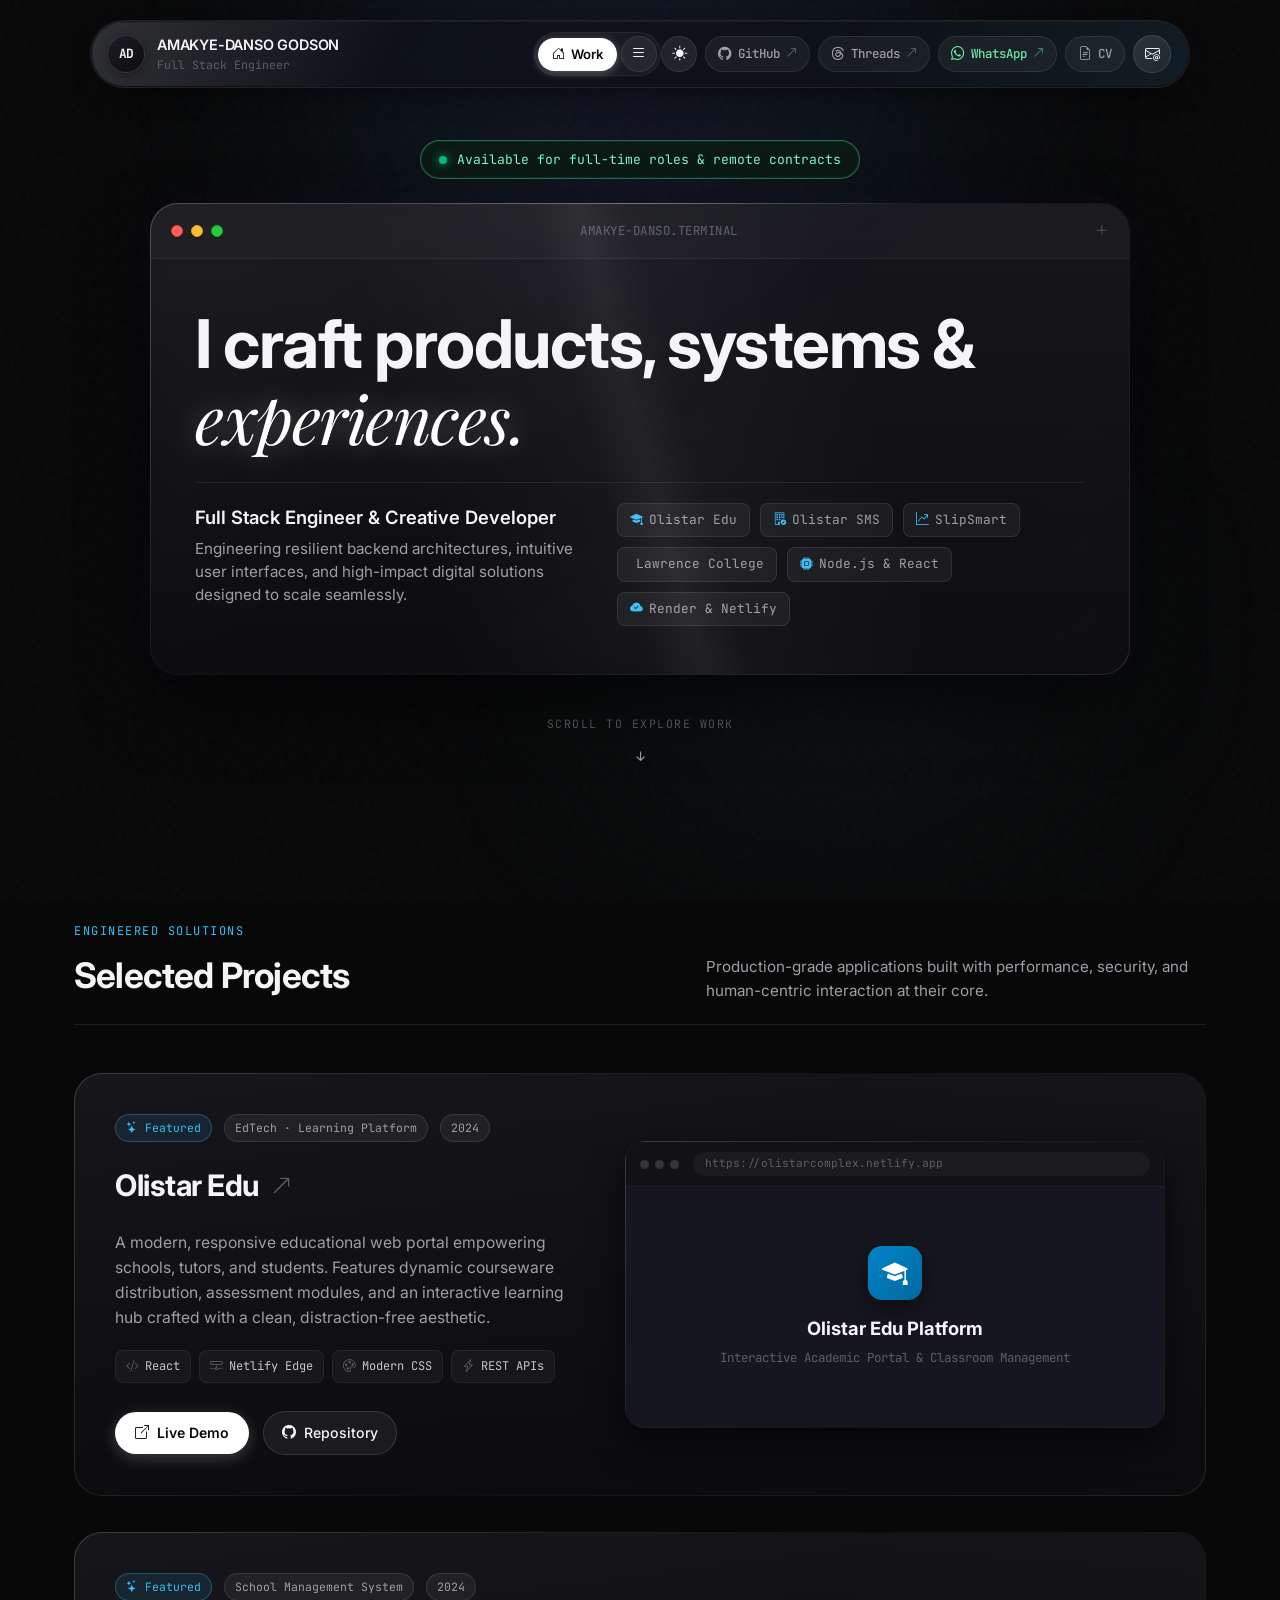
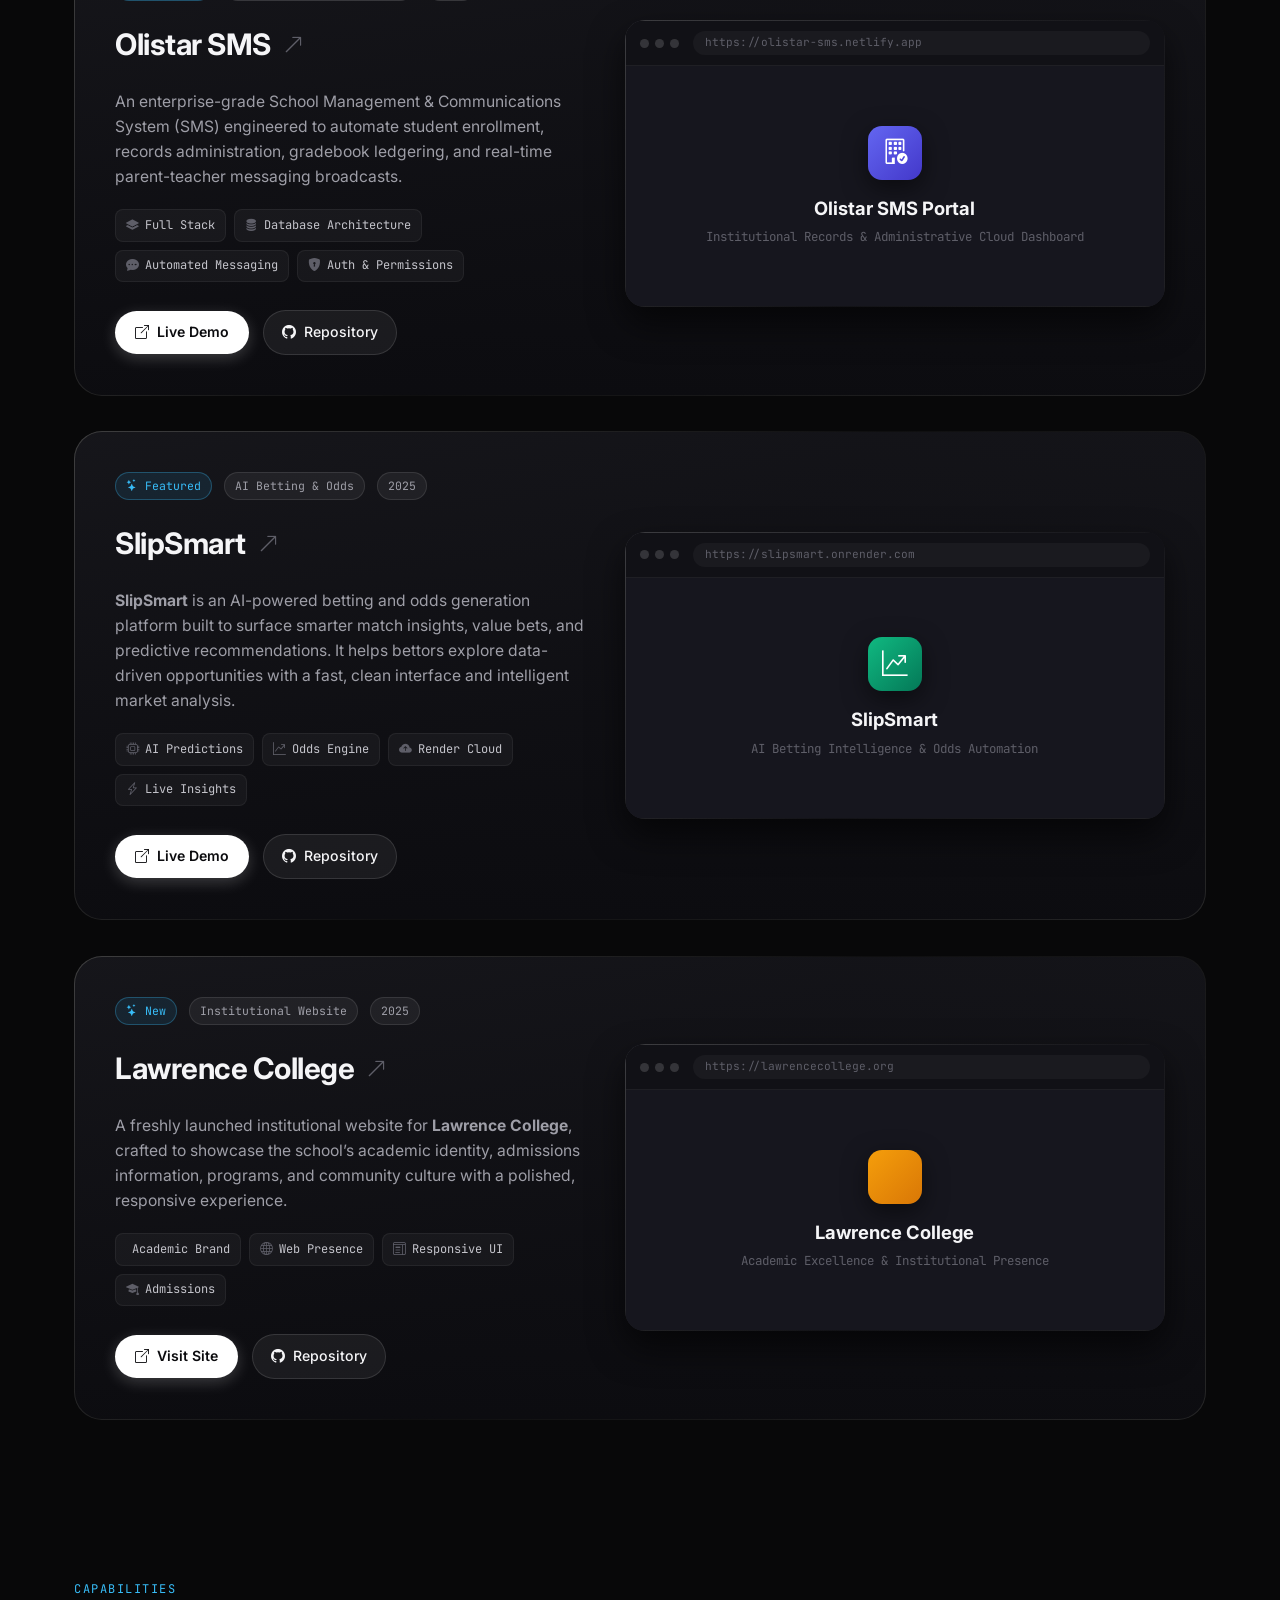
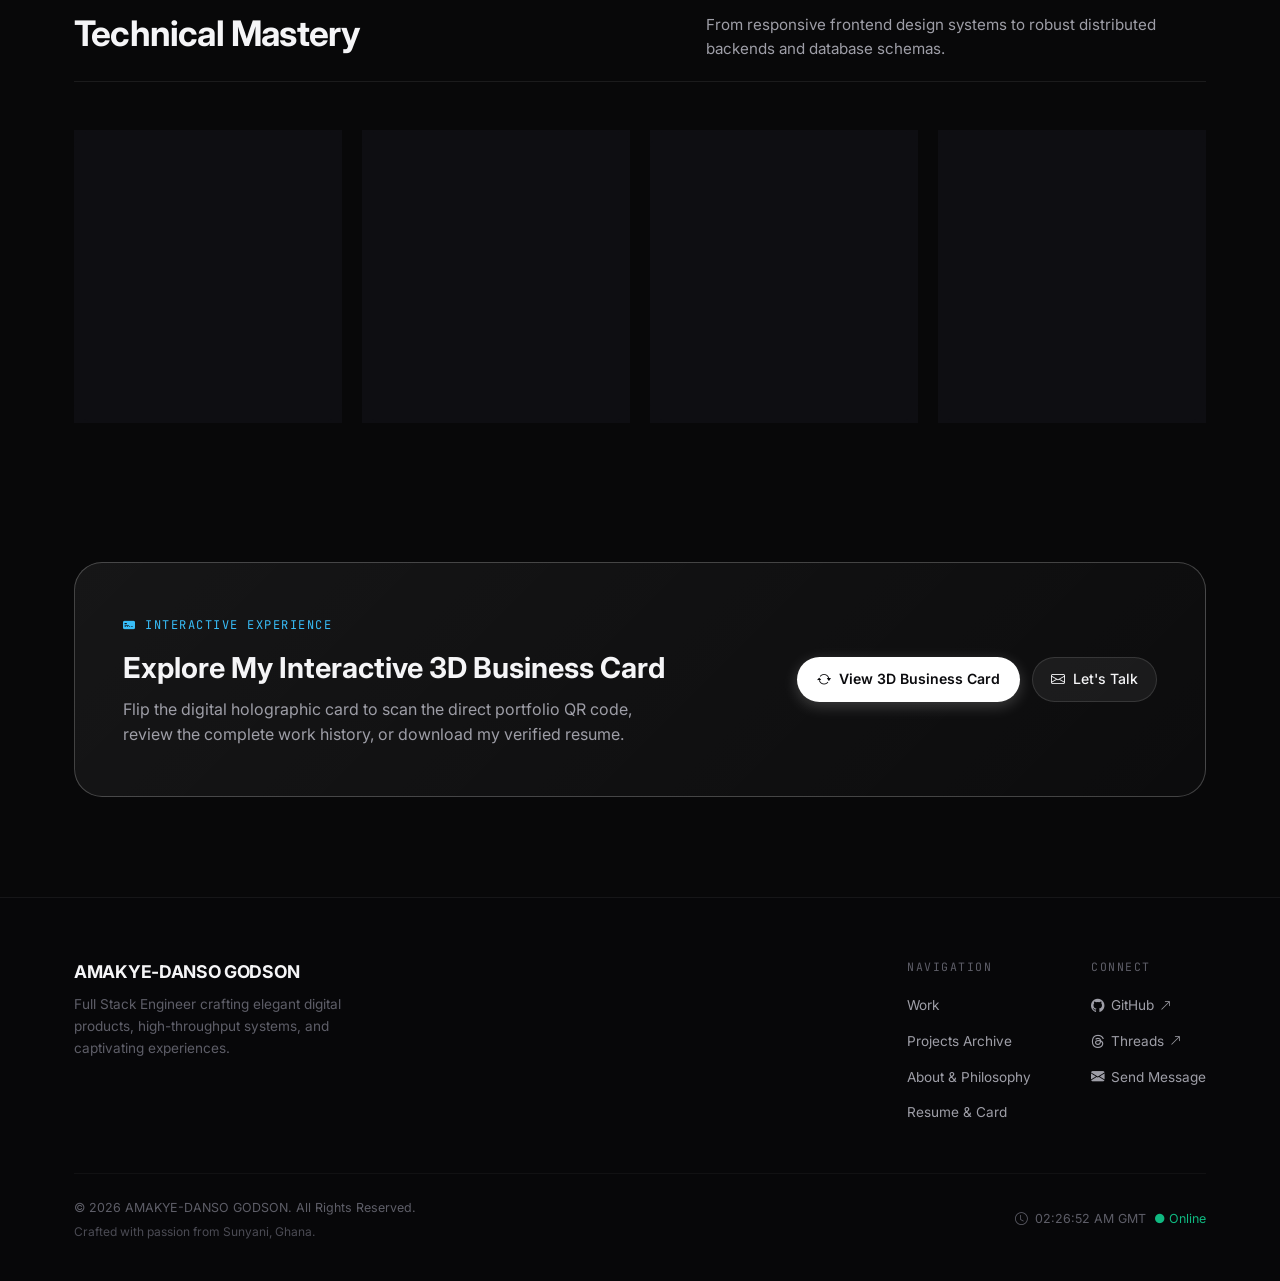
<file: index.html>
<!DOCTYPE html>
<html lang="en">
<head>
  <meta charset="UTF-8">
  <meta name="viewport" content="width=device-width, initial-scale=1.0">
  <title>AMAKYE-DANSO GODSON — Full Stack Engineer & Creative Developer</title>
  <meta name="description" content="Portfolio of Amakye-Danso Godson, Full Stack Engineer & Creative Developer. Explore featured projects: Olistar Edu, Olistar SMS, SlipSmart, Lawrence College, and scalable web solutions.">

  
  <link rel="stylesheet" href="https://cdn.jsdelivr.net/npm/bootstrap-icons@1.11.3/font/bootstrap-icons.min.css">

  
  <link rel="stylesheet" href="css/style.css">
</head>
<body>

  
  <div class="bg-ambient">
    <div class="ambient-gradient-top"></div>
    <div class="ambient-gradient-bottom"></div>
  </div>
  <div class="bg-noise"></div>

  <div class="site-wrapper">

    
    <header class="nav-fixed-container">
      <nav class="nav-bar">
        
        <a href="index.html" class="nav-left">
          <div class="nav-logo-badge">AD</div>
          <div class="nav-author-info">
            <span class="nav-author-name">AMAKYE-DANSO GODSON</span>
            <span class="nav-author-title">Full Stack Engineer</span>
          </div>
        </a>

        
        <div class="nav-center">
          <div class="nav-pill-wrapper">
            <a href="index.html" class="nav-link active"><i class="bi bi-house-door"></i> Work</a>
            <button type="button" class="desktop-menu-toggle" id="desktopMenuBtn" aria-label="Open more navigation" aria-expanded="false">
              <i class="bi bi-list"></i>
            </button>
            <div class="desktop-nav-dropdown" id="desktopNavDropdown" role="menu" aria-label="More navigation">
              <a href="projects.html" class="desktop-nav-item"><i class="bi bi-grid-fill"></i> Projects</a>
              <a href="about.html" class="desktop-nav-item"><i class="bi bi-person-fill"></i> About</a>
              <a href="resume.html" class="desktop-nav-item"><i class="bi bi-file-earmark-person"></i> Resume</a>
              <a href="contact.html" class="desktop-nav-item"><i class="bi bi-chat-left-dots"></i> Contact</a>
            </div>
          </div>
        </div>

        
        <div class="nav-right">
          <button type="button" class="theme-toggle-btn" id="themeToggleBtn" title="Toggle Light/Dark Theme" aria-label="Toggle Light/Dark Theme">
            <i class="bi bi-sun-fill"></i>
          </button>
          <a href="https://github.com/mizzlebankai" target="_blank" rel="noopener noreferrer" class="nav-chip" title="GitHub Profile">
            <i class="bi bi-github"></i>
            <span>GitHub</span>
            <i class="bi bi-arrow-up-right external-icon"></i>
          </a>
          <a href="https://www.threads.net/@godson.ad" target="_blank" rel="noopener noreferrer" class="nav-chip" title="Threads Profile">
            <i class="bi bi-threads"></i>
            <span>Threads</span>
            <i class="bi bi-arrow-up-right external-icon"></i>
          </a>
          <a href="https://wa.me/233257933174" target="_blank" rel="noopener noreferrer" class="nav-chip whatsapp-chip" title="Chat on WhatsApp">
            <i class="bi bi-whatsapp"></i>
            <span>WhatsApp</span>
            <i class="bi bi-arrow-up-right external-icon"></i>
          </a>
          <a href="resume.html" class="nav-chip" title="View Resume">
            <i class="bi bi-file-earmark-text"></i>
            <span>CV</span>
          </a>
          <a href="contact.html" class="nav-contact-btn" title="Contact Me">
            <i class="bi bi-envelope-at"></i>
          </a>
          <button class="mobile-nav-toggle" id="mobileMenuBtn" aria-label="Toggle navigation menu">
            <i class="bi bi-list"></i>
          </button>
        </div>
      </nav>
    </header>

    
    <div class="mobile-nav-drawer" id="mobileNavDrawer">
      <div style="display: flex; align-items: center; justify-content: space-between; padding: 10px 16px; background: rgba(255, 255, 255, 0.04); border-radius: var(--radius-md); margin-bottom: 4px;">
        <span style="font-size: 0.9rem; font-weight: 500; color: var(--text-secondary);"><i class="bi bi-circle-half me-2"></i> Theme Switch</span>
        <button type="button" class="theme-toggle-btn" title="Toggle Theme" aria-label="Toggle Theme">
          <i class="bi bi-sun-fill"></i>
        </button>
      </div>
      <a href="index.html" class="mobile-nav-link active">
        <span><i class="bi bi-house-door me-2"></i> Home / Work</span>
        <i class="bi bi-chevron-right"></i>
      </a>
      <a href="projects.html" class="mobile-nav-link">
        <span><i class="bi bi-grid-fill me-2"></i> Projects</span>
        <i class="bi bi-chevron-right"></i>
      </a>
      <a href="about.html" class="mobile-nav-link">
        <span><i class="bi bi-person-fill me-2"></i> About Me</span>
        <i class="bi bi-chevron-right"></i>
      </a>
      <a href="resume.html" class="mobile-nav-link">
        <span><i class="bi bi-file-earmark-person me-2"></i> Resume & Business Card</span>
        <i class="bi bi-chevron-right"></i>
      </a>
      <a href="contact.html" class="mobile-nav-link">
        <span><i class="bi bi-chat-left-dots me-2"></i> Contact</span>
        <i class="bi bi-chevron-right"></i>
      </a>
      <div style="display: flex; gap: 10px; margin-top: 8px;">
        <a href="https://github.com/mizzlebankai" target="_blank" class="btn-secondary" style="flex: 1; justify-content: center;">
          <i class="bi bi-github"></i> GitHub
        </a>
        <a href="https://www.threads.net/@godson.ad" target="_blank" class="btn-secondary" style="flex: 1; justify-content: center;">
          <i class="bi bi-threads"></i> Threads
        </a>
      </div>
    </div>

    
    <main>
      
      <section class="section-hero">
        <div class="container" style="display: flex; flex-direction: column; align-items: center;">

          
          <div class="hero-badge-container">
            <div class="status-pill">
              <span class="status-dot"></span>
              <span>Available for full-time roles & remote contracts</span>
            </div>
          </div>

          
          <div class="window-outer-shell reveal-on-scroll">
            <div class="glare-edge-top"></div>
            <div class="window-body">
              <div class="window-sheen"></div>

              
              <div class="window-titlebar">
                <div class="window-dots">
                  <span class="window-dot red"></span>
                  <span class="window-dot yellow"></span>
                  <span class="window-dot green"></span>
                </div>
                <div class="window-title">amakye-danso.terminal</div>
                <div class="window-controls">
                  <i class="bi bi-plus-lg"></i>
                </div>
              </div>

              
              <div class="window-content">
                <h1 class="hero-headline">
                  I craft products, systems & <span class="serif-italic">experiences.</span>
                </h1>

                <div class="hero-subtext-grid">
                  <div class="hero-role-block">
                    <div class="hero-role-title">Full Stack Engineer & Creative Developer</div>
                    <p class="hero-role-desc">
                      Engineering resilient backend architectures, intuitive user interfaces, and high-impact digital solutions designed to scale seamlessly.
                    </p>
                  </div>

                  <div class="hero-meta-block">
                    <div class="hero-highlights">
                      <div class="hero-tag">
                        <i class="bi bi-mortarboard-fill"></i>
                        <span>Olistar Edu</span>
                      </div>
                      <div class="hero-tag">
                        <i class="bi bi-building-check"></i>
                        <span>Olistar SMS</span>
                      </div>
                      <div class="hero-tag">
                        <i class="bi bi-graph-up-arrow"></i>
                        <span>SlipSmart</span>
                      </div>
                      <div class="hero-tag">
                        <i class="bi bi-building-columns"></i>
                        <span>Lawrence College</span>
                      </div>
                      <div class="hero-tag">
                        <i class="bi bi-cpu-fill"></i>
                        <span>Node.js & React</span>
                      </div>
                      <div class="hero-tag">
                        <i class="bi bi-cloud-check-fill"></i>
                        <span>Render & Netlify</span>
                      </div>
                    </div>
                  </div>
                </div>
              </div>
            </div>
          </div>

          
          <div class="scroll-indicator-wrap">
            <span class="scroll-text">Scroll to explore work</span>
            <i class="bi bi-arrow-down-short scroll-icon"></i>
          </div>

        </div>
      </section>

      
      <section class="section-projects" id="projects">
        <div class="container">
          <div class="section-header">
            <div class="section-title-wrap">
              <span class="section-overline">Engineered Solutions</span>
              <h2 class="section-title">Selected Projects</h2>
            </div>
            <p class="section-desc">
              Production-grade applications built with performance, security, and human-centric interaction at their core.
            </p>
          </div>

          <div class="projects-grid">

            
            <div class="project-card-outer reveal-on-scroll">
              <div class="card-ambient-bloom bloom-edu"></div>
              <div class="project-card-inner">
                <div class="project-content">
                  <div class="project-meta-row">
                    <span class="project-badge featured"><i class="bi bi-stars"></i> Featured</span>
                    <span class="project-badge">EdTech · Learning Platform</span>
                    <span class="project-badge">2024</span>
                  </div>

                  <div class="project-title-row">
                    <h3 class="project-name">Olistar Edu</h3>
                    <a href="https://olistarcomplex.netlify.app" target="_blank" rel="noopener noreferrer" class="project-arrow-icon" title="Visit Live Application">
                      <i class="bi bi-arrow-up-right"></i>
                    </a>
                  </div>

                  <p class="project-description">
                    A modern, responsive educational web portal empowering schools, tutors, and students. Features dynamic courseware distribution, assessment modules, and an interactive learning hub crafted with a clean, distraction-free aesthetic.
                  </p>

                  <div class="project-tech-stack">
                    <span class="tech-chip"><i class="bi bi-code-slash"></i> React</span>
                    <span class="tech-chip"><i class="bi bi-hdd-network"></i> Netlify Edge</span>
                    <span class="tech-chip"><i class="bi bi-palette"></i> Modern CSS</span>
                    <span class="tech-chip"><i class="bi bi-lightning-charge"></i> REST APIs</span>
                  </div>

                  <div class="project-actions">
                    <a href="https://olistarcomplex.netlify.app" target="_blank" rel="noopener noreferrer" class="btn-primary">
                      <i class="bi bi-box-arrow-up-right"></i> Live Demo
                    </a>
                    <a href="https://github.com/mizzlebankai" target="_blank" rel="noopener noreferrer" class="btn-secondary">
                      <i class="bi bi-github"></i> Repository
                    </a>
                  </div>
                </div>

                
                <div class="project-preview-mockup">
                  <div class="mockup-header">
                    <span class="mockup-dot"></span>
                    <span class="mockup-dot"></span>
                    <span class="mockup-dot"></span>
                    <div class="mockup-address-bar">https://olistarcomplex.netlify.app</div>
                  </div>
                  <div class="mockup-visual">
                    <div class="mockup-inner-hero">
                      <div class="mockup-brand-icon icon-edu">
                        <i class="bi bi-mortarboard-fill"></i>
                      </div>
                      <div class="mockup-brand-title">Olistar Edu Platform</div>
                      <div class="mockup-brand-desc">Interactive Academic Portal & Classroom Management</div>
                    </div>
                  </div>
                </div>
              </div>
            </div>

            
            <div class="project-card-outer reveal-on-scroll">
              <div class="card-ambient-bloom bloom-sms"></div>
              <div class="project-card-inner">
                <div class="project-content">
                  <div class="project-meta-row">
                    <span class="project-badge featured"><i class="bi bi-stars"></i> Featured</span>
                    <span class="project-badge">School Management System</span>
                    <span class="project-badge">2024</span>
                  </div>

                  <div class="project-title-row">
                    <h3 class="project-name">Olistar SMS</h3>
                    <a href="https://olistar-sms.netlify.app" target="_blank" rel="noopener noreferrer" class="project-arrow-icon" title="Visit Live Application">
                      <i class="bi bi-arrow-up-right"></i>
                    </a>
                  </div>

                  <p class="project-description">
                    An enterprise-grade School Management & Communications System (SMS) engineered to automate student enrollment, records administration, gradebook ledgering, and real-time parent-teacher messaging broadcasts.
                  </p>

                  <div class="project-tech-stack">
                    <span class="tech-chip"><i class="bi bi-layers-fill"></i> Full Stack</span>
                    <span class="tech-chip"><i class="bi bi-database-fill"></i> Database Architecture</span>
                    <span class="tech-chip"><i class="bi bi-chat-dots-fill"></i> Automated Messaging</span>
                    <span class="tech-chip"><i class="bi bi-shield-lock-fill"></i> Auth & Permissions</span>
                  </div>

                  <div class="project-actions">
                    <a href="https://olistar-sms.netlify.app" target="_blank" rel="noopener noreferrer" class="btn-primary">
                      <i class="bi bi-box-arrow-up-right"></i> Live Demo
                    </a>
                    <a href="https://github.com/mizzlebankai" target="_blank" rel="noopener noreferrer" class="btn-secondary">
                      <i class="bi bi-github"></i> Repository
                    </a>
                  </div>
                </div>

                
                <div class="project-preview-mockup">
                  <div class="mockup-header">
                    <span class="mockup-dot"></span>
                    <span class="mockup-dot"></span>
                    <span class="mockup-dot"></span>
                    <div class="mockup-address-bar">https://olistar-sms.netlify.app</div>
                  </div>
                  <div class="mockup-visual">
                    <div class="mockup-inner-hero">
                      <div class="mockup-brand-icon icon-sms">
                        <i class="bi bi-building-check"></i>
                      </div>
                      <div class="mockup-brand-title">Olistar SMS Portal</div>
                      <div class="mockup-brand-desc">Institutional Records & Administrative Cloud Dashboard</div>
                    </div>
                  </div>
                </div>
              </div>
            </div>

            
            <div class="project-card-outer reveal-on-scroll">
              <div class="card-ambient-bloom bloom-slipsmart"></div>
              <div class="project-card-inner">
                <div class="project-content">
                  <div class="project-meta-row">
                    <span class="project-badge featured"><i class="bi bi-stars"></i> Featured</span>
                    <span class="project-badge">AI Betting & Odds</span>
                    <span class="project-badge">2025</span>
                  </div>

                  <div class="project-title-row">
                    <h3 class="project-name">SlipSmart</h3>
                    <a href="https://slipsmart.onrender.com" target="_blank" rel="noopener noreferrer" class="project-arrow-icon" title="Visit Live Application">
                      <i class="bi bi-arrow-up-right"></i>
                    </a>
                  </div>

                  <p class="project-description">
                    <strong>SlipSmart</strong> is an AI-powered betting and odds generation platform built to surface smarter match insights, value bets, and predictive recommendations. It helps bettors explore data-driven opportunities with a fast, clean interface and intelligent market analysis.
                  </p>

                  <div class="project-tech-stack">
                    <span class="tech-chip"><i class="bi bi-cpu"></i> AI Predictions</span>
                    <span class="tech-chip"><i class="bi bi-graph-up-arrow"></i> Odds Engine</span>
                    <span class="tech-chip"><i class="bi bi-cloud-arrow-up-fill"></i> Render Cloud</span>
                    <span class="tech-chip"><i class="bi bi-lightning-charge"></i> Live Insights</span>
                  </div>

                  <div class="project-actions">
                    <a href="https://slipsmart.onrender.com" target="_blank" rel="noopener noreferrer" class="btn-primary">
                      <i class="bi bi-box-arrow-up-right"></i> Live Demo
                    </a>
                    <a href="https://github.com/mizzlebankai" target="_blank" rel="noopener noreferrer" class="btn-secondary">
                      <i class="bi bi-github"></i> Repository
                    </a>
                  </div>
                </div>

                
                <div class="project-preview-mockup">
                  <div class="mockup-header">
                    <span class="mockup-dot"></span>
                    <span class="mockup-dot"></span>
                    <span class="mockup-dot"></span>
                    <div class="mockup-address-bar">https://slipsmart.onrender.com</div>
                  </div>
                  <div class="mockup-visual">
                    <div class="mockup-inner-hero">
                      <div class="mockup-brand-icon icon-slipsmart">
                        <i class="bi bi-graph-up-arrow"></i>
                      </div>
                      <div class="mockup-brand-title">SlipSmart</div>
                      <div class="mockup-brand-desc">AI Betting Intelligence & Odds Automation</div>
                    </div>
                  </div>
                </div>
              </div>
            </div>

            <div class="project-card-outer reveal-on-scroll">
              <div class="card-ambient-bloom bloom-lawrence"></div>
              <div class="project-card-inner">
                <div class="project-content">
                  <div class="project-meta-row">
                    <span class="project-badge featured"><i class="bi bi-stars"></i> New</span>
                    <span class="project-badge">Institutional Website</span>
                    <span class="project-badge">2025</span>
                  </div>

                  <div class="project-title-row">
                    <h3 class="project-name">Lawrence College</h3>
                    <a href="https://lawrencecollege.org" target="_blank" rel="noopener noreferrer" class="project-arrow-icon" title="Visit Lawrence College">
                      <i class="bi bi-arrow-up-right"></i>
                    </a>
                  </div>

                  <p class="project-description">
                    A freshly launched institutional website for <strong>Lawrence College</strong>, crafted to showcase the school’s academic identity, admissions information, programs, and community culture with a polished, responsive experience.
                  </p>

                  <div class="project-tech-stack">
                    <span class="tech-chip"><i class="bi bi-building-columns"></i> Academic Brand</span>
                    <span class="tech-chip"><i class="bi bi-globe"></i> Web Presence</span>
                    <span class="tech-chip"><i class="bi bi-layout-text-window"></i> Responsive UI</span>
                    <span class="tech-chip"><i class="bi bi-mortarboard-fill"></i> Admissions</span>
                  </div>

                  <div class="project-actions">
                    <a href="https://lawrencecollege.org" target="_blank" rel="noopener noreferrer" class="btn-primary">
                      <i class="bi bi-box-arrow-up-right"></i> Visit Site
                    </a>
                    <a href="https://github.com/mizzlebankai" target="_blank" rel="noopener noreferrer" class="btn-secondary">
                      <i class="bi bi-github"></i> Repository
                    </a>
                  </div>
                </div>

                
                <div class="project-preview-mockup">
                  <div class="mockup-header">
                    <span class="mockup-dot"></span>
                    <span class="mockup-dot"></span>
                    <span class="mockup-dot"></span>
                    <div class="mockup-address-bar">https://lawrencecollege.org</div>
                  </div>
                  <div class="mockup-visual">
                    <div class="mockup-inner-hero">
                      <div class="mockup-brand-icon icon-lawrence">
                        <i class="bi bi-building-columns"></i>
                      </div>
                      <div class="mockup-brand-title">Lawrence College</div>
                      <div class="mockup-brand-desc">Academic Excellence & Institutional Presence</div>
                    </div>
                  </div>
                </div>
              </div>
            </div>

          </div>
        </div>
      </section>

      
      <section class="section-stack">
        <div class="container">
          <div class="section-header">
            <div class="section-title-wrap">
              <span class="section-overline">Capabilities</span>
              <h2 class="section-title">Technical Mastery</h2>
            </div>
            <p class="section-desc">
              From responsive frontend design systems to robust distributed backends and database schemas.
            </p>
          </div>

          <div class="stack-grid">
            <div class="stack-card">
              <i class="bi bi-window-desktop stack-card-icon"></i>
              <h3 class="stack-card-title">Frontend Engineering</h3>
              <p class="stack-card-desc">Creating reactive, ultra-fast user experiences with clean component architecture.</p>
              <div class="stack-tags">
                <span class="stack-pill">React</span>
                <span class="stack-pill">JavaScript (ES6+)</span>
                <span class="stack-pill">HTML5/CSS3</span>
                <span class="stack-pill">Tailwind CSS</span>
                <span class="stack-pill">Bootstrap</span>
              </div>
            </div>

            <div class="stack-card">
              <i class="bi bi-terminal-split stack-card-icon"></i>
              <h3 class="stack-card-title">Backend Architecture</h3>
              <p class="stack-card-desc">Building resilient REST APIs, microservices, and server-side automation logic.</p>
              <div class="stack-tags">
                <span class="stack-pill">Node.js</span>
                <span class="stack-pill">Express</span>
                <span class="stack-pill">RESTful APIs</span>
                <span class="stack-pill">Auth & JWT</span>
                <span class="stack-pill">Middleware</span>
              </div>
            </div>

            <div class="stack-card">
              <i class="bi bi-database-check stack-card-icon"></i>
              <h3 class="stack-card-title">Databases & Storage</h3>
              <p class="stack-card-desc">Structuring relational & NoSQL data pipelines optimized for throughput and integrity.</p>
              <div class="stack-tags">
                <span class="stack-pill">PostgreSQL</span>
                <span class="stack-pill">MongoDB</span>
                <span class="stack-pill">MySQL</span>
                <span class="stack-pill">ORM / Query Design</span>
              </div>
            </div>

            <div class="stack-card">
              <i class="bi bi-cloud-check stack-card-icon"></i>
              <h3 class="stack-card-title">Cloud & Deployment</h3>
              <p class="stack-card-desc">Continuous integration, containerized deployments, and zero-downtime hosting.</p>
              <div class="stack-tags">
                <span class="stack-pill">Render</span>
                <span class="stack-pill">Netlify</span>
                <span class="stack-pill">Git / GitHub</span>
                <span class="stack-pill">CI/CD Pipelines</span>
              </div>
            </div>
          </div>
        </div>
      </section>

      
      <section style="padding: 40px 0 100px;">
        <div class="container">
          <div style="padding: 48px; border-radius: var(--radius-xl); background: linear-gradient(135deg, rgba(255,255,255,0.06) 0%, rgba(255,255,255,0.02) 100%); border: 1px solid var(--border-highlight); display: flex; align-items: center; justify-content: space-between; flex-wrap: wrap; gap: 24px;">
            <div>
              <span class="section-overline"><i class="bi bi-credit-card-2-front-fill me-1"></i> Interactive Experience</span>
              <h3 style="font-size: 1.8rem; margin: 8px 0 6px; font-weight: 700;">Explore My Interactive 3D Business Card</h3>
              <p style="color: var(--text-secondary); max-width: 540px;">
                Flip the digital holographic card to scan the direct portfolio QR code, review the complete work history, or download my verified resume.
              </p>
            </div>
            <div style="display: flex; gap: 12px; flex-wrap: wrap;">
              <a href="resume.html" class="btn-primary">
                <i class="bi bi-arrow-repeat"></i> View 3D Business Card
              </a>
              <a href="contact.html" class="btn-secondary">
                <i class="bi bi-envelope"></i> Let's Talk
              </a>
            </div>
          </div>
        </div>
      </section>
    </main>

    
    <footer class="site-footer">
      <div class="container">
        <div class="footer-top">
          <div class="footer-brand">
            <div class="footer-logo">AMAKYE-DANSO GODSON</div>
            <p class="footer-tagline">
              Full Stack Engineer crafting elegant digital products, high-throughput systems, and captivating experiences.
            </p>
          </div>

          <div class="footer-links-grid">
            <div>
              <div class="footer-col-title">Navigation</div>
              <ul class="footer-nav-list">
                <li><a href="index.html" class="footer-nav-link">Work</a></li>
                <li><a href="projects.html" class="footer-nav-link">Projects Archive</a></li>
                <li><a href="about.html" class="footer-nav-link">About & Philosophy</a></li>
                <li><a href="resume.html" class="footer-nav-link">Resume & Card</a></li>
              </ul>
            </div>

            <div>
              <div class="footer-col-title">Connect</div>
              <ul class="footer-nav-list">
                <li>
                  <a href="https://github.com/mizzlebankai" target="_blank" rel="noopener noreferrer" class="footer-nav-link">
                    <i class="bi bi-github"></i> GitHub <i class="bi bi-arrow-up-right" style="font-size: 0.7rem;"></i>
                  </a>
                </li>
                <li>
                  <a href="https://www.threads.net/@godson.ad" target="_blank" rel="noopener noreferrer" class="footer-nav-link">
                    <i class="bi bi-threads"></i> Threads <i class="bi bi-arrow-up-right" style="font-size: 0.7rem;"></i>
                  </a>
                </li>
                <li>
                  <a href="contact.html" class="footer-nav-link">
                    <i class="bi bi-envelope-fill"></i> Send Message
                  </a>
                </li>
              </ul>
            </div>
          </div>
        </div>

        <div class="footer-bottom">
          <div class="footer-bottom-left">
            <div>© 2026 AMAKYE-DANSO GODSON. All Rights Reserved.</div>
            <div class="footer-witty">Crafted with passion from Sunyani, Ghana.</div>
          </div>
          <div style="display: flex; align-items: center; gap: 8px;">
            <i class="bi bi-clock"></i>
            <span id="localClock">--:--:-- GMT</span>
            <span style="color: var(--accent-emerald);">● Online</span>
          </div>
        </div>
      </div>
    </footer>

    
    <div class="toast-notice" id="toastNotice">Copied to clipboard!</div>

  </div>

  
  <script src="js/main.js"></script>
</body>
</html>
</file>
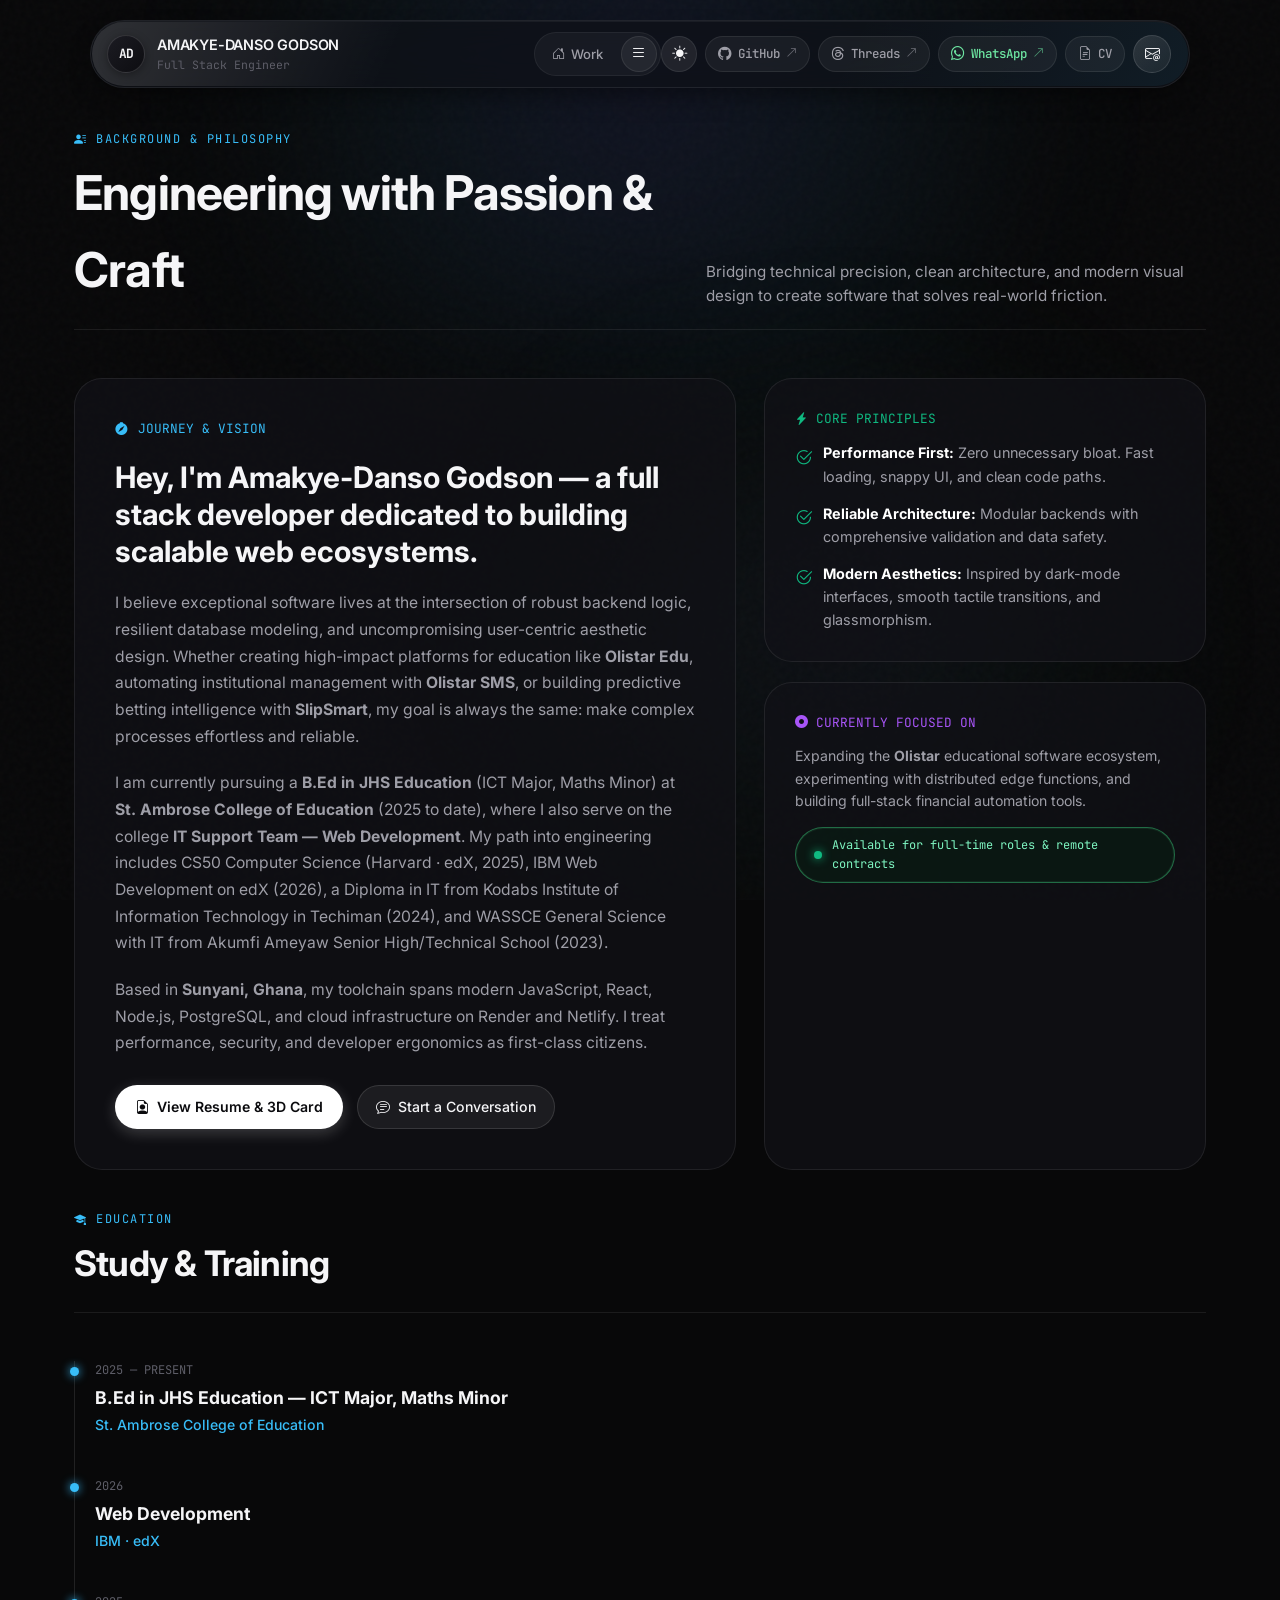
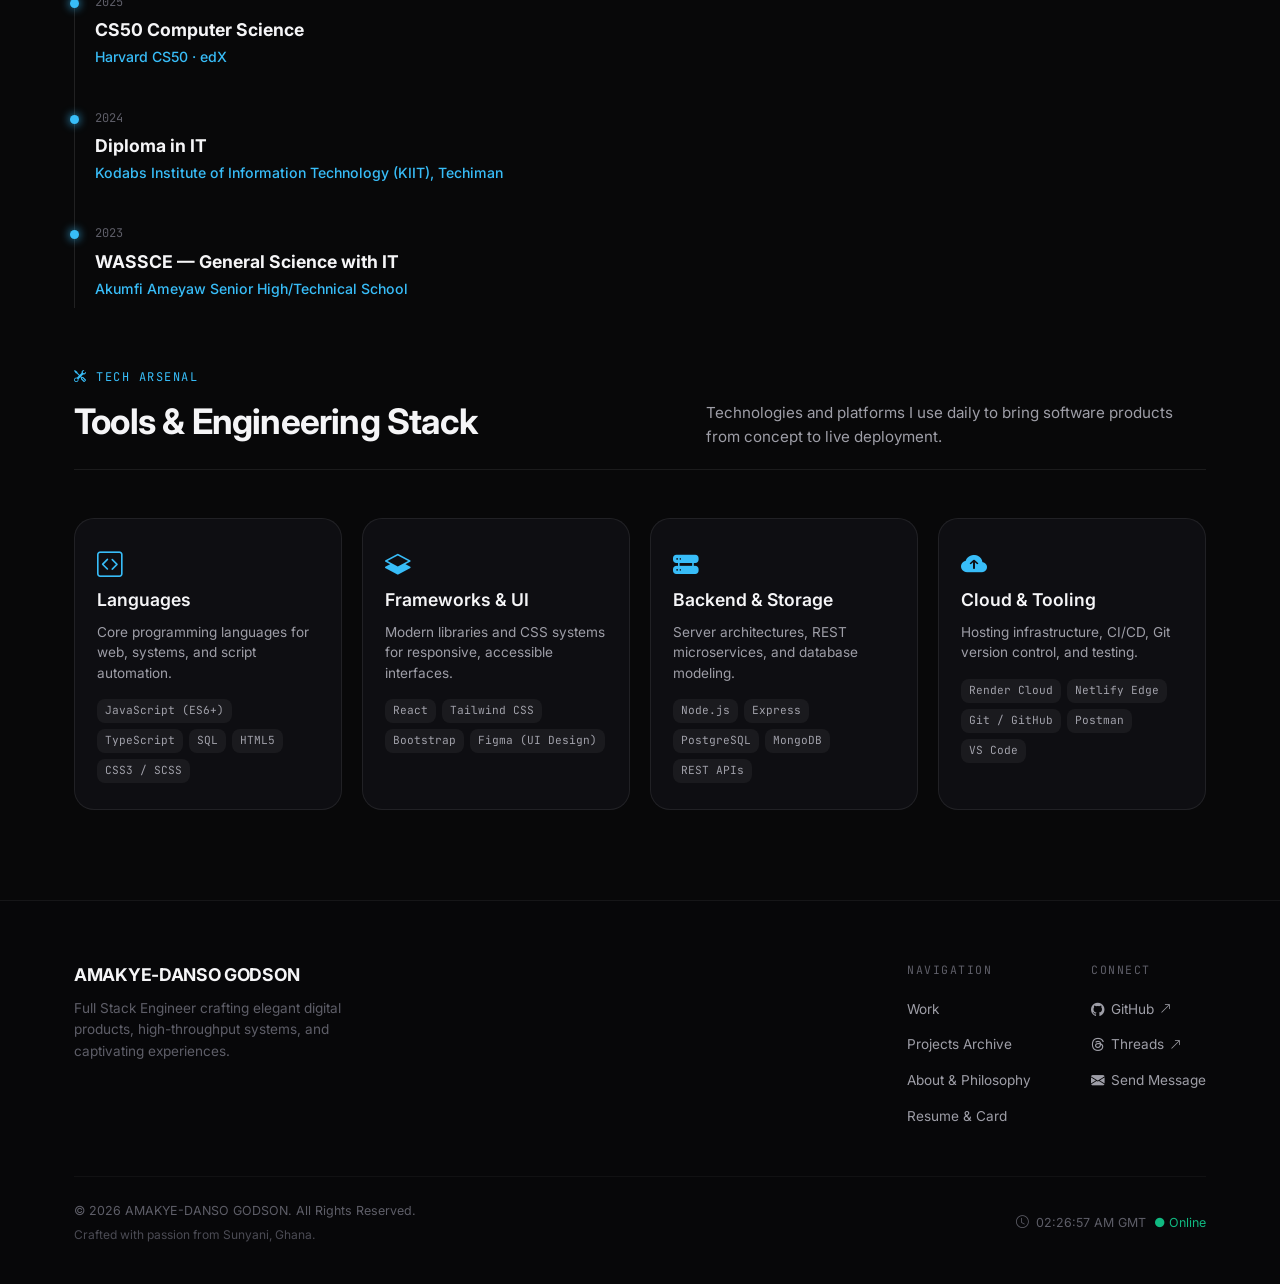
<file: about.html>
<!DOCTYPE html>
<html lang="en">
<head>
  <meta charset="UTF-8">
  <meta name="viewport" content="width=device-width, initial-scale=1.0">
  <title>About & Info — AMAKYE-DANSO GODSON</title>
  <meta name="description" content="Learn more about Amakye-Danso Godson, Full Stack Engineer & Creative Developer. Engineering philosophy, journey, tech stack, and background.">

  
  <link rel="stylesheet" href="https://cdn.jsdelivr.net/npm/bootstrap-icons@1.11.3/font/bootstrap-icons.min.css">

  
  <link rel="stylesheet" href="css/style.css">
</head>
<body>

  
  <div class="bg-ambient">
    <div class="ambient-gradient-top"></div>
    <div class="ambient-gradient-bottom"></div>
  </div>
  <div class="bg-noise"></div>

  <div class="site-wrapper">

    
    <header class="nav-fixed-container">
      <nav class="nav-bar">
        <a href="index.html" class="nav-left">
          <div class="nav-logo-badge">AD</div>
          <div class="nav-author-info">
            <span class="nav-author-name">AMAKYE-DANSO GODSON</span>
            <span class="nav-author-title">Full Stack Engineer</span>
          </div>
        </a>

        <div class="nav-center">
          <div class="nav-pill-wrapper">
            <a href="index.html" class="nav-link"><i class="bi bi-house-door"></i> Work</a>
            <button type="button" class="desktop-menu-toggle" id="desktopMenuBtn" aria-label="Open more navigation" aria-expanded="false">
              <i class="bi bi-list"></i>
            </button>
            <div class="desktop-nav-dropdown" id="desktopNavDropdown" role="menu" aria-label="More navigation">
              <a href="projects.html" class="desktop-nav-item"><i class="bi bi-grid-fill"></i> Projects</a>
              <a href="about.html" class="desktop-nav-item active"><i class="bi bi-person-fill"></i> About</a>
              <a href="resume.html" class="desktop-nav-item"><i class="bi bi-file-earmark-person"></i> Resume</a>
              <a href="contact.html" class="desktop-nav-item"><i class="bi bi-chat-left-dots"></i> Contact</a>
            </div>
          </div>
        </div>

        <div class="nav-right">
          <button type="button" class="theme-toggle-btn" id="themeToggleBtn" title="Toggle Light/Dark Theme" aria-label="Toggle Light/Dark Theme">
            <i class="bi bi-sun-fill"></i>
          </button>
          <a href="https://github.com/mizzlebankai" target="_blank" rel="noopener noreferrer" class="nav-chip">
            <i class="bi bi-github"></i>
            <span>GitHub</span>
            <i class="bi bi-arrow-up-right external-icon"></i>
          </a>
          <a href="https://www.threads.net/@godson.ad" target="_blank" rel="noopener noreferrer" class="nav-chip">
            <i class="bi bi-threads"></i>
            <span>Threads</span>
            <i class="bi bi-arrow-up-right external-icon"></i>
          </a>
          <a href="https://wa.me/233257933174" target="_blank" rel="noopener noreferrer" class="nav-chip whatsapp-chip" title="Chat on WhatsApp">
            <i class="bi bi-whatsapp"></i>
            <span>WhatsApp</span>
            <i class="bi bi-arrow-up-right external-icon"></i>
          </a>
          <a href="resume.html" class="nav-chip">
            <i class="bi bi-file-earmark-text"></i>
            <span>CV</span>
          </a>
          <a href="contact.html" class="nav-contact-btn" title="Contact Me">
            <i class="bi bi-envelope-at"></i>
          </a>
          <button class="mobile-nav-toggle" id="mobileMenuBtn" aria-label="Toggle navigation menu">
            <i class="bi bi-list"></i>
          </button>
        </div>
      </nav>
    </header>

    
    <div class="mobile-nav-drawer" id="mobileNavDrawer">
      <div style="display: flex; align-items: center; justify-content: space-between; padding: 10px 16px; background: rgba(255, 255, 255, 0.04); border-radius: var(--radius-md); margin-bottom: 4px;">
        <span style="font-size: 0.9rem; font-weight: 500; color: var(--text-secondary);"><i class="bi bi-circle-half me-2"></i> Theme Switch</span>
        <button type="button" class="theme-toggle-btn" title="Toggle Theme" aria-label="Toggle Theme">
          <i class="bi bi-sun-fill"></i>
        </button>
      </div>
      <a href="index.html" class="mobile-nav-link">
        <span><i class="bi bi-house-door me-2"></i> Home / Work</span>
        <i class="bi bi-chevron-right"></i>
      </a>
      <a href="projects.html" class="mobile-nav-link">
        <span><i class="bi bi-grid-fill me-2"></i> Projects</span>
        <i class="bi bi-chevron-right"></i>
      </a>
      <a href="about.html" class="mobile-nav-link active">
        <span><i class="bi bi-person-fill me-2"></i> About Me</span>
        <i class="bi bi-chevron-right"></i>
      </a>
      <a href="resume.html" class="mobile-nav-link">
        <span><i class="bi bi-file-earmark-person me-2"></i> Resume & Business Card</span>
        <i class="bi bi-chevron-right"></i>
      </a>
      <a href="contact.html" class="mobile-nav-link">
        <span><i class="bi bi-chat-left-dots me-2"></i> Contact</span>
        <i class="bi bi-chevron-right"></i>
      </a>
    </div>

    
    <main style="padding-top: 130px; padding-bottom: 90px;">
      <div class="container">

        
        <div class="section-header">
          <div class="section-title-wrap">
            <span class="section-overline"><i class="bi bi-person-lines-fill me-1"></i> Background & Philosophy</span>
            <h1 class="section-title" style="font-size: clamp(2.2rem, 4vw, 3rem);">Engineering with Passion & Craft</h1>
          </div>
          <p class="section-desc">
            Bridging technical precision, clean architecture, and modern visual design to create software that solves real-world friction.
          </p>
        </div>

        
        <div class="reveal-on-scroll" style="display: grid; grid-template-columns: 1.2fr 0.8fr; gap: 28px; margin-bottom: 40px;">

          
          <div style="padding: 40px; border-radius: var(--radius-xl); background: rgba(18, 18, 24, 0.7); border: 1px solid var(--border-subtle); backdrop-filter: blur(16px); display: flex; flex-direction: column; gap: 20px;">
            <div style="display: flex; align-items: center; gap: 10px; color: var(--accent-blue); font-family: var(--font-mono); font-size: 0.8rem; text-transform: uppercase;">
              <i class="bi bi-compass-fill"></i> Journey & Vision
            </div>

            <h2 style="font-size: 1.85rem; font-weight: 700; line-height: 1.25; color: var(--text-primary);">
              Hey, I'm Amakye-Danso Godson — a full stack developer dedicated to building scalable web ecosystems.
            </h2>

            <p style="font-size: 0.98rem; color: var(--text-secondary); line-height: 1.7;">
              I believe exceptional software lives at the intersection of robust backend logic, resilient database modeling, and uncompromising user-centric aesthetic design. Whether creating high-impact platforms for education like <strong>Olistar Edu</strong>, automating institutional management with <strong>Olistar SMS</strong>, or building predictive betting intelligence with <strong>SlipSmart</strong>, my goal is always the same: make complex processes effortless and reliable.
            </p>

            <p style="font-size: 0.98rem; color: var(--text-secondary); line-height: 1.7;">
              I am currently pursuing a <strong>B.Ed in JHS Education</strong> (ICT Major, Maths Minor) at <strong>St. Ambrose College of Education</strong> (2025 to date), where I also serve on the college <strong>IT Support Team — Web Development</strong>. My path into engineering includes CS50 Computer Science (Harvard · edX, 2025), IBM Web Development on edX (2026), a Diploma in IT from Kodabs Institute of Information Technology in Techiman (2024), and WASSCE General Science with IT from Akumfi Ameyaw Senior High/Technical School (2023).
            </p>

            <p style="font-size: 0.98rem; color: var(--text-secondary); line-height: 1.7;">
              Based in <strong>Sunyani, Ghana</strong>, my toolchain spans modern JavaScript, React, Node.js, PostgreSQL, and cloud infrastructure on Render and Netlify. I treat performance, security, and developer ergonomics as first-class citizens.
            </p>

            <div style="display: flex; gap: 14px; margin-top: 8px; flex-wrap: wrap;">
              <a href="resume.html" class="btn-primary">
                <i class="bi bi-file-earmark-person"></i> View Resume & 3D Card
              </a>
              <a href="contact.html" class="btn-secondary">
                <i class="bi bi-chat-text"></i> Start a Conversation
              </a>
            </div>
          </div>

          
          <div style="display: flex; flex-direction: column; gap: 20px;">

            
            <div style="padding: 30px; border-radius: var(--radius-xl); background: rgba(18, 18, 24, 0.7); border: 1px solid var(--border-subtle); backdrop-filter: blur(16px);">
              <div style="color: var(--accent-emerald); font-family: var(--font-mono); font-size: 0.8rem; text-transform: uppercase; margin-bottom: 12px;">
                <i class="bi bi-lightning-charge-fill me-1"></i> Core Principles
              </div>
              <ul style="list-style: none; display: flex; flex-direction: column; gap: 14px;">
                <li style="display: flex; align-items: flex-start; gap: 10px; font-size: 0.9rem; color: var(--text-secondary);">
                  <i class="bi bi-check2-circle" style="color: var(--accent-emerald); font-size: 1.1rem; margin-top: 2px;"></i>
                  <div><strong style="color: #fff;">Performance First:</strong> Zero unnecessary bloat. Fast loading, snappy UI, and clean code paths.</div>
                </li>
                <li style="display: flex; align-items: flex-start; gap: 10px; font-size: 0.9rem; color: var(--text-secondary);">
                  <i class="bi bi-check2-circle" style="color: var(--accent-emerald); font-size: 1.1rem; margin-top: 2px;"></i>
                  <div><strong style="color: #fff;">Reliable Architecture:</strong> Modular backends with comprehensive validation and data safety.</div>
                </li>
                <li style="display: flex; align-items: flex-start; gap: 10px; font-size: 0.9rem; color: var(--text-secondary);">
                  <i class="bi bi-check2-circle" style="color: var(--accent-emerald); font-size: 1.1rem; margin-top: 2px;"></i>
                  <div><strong style="color: #fff;">Modern Aesthetics:</strong> Inspired by dark-mode interfaces, smooth tactile transitions, and glassmorphism.</div>
                </li>
              </ul>
            </div>

            
            <div style="padding: 30px; border-radius: var(--radius-xl); background: rgba(18, 18, 24, 0.7); border: 1px solid var(--border-subtle); backdrop-filter: blur(16px); flex-grow: 1;">
              <div style="color: var(--accent-purple); font-family: var(--font-mono); font-size: 0.8rem; text-transform: uppercase; margin-bottom: 12px;">
                <i class="bi bi-record-circle-fill me-1"></i> Currently Focused On
              </div>
              <p style="font-size: 0.88rem; color: var(--text-secondary); line-height: 1.6; margin-bottom: 14px;">
                Expanding the <strong>Olistar</strong> educational software ecosystem, experimenting with distributed edge functions, and building full-stack financial automation tools.
              </p>
              <div class="status-pill" style="font-size: 0.75rem;">
                <span class="status-dot"></span>
                <span>Available for full-time roles & remote contracts</span>
              </div>
            </div>

          </div>
        </div>

        
        <div style="margin-top: 20px; margin-bottom: 20px;">
          <div class="section-header">
            <div class="section-title-wrap">
              <span class="section-overline"><i class="bi bi-mortarboard-fill me-1"></i> Education</span>
              <h2 class="section-title">Study &amp; Training</h2>
            </div>
          </div>
          <div class="timeline-list reveal-on-scroll" style="max-width: 920px;">
            <div class="timeline-item">
              <span class="timeline-node"></span>
              <div class="timeline-period">2025 — PRESENT</div>
              <h3 class="timeline-role">B.Ed in JHS Education — ICT Major, Maths Minor</h3>
              <div class="timeline-organization">St. Ambrose College of Education</div>
            </div>
            <div class="timeline-item">
              <span class="timeline-node"></span>
              <div class="timeline-period">2026</div>
              <h3 class="timeline-role">Web Development</h3>
              <div class="timeline-organization">IBM · edX</div>
            </div>
            <div class="timeline-item">
              <span class="timeline-node"></span>
              <div class="timeline-period">2025</div>
              <h3 class="timeline-role">CS50 Computer Science</h3>
              <div class="timeline-organization">Harvard CS50 · edX</div>
            </div>
            <div class="timeline-item">
              <span class="timeline-node"></span>
              <div class="timeline-period">2024</div>
              <h3 class="timeline-role">Diploma in IT</h3>
              <div class="timeline-organization">Kodabs Institute of Information Technology (KIIT), Techiman</div>
            </div>
            <div class="timeline-item">
              <span class="timeline-node"></span>
              <div class="timeline-period">2023</div>
              <h3 class="timeline-role">WASSCE — General Science with IT</h3>
              <div class="timeline-organization">Akumfi Ameyaw Senior High/Technical School</div>
            </div>
          </div>
        </div>

        
        <div style="margin-top: 60px;">
          <div class="section-header">
            <div class="section-title-wrap">
              <span class="section-overline"><i class="bi bi-tools me-1"></i> Tech Arsenal</span>
              <h2 class="section-title">Tools & Engineering Stack</h2>
            </div>
            <p class="section-desc">Technologies and platforms I use daily to bring software products from concept to live deployment.</p>
          </div>

          <div class="stack-grid reveal-on-scroll">
            <div class="stack-card">
              <i class="bi bi-code-square stack-card-icon"></i>
              <h3 class="stack-card-title">Languages</h3>
              <p class="stack-card-desc">Core programming languages for web, systems, and script automation.</p>
              <div class="stack-tags">
                <span class="stack-pill">JavaScript (ES6+)</span>
                <span class="stack-pill">TypeScript</span>
                <span class="stack-pill">SQL</span>
                <span class="stack-pill">HTML5</span>
                <span class="stack-pill">CSS3 / SCSS</span>
              </div>
            </div>

            <div class="stack-card">
              <i class="bi bi-layers-half stack-card-icon"></i>
              <h3 class="stack-card-title">Frameworks & UI</h3>
              <p class="stack-card-desc">Modern libraries and CSS systems for responsive, accessible interfaces.</p>
              <div class="stack-tags">
                <span class="stack-pill">React</span>
                <span class="stack-pill">Tailwind CSS</span>
                <span class="stack-pill">Bootstrap</span>
                <span class="stack-pill">Figma (UI Design)</span>
              </div>
            </div>

            <div class="stack-card">
              <i class="bi bi-hdd-rack-fill stack-card-icon"></i>
              <h3 class="stack-card-title">Backend & Storage</h3>
              <p class="stack-card-desc">Server architectures, REST microservices, and database modeling.</p>
              <div class="stack-tags">
                <span class="stack-pill">Node.js</span>
                <span class="stack-pill">Express</span>
                <span class="stack-pill">PostgreSQL</span>
                <span class="stack-pill">MongoDB</span>
                <span class="stack-pill">REST APIs</span>
              </div>
            </div>

            <div class="stack-card">
              <i class="bi bi-cloud-arrow-up-fill stack-card-icon"></i>
              <h3 class="stack-card-title">Cloud & Tooling</h3>
              <p class="stack-card-desc">Hosting infrastructure, CI/CD, Git version control, and testing.</p>
              <div class="stack-tags">
                <span class="stack-pill">Render Cloud</span>
                <span class="stack-pill">Netlify Edge</span>
                <span class="stack-pill">Git / GitHub</span>
                <span class="stack-pill">Postman</span>
                <span class="stack-pill">VS Code</span>
              </div>
            </div>
          </div>
        </div>

      </div>
    </main>

    
    <footer class="site-footer">
      <div class="container">
        <div class="footer-top">
          <div class="footer-brand">
            <div class="footer-logo">AMAKYE-DANSO GODSON</div>
            <p class="footer-tagline">
              Full Stack Engineer crafting elegant digital products, high-throughput systems, and captivating experiences.
            </p>
          </div>

          <div class="footer-links-grid">
            <div>
              <div class="footer-col-title">Navigation</div>
              <ul class="footer-nav-list">
                <li><a href="index.html" class="footer-nav-link">Work</a></li>
                <li><a href="projects.html" class="footer-nav-link">Projects Archive</a></li>
                <li><a href="about.html" class="footer-nav-link">About & Philosophy</a></li>
                <li><a href="resume.html" class="footer-nav-link">Resume & Card</a></li>
              </ul>
            </div>

            <div>
              <div class="footer-col-title">Connect</div>
              <ul class="footer-nav-list">
                <li>
                  <a href="https://github.com/mizzlebankai" target="_blank" rel="noopener noreferrer" class="footer-nav-link">
                    <i class="bi bi-github"></i> GitHub <i class="bi bi-arrow-up-right" style="font-size: 0.7rem;"></i>
                  </a>
                </li>
                <li>
                  <a href="https://www.threads.net/@godson.ad" target="_blank" rel="noopener noreferrer" class="footer-nav-link">
                    <i class="bi bi-threads"></i> Threads <i class="bi bi-arrow-up-right" style="font-size: 0.7rem;"></i>
                  </a>
                </li>
                <li>
                  <a href="contact.html" class="footer-nav-link">
                    <i class="bi bi-envelope-fill"></i> Send Message
                  </a>
                </li>
              </ul>
            </div>
          </div>
        </div>

        <div class="footer-bottom">
          <div class="footer-bottom-left">
            <div>© 2026 AMAKYE-DANSO GODSON. All Rights Reserved.</div>
            <div class="footer-witty">Crafted with passion from Sunyani, Ghana.</div>
          </div>
          <div style="display: flex; align-items: center; gap: 8px;">
            <i class="bi bi-clock"></i>
            <span id="localClock">--:--:-- GMT</span>
            <span style="color: var(--accent-emerald);">● Online</span>
          </div>
        </div>
      </div>
    </footer>

    
    <div class="toast-notice" id="toastNotice">Copied to clipboard!</div>

  </div>

  
  <script src="js/main.js"></script>
</body>
</html>
</file>
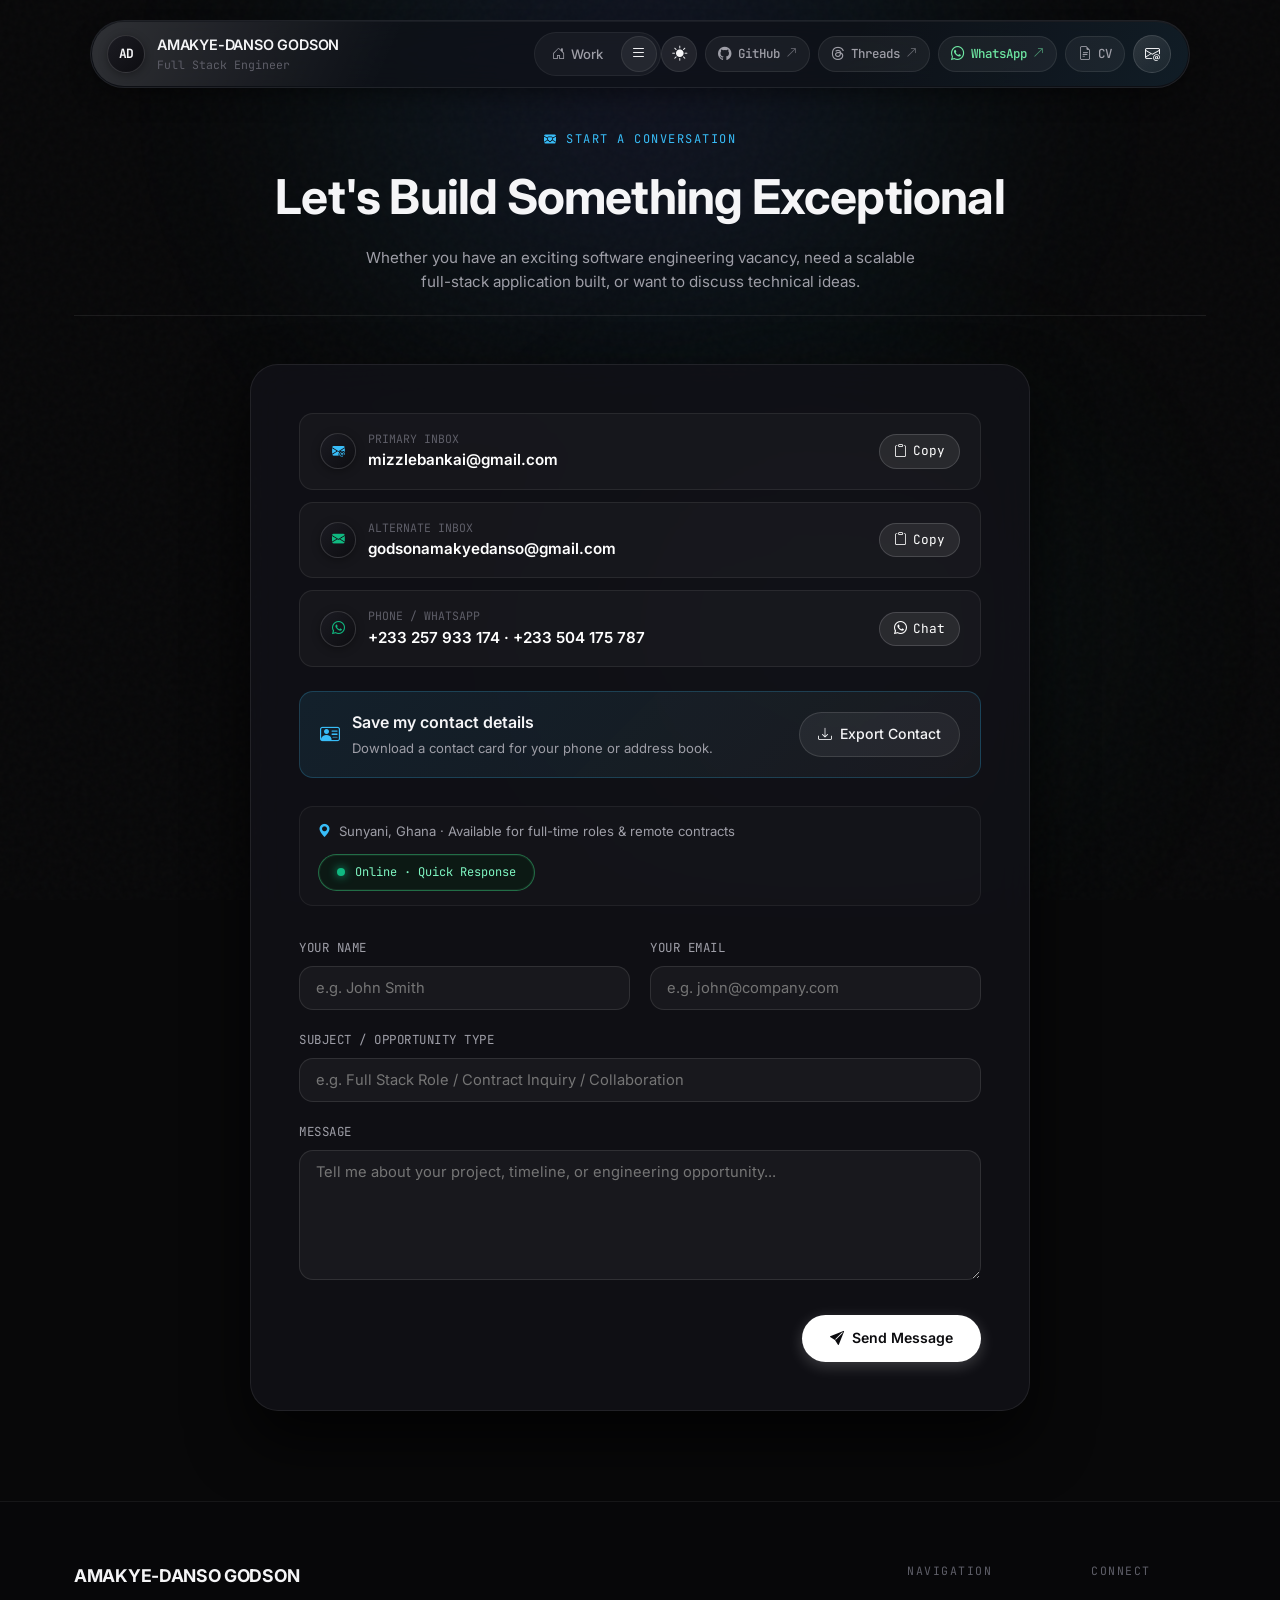
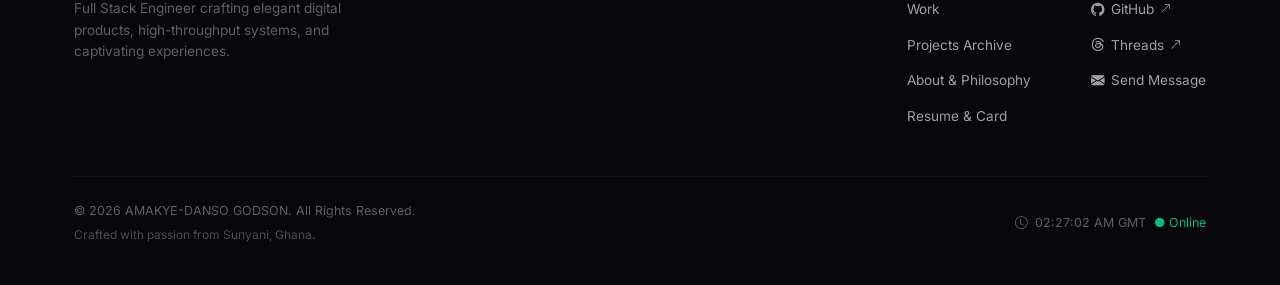
<file: contact.html>
<!DOCTYPE html>
<html lang="en">
<head>
  <meta charset="UTF-8">
  <meta name="viewport" content="width=device-width, initial-scale=1.0">
  <title>Contact — AMAKYE-DANSO GODSON</title>
  <meta name="description" content="Get in touch with Amakye-Danso Godson for software engineering roles, project inquiries, and technical collaboration.">

  
  <link rel="stylesheet" href="https://cdn.jsdelivr.net/npm/bootstrap-icons@1.11.3/font/bootstrap-icons.min.css">

  
  <link rel="stylesheet" href="css/style.css">
</head>
<body>

  
  <div class="bg-ambient">
    <div class="ambient-gradient-top"></div>
    <div class="ambient-gradient-bottom"></div>
  </div>
  <div class="bg-noise"></div>

  <div class="site-wrapper">

    
    <header class="nav-fixed-container">
      <nav class="nav-bar">
        <a href="index.html" class="nav-left">
          <div class="nav-logo-badge">AD</div>
          <div class="nav-author-info">
            <span class="nav-author-name">AMAKYE-DANSO GODSON</span>
            <span class="nav-author-title">Full Stack Engineer</span>
          </div>
        </a>

        <div class="nav-center">
          <div class="nav-pill-wrapper">
            <a href="index.html" class="nav-link"><i class="bi bi-house-door"></i> Work</a>
            <button type="button" class="desktop-menu-toggle" id="desktopMenuBtn" aria-label="Open more navigation" aria-expanded="false">
              <i class="bi bi-list"></i>
            </button>
            <div class="desktop-nav-dropdown" id="desktopNavDropdown" role="menu" aria-label="More navigation">
              <a href="projects.html" class="desktop-nav-item"><i class="bi bi-grid-fill"></i> Projects</a>
              <a href="about.html" class="desktop-nav-item"><i class="bi bi-person-fill"></i> About</a>
              <a href="resume.html" class="desktop-nav-item"><i class="bi bi-file-earmark-person"></i> Resume</a>
              <a href="contact.html" class="desktop-nav-item active"><i class="bi bi-chat-left-dots"></i> Contact</a>
            </div>
          </div>
        </div>

        <div class="nav-right">
          <button type="button" class="theme-toggle-btn" id="themeToggleBtn" title="Toggle Light/Dark Theme" aria-label="Toggle Light/Dark Theme">
            <i class="bi bi-sun-fill"></i>
          </button>
          <a href="https://github.com/mizzlebankai" target="_blank" rel="noopener noreferrer" class="nav-chip">
            <i class="bi bi-github"></i>
            <span>GitHub</span>
            <i class="bi bi-arrow-up-right external-icon"></i>
          </a>
          <a href="https://www.threads.net/@godson.ad" target="_blank" rel="noopener noreferrer" class="nav-chip">
            <i class="bi bi-threads"></i>
            <span>Threads</span>
            <i class="bi bi-arrow-up-right external-icon"></i>
          </a>
          <a href="https://wa.me/233257933174" target="_blank" rel="noopener noreferrer" class="nav-chip whatsapp-chip" title="Chat on WhatsApp">
            <i class="bi bi-whatsapp"></i>
            <span>WhatsApp</span>
            <i class="bi bi-arrow-up-right external-icon"></i>
          </a>
          <a href="resume.html" class="nav-chip">
            <i class="bi bi-file-earmark-text"></i>
            <span>CV</span>
          </a>
          <a href="contact.html" class="nav-contact-btn" title="Contact Me">
            <i class="bi bi-envelope-at"></i>
          </a>
          <button class="mobile-nav-toggle" id="mobileMenuBtn" aria-label="Toggle navigation menu">
            <i class="bi bi-list"></i>
          </button>
        </div>
      </nav>
    </header>

    
    <div class="mobile-nav-drawer" id="mobileNavDrawer">
      <div style="display: flex; align-items: center; justify-content: space-between; padding: 10px 16px; background: rgba(255, 255, 255, 0.04); border-radius: var(--radius-md); margin-bottom: 4px;">
        <span style="font-size: 0.9rem; font-weight: 500; color: var(--text-secondary);"><i class="bi bi-circle-half me-2"></i> Theme Switch</span>
        <button type="button" class="theme-toggle-btn" title="Toggle Theme" aria-label="Toggle Theme">
          <i class="bi bi-sun-fill"></i>
        </button>
      </div>
      <a href="index.html" class="mobile-nav-link">
        <span><i class="bi bi-house-door me-2"></i> Home / Work</span>
        <i class="bi bi-chevron-right"></i>
      </a>
      <a href="projects.html" class="mobile-nav-link">
        <span><i class="bi bi-grid-fill me-2"></i> Projects</span>
        <i class="bi bi-chevron-right"></i>
      </a>
      <a href="about.html" class="mobile-nav-link">
        <span><i class="bi bi-person-fill me-2"></i> About Me</span>
        <i class="bi bi-chevron-right"></i>
      </a>
      <a href="resume.html" class="mobile-nav-link">
        <span><i class="bi bi-file-earmark-person me-2"></i> Resume & Business Card</span>
        <i class="bi bi-chevron-right"></i>
      </a>
      <a href="contact.html" class="mobile-nav-link active">
        <span><i class="bi bi-chat-left-dots me-2"></i> Contact</span>
        <i class="bi bi-chevron-right"></i>
      </a>
    </div>

    
    <main style="padding-top: 130px; padding-bottom: 90px;">
      <div class="container">

        
        <div class="section-header" style="text-align: center; flex-direction: column; align-items: center; gap: 10px;">
          <span class="section-overline"><i class="bi bi-envelope-heart-fill me-1"></i> Start a Conversation</span>
          <h1 class="section-title" style="font-size: clamp(2.2rem, 4vw, 3rem);">Let's Build Something Exceptional</h1>
          <p class="section-desc" style="text-align: center; max-width: 580px;">
            Whether you have an exciting software engineering vacancy, need a scalable full-stack application built, or want to discuss technical ideas.
          </p>
        </div>

        
        <div class="contact-container-box reveal-on-scroll">

          
          <div class="direct-email-card">
            <div class="direct-email-left">
              <div class="nav-logo-badge" style="width: 36px; height: 36px;">
                <i class="bi bi-envelope-at-fill" style="color: var(--accent-blue);"></i>
              </div>
              <div>
                <div style="font-size: 0.72rem; font-family: var(--font-mono); color: var(--text-muted);">PRIMARY INBOX</div>
                <div style="font-size: 0.95rem; font-weight: 600; color: #fff;">mizzlebankai@gmail.com</div>
              </div>
            </div>
            <button type="button" class="copy-pill-btn copy-email-btn" data-email="mizzlebankai@gmail.com">
              <i class="bi bi-clipboard"></i> Copy
            </button>
          </div>

          <div class="direct-email-card">
            <div class="direct-email-left">
              <div class="nav-logo-badge" style="width: 36px; height: 36px;">
                <i class="bi bi-envelope-fill" style="color: var(--accent-emerald);"></i>
              </div>
              <div>
                <div style="font-size: 0.72rem; font-family: var(--font-mono); color: var(--text-muted);">ALTERNATE INBOX</div>
                <div style="font-size: 0.95rem; font-weight: 600; color: #fff;">godsonamakyedanso@gmail.com</div>
              </div>
            </div>
            <button type="button" class="copy-pill-btn copy-email-btn" data-email="godsonamakyedanso@gmail.com">
              <i class="bi bi-clipboard"></i> Copy
            </button>
          </div>

          <div class="direct-email-card">
            <div class="direct-email-left">
              <div class="nav-logo-badge" style="width: 36px; height: 36px;">
                <i class="bi bi-whatsapp" style="color: var(--accent-emerald);"></i>
              </div>
              <div>
                <div style="font-size: 0.72rem; font-family: var(--font-mono); color: var(--text-muted);">PHONE / WHATSAPP</div>
                <div style="font-size: 0.95rem; font-weight: 600; color: #fff;">+233 257 933 174 · +233 504 175 787</div>
              </div>
            </div>
            <a href="https://wa.me/233257933174" target="_blank" rel="noopener noreferrer" class="copy-pill-btn" style="text-decoration: none;">
              <i class="bi bi-whatsapp"></i> Chat
            </a>
          </div>

          <div class="contact-export-card">
            <div class="contact-export-copy">
              <i class="bi bi-person-vcard"></i>
              <div>
                <div class="contact-export-title">Save my contact details</div>
                <div class="contact-export-description">Download a contact card for your phone or address book.</div>
              </div>
            </div>
            <button type="button" class="btn-secondary contact-export-btn" id="exportContactBtn">
              <i class="bi bi-download"></i> Export Contact
            </button>
          </div>

          
          <div style="display: flex; align-items: center; justify-content: space-between; flex-wrap: wrap; gap: 12px; padding: 14px 18px; border-radius: var(--radius-md); background: rgba(255,255,255,0.02); border: 1px solid rgba(255,255,255,0.06); margin-bottom: 24px;">
            <div style="display: flex; align-items: center; gap: 8px; font-size: 0.82rem; color: var(--text-secondary);">
              <i class="bi bi-geo-alt-fill" style="color: var(--accent-blue);"></i>
              <span>Sunyani, Ghana · Available for full-time roles &amp; remote contracts</span>
            </div>
            <div class="status-pill" style="font-size: 0.75rem;">
              <span class="status-dot"></span>
              <span>Online · Quick Response</span>
            </div>
          </div>

          
          <form id="contactForm" action="https://formspree.io/f/mzezzkga" method="POST">
            <div class="contact-form-grid">
              <div>
                <label class="form-label" for="userName">Your Name</label>
                <input type="text" id="userName" name="name" class="form-input" placeholder="e.g. John Smith" required>
              </div>

              <div>
                <label class="form-label" for="userEmail">Your Email</label>
                <input type="email" id="userEmail" name="email" class="form-input" placeholder="e.g. john@company.com" required>
              </div>

              <div class="form-group-full">
                <label class="form-label" for="userSubject">Subject / Opportunity Type</label>
                <input type="text" id="userSubject" name="_subject" class="form-input" placeholder="e.g. Full Stack Role / Contract Inquiry / Collaboration" required>
              </div>

              <div class="form-group-full">
                <label class="form-label" for="userMessage">Message</label>
                <textarea id="userMessage" name="message" class="form-textarea" placeholder="Tell me about your project, timeline, or engineering opportunity..." required></textarea>
              </div>

              <div class="form-group-full" style="display: flex; justify-content: flex-end; align-items: center; gap: 16px; margin-top: 8px;">
                <div id="formSuccessMessage" style="display: none; color: var(--accent-emerald); font-size: 0.88rem; font-family: var(--font-mono);">
                  <i class="bi bi-check-circle-fill me-1"></i> Message sent successfully! I'll get back to you shortly.
                </div>
                <div id="formErrorMessage" style="display: none; color: #ff8f8f; font-size: 0.88rem; font-family: var(--font-mono);" role="alert">
                  <i class="bi bi-exclamation-circle-fill me-1"></i> Something went wrong. Please try again.
                </div>
                <button type="submit" class="btn-primary" style="padding: 12px 28px;">
                  <i class="bi bi-send-fill"></i> Send Message
                </button>
              </div>
            </div>
          </form>

        </div>

      </div>
    </main>

    
    <footer class="site-footer">
      <div class="container">
        <div class="footer-top">
          <div class="footer-brand">
            <div class="footer-logo">AMAKYE-DANSO GODSON</div>
            <p class="footer-tagline">
              Full Stack Engineer crafting elegant digital products, high-throughput systems, and captivating experiences.
            </p>
          </div>

          <div class="footer-links-grid">
            <div>
              <div class="footer-col-title">Navigation</div>
              <ul class="footer-nav-list">
                <li><a href="index.html" class="footer-nav-link">Work</a></li>
                <li><a href="projects.html" class="footer-nav-link">Projects Archive</a></li>
                <li><a href="about.html" class="footer-nav-link">About & Philosophy</a></li>
                <li><a href="resume.html" class="footer-nav-link">Resume & Card</a></li>
              </ul>
            </div>

            <div>
              <div class="footer-col-title">Connect</div>
              <ul class="footer-nav-list">
                <li>
                  <a href="https://github.com/mizzlebankai" target="_blank" rel="noopener noreferrer" class="footer-nav-link">
                    <i class="bi bi-github"></i> GitHub <i class="bi bi-arrow-up-right" style="font-size: 0.7rem;"></i>
                  </a>
                </li>
                <li>
                  <a href="https://www.threads.net/@godson.ad" target="_blank" rel="noopener noreferrer" class="footer-nav-link">
                    <i class="bi bi-threads"></i> Threads <i class="bi bi-arrow-up-right" style="font-size: 0.7rem;"></i>
                  </a>
                </li>
                <li>
                  <a href="contact.html" class="footer-nav-link">
                    <i class="bi bi-envelope-fill"></i> Send Message
                  </a>
                </li>
              </ul>
            </div>
          </div>
        </div>

        <div class="footer-bottom">
          <div class="footer-bottom-left">
            <div>© 2026 AMAKYE-DANSO GODSON. All Rights Reserved.</div>
            <div class="footer-witty">Crafted with passion from Sunyani, Ghana.</div>
          </div>
          <div style="display: flex; align-items: center; gap: 8px;">
            <i class="bi bi-clock"></i>
            <span id="localClock">--:--:-- GMT</span>
            <span style="color: var(--accent-emerald);">● Online</span>
          </div>
        </div>
      </div>
    </footer>

    
    <div class="toast-notice" id="toastNotice">Copied to clipboard!</div>

  </div>

  
  <script src="js/main.js"></script>
</body>
</html>
</file>
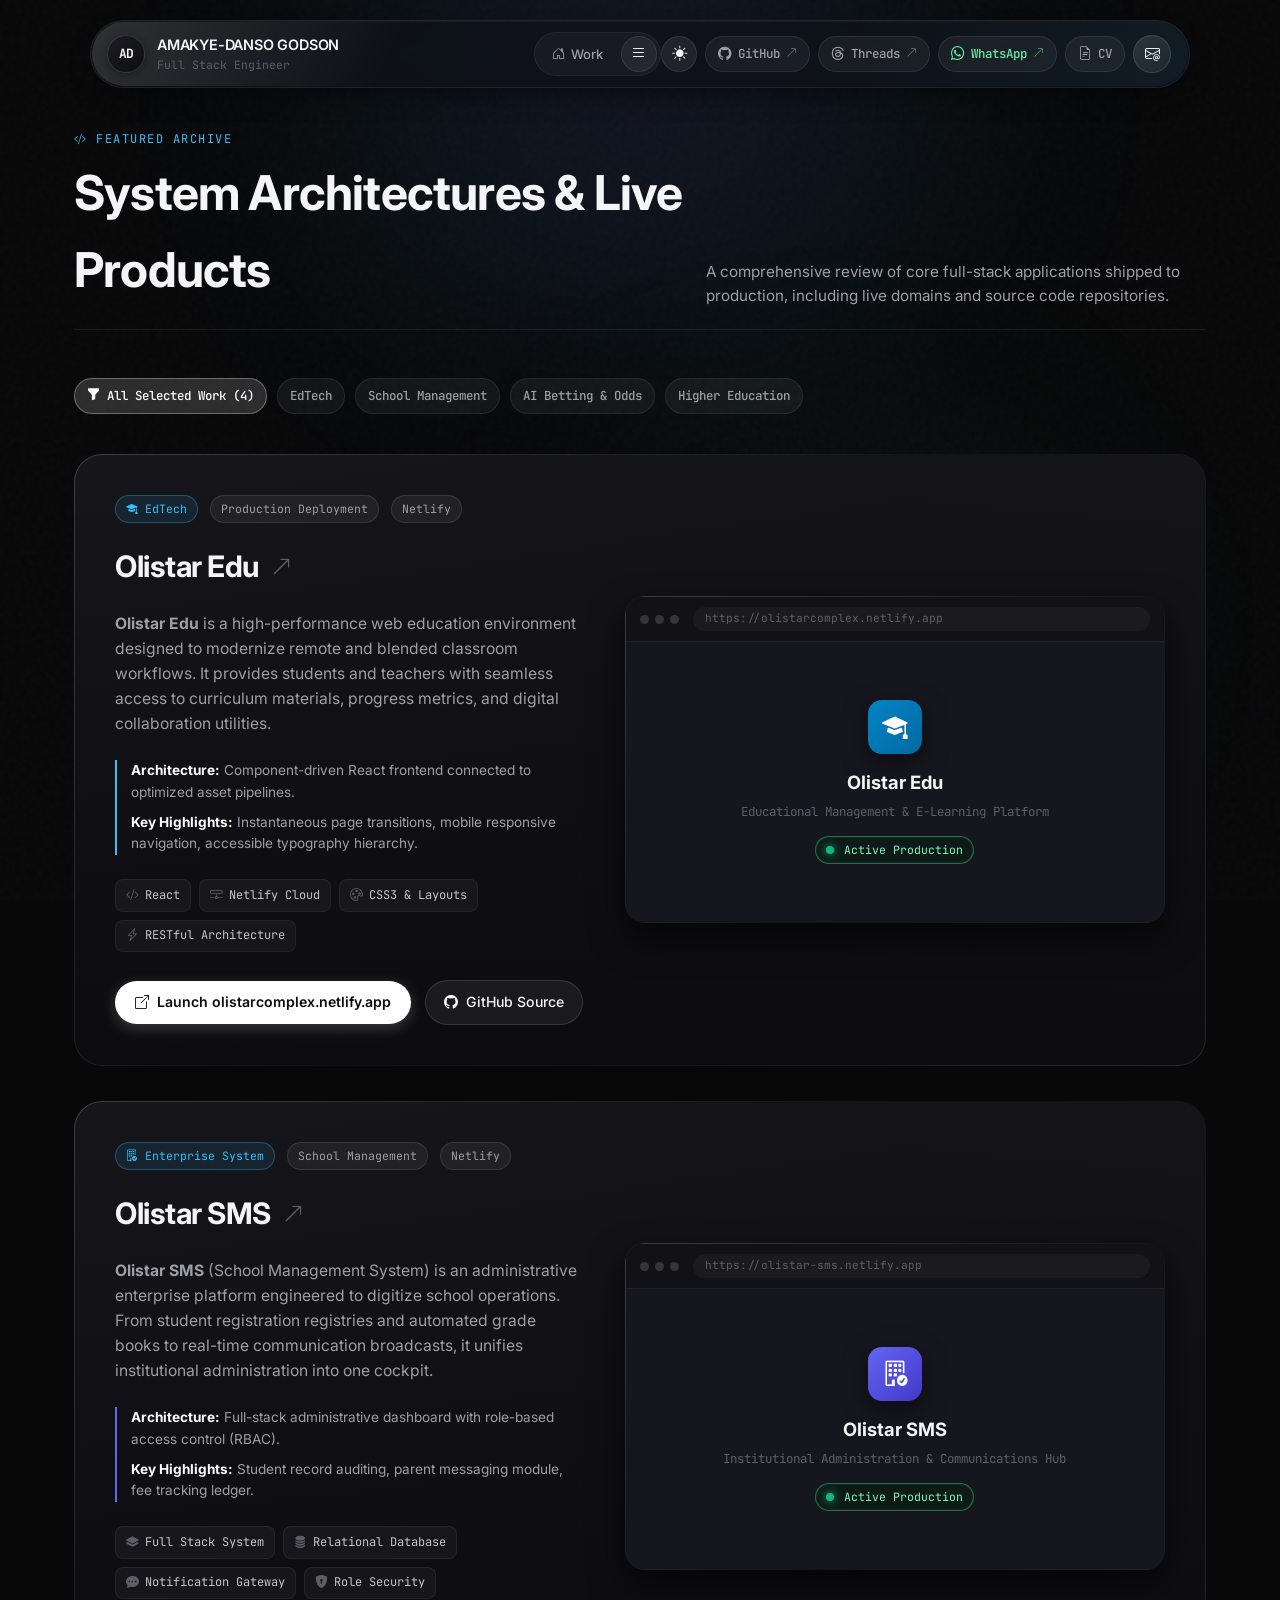
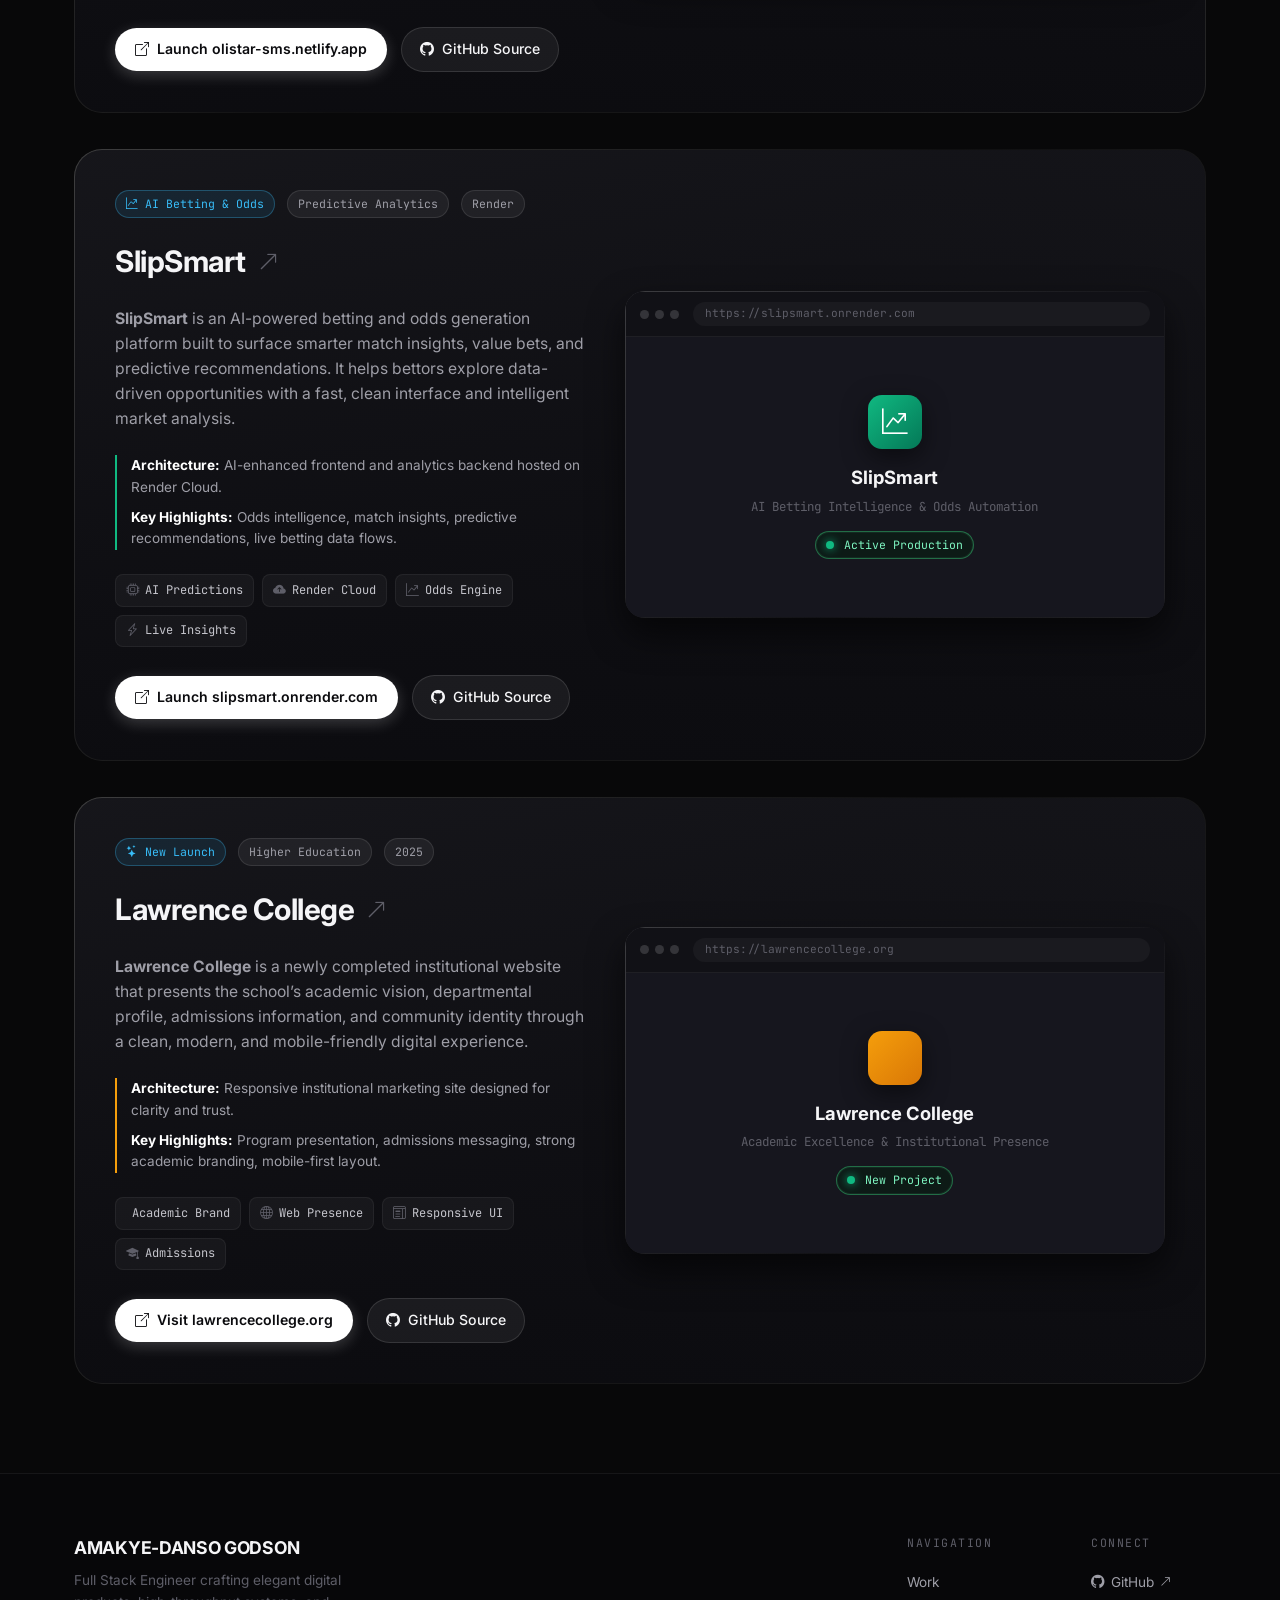
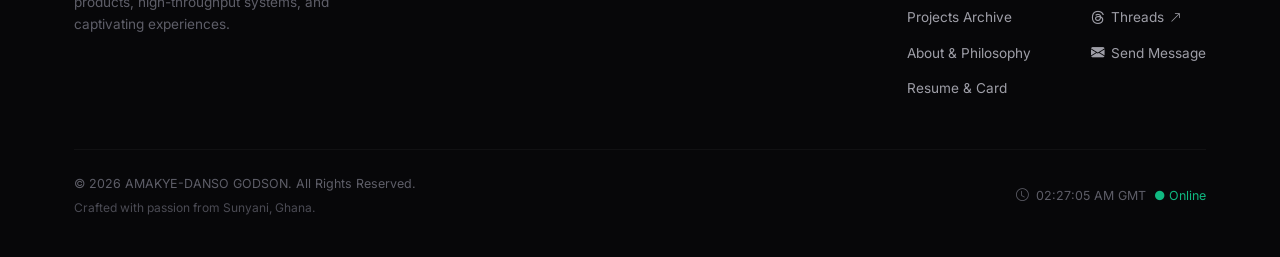
<file: projects.html>
<!DOCTYPE html>
<html lang="en">
<head>
  <meta charset="UTF-8">
  <meta name="viewport" content="width=device-width, initial-scale=1.0">
  <title>Projects — AMAKYE-DANSO GODSON</title>
  <meta name="description" content="Explore production web applications engineered by Amakye-Danso Godson: Olistar Edu, Olistar SMS, SlipSmart, Lawrence College, and institutional web platforms.">

  
  <link rel="stylesheet" href="https://cdn.jsdelivr.net/npm/bootstrap-icons@1.11.3/font/bootstrap-icons.min.css">

  
  <link rel="stylesheet" href="css/style.css">
</head>
<body>

  
  <div class="bg-ambient">
    <div class="ambient-gradient-top"></div>
    <div class="ambient-gradient-bottom"></div>
  </div>
  <div class="bg-noise"></div>

  <div class="site-wrapper">

    
    <header class="nav-fixed-container">
      <nav class="nav-bar">
        <a href="index.html" class="nav-left">
          <div class="nav-logo-badge">AD</div>
          <div class="nav-author-info">
            <span class="nav-author-name">AMAKYE-DANSO GODSON</span>
            <span class="nav-author-title">Full Stack Engineer</span>
          </div>
        </a>

        <div class="nav-center">
          <div class="nav-pill-wrapper">
            <a href="index.html" class="nav-link"><i class="bi bi-house-door"></i> Work</a>
            <button type="button" class="desktop-menu-toggle" id="desktopMenuBtn" aria-label="Open more navigation" aria-expanded="false">
              <i class="bi bi-list"></i>
            </button>
            <div class="desktop-nav-dropdown" id="desktopNavDropdown" role="menu" aria-label="More navigation">
              <a href="projects.html" class="desktop-nav-item active"><i class="bi bi-grid-fill"></i> Projects</a>
              <a href="about.html" class="desktop-nav-item"><i class="bi bi-person-fill"></i> About</a>
              <a href="resume.html" class="desktop-nav-item"><i class="bi bi-file-earmark-person"></i> Resume</a>
              <a href="contact.html" class="desktop-nav-item"><i class="bi bi-chat-left-dots"></i> Contact</a>
            </div>
          </div>
        </div>

        <div class="nav-right">
          <button type="button" class="theme-toggle-btn" id="themeToggleBtn" title="Toggle Light/Dark Theme" aria-label="Toggle Light/Dark Theme">
            <i class="bi bi-sun-fill"></i>
          </button>
          <a href="https://github.com/mizzlebankai" target="_blank" rel="noopener noreferrer" class="nav-chip">
            <i class="bi bi-github"></i>
            <span>GitHub</span>
            <i class="bi bi-arrow-up-right external-icon"></i>
          </a>
          <a href="https://www.threads.net/@godson.ad" target="_blank" rel="noopener noreferrer" class="nav-chip">
            <i class="bi bi-threads"></i>
            <span>Threads</span>
            <i class="bi bi-arrow-up-right external-icon"></i>
          </a>
          <a href="https://wa.me/233257933174" target="_blank" rel="noopener noreferrer" class="nav-chip whatsapp-chip" title="Chat on WhatsApp">
            <i class="bi bi-whatsapp"></i>
            <span>WhatsApp</span>
            <i class="bi bi-arrow-up-right external-icon"></i>
          </a>
          <a href="resume.html" class="nav-chip">
            <i class="bi bi-file-earmark-text"></i>
            <span>CV</span>
          </a>
          <a href="contact.html" class="nav-contact-btn" title="Contact Me">
            <i class="bi bi-envelope-at"></i>
          </a>
          <button class="mobile-nav-toggle" id="mobileMenuBtn" aria-label="Toggle navigation menu">
            <i class="bi bi-list"></i>
          </button>
        </div>
      </nav>
    </header>

    
    <div class="mobile-nav-drawer" id="mobileNavDrawer">
      <div style="display: flex; align-items: center; justify-content: space-between; padding: 10px 16px; background: rgba(255, 255, 255, 0.04); border-radius: var(--radius-md); margin-bottom: 4px;">
        <span style="font-size: 0.9rem; font-weight: 500; color: var(--text-secondary);"><i class="bi bi-circle-half me-2"></i> Theme Switch</span>
        <button type="button" class="theme-toggle-btn" title="Toggle Theme" aria-label="Toggle Theme">
          <i class="bi bi-sun-fill"></i>
        </button>
      </div>
      <a href="index.html" class="mobile-nav-link">
        <span><i class="bi bi-house-door me-2"></i> Home / Work</span>
        <i class="bi bi-chevron-right"></i>
      </a>
      <a href="projects.html" class="mobile-nav-link active">
        <span><i class="bi bi-grid-fill me-2"></i> Projects</span>
        <i class="bi bi-chevron-right"></i>
      </a>
      <a href="about.html" class="mobile-nav-link">
        <span><i class="bi bi-person-fill me-2"></i> About Me</span>
        <i class="bi bi-chevron-right"></i>
      </a>
      <a href="resume.html" class="mobile-nav-link">
        <span><i class="bi bi-file-earmark-person me-2"></i> Resume & Business Card</span>
        <i class="bi bi-chevron-right"></i>
      </a>
      <a href="contact.html" class="mobile-nav-link">
        <span><i class="bi bi-chat-left-dots me-2"></i> Contact</span>
        <i class="bi bi-chevron-right"></i>
      </a>
    </div>

    
    <main style="padding-top: 130px; padding-bottom: 90px;">
      <div class="container">

        
        <div class="section-header">
          <div class="section-title-wrap">
            <span class="section-overline"><i class="bi bi-code-slash me-1"></i> Featured Archive</span>
            <h1 class="section-title" style="font-size: clamp(2.2rem, 4vw, 3rem);">System Architectures & Live Products</h1>
          </div>
          <p class="section-desc">
            A comprehensive review of core full-stack applications shipped to production, including live domains and source code repositories.
          </p>
        </div>

        
        <div style="display: flex; gap: 10px; margin-bottom: 40px; flex-wrap: wrap;">
          <span class="nav-chip" style="background: rgba(255,255,255,0.15); color: #fff; border-color: rgba(255,255,255,0.3);">
            <i class="bi bi-funnel-fill"></i> All Selected Work (4)
          </span>
          <span class="nav-chip">EdTech</span>
          <span class="nav-chip">School Management</span>
          <span class="nav-chip">AI Betting & Odds</span>
          <span class="nav-chip">Higher Education</span>
        </div>

        
        <div class="projects-grid">

          
          <div class="project-card-outer reveal-on-scroll">
            <div class="card-ambient-bloom bloom-edu"></div>
            <div class="project-card-inner">
              <div class="project-content">
                <div class="project-meta-row">
                  <span class="project-badge featured"><i class="bi bi-mortarboard-fill"></i> EdTech</span>
                  <span class="project-badge">Production Deployment</span>
                  <span class="project-badge">Netlify</span>
                </div>

                <div class="project-title-row">
                  <h2 class="project-name">Olistar Edu</h2>
                  <a href="https://olistarcomplex.netlify.app" target="_blank" rel="noopener noreferrer" class="project-arrow-icon" title="Open Olistar Edu">
                    <i class="bi bi-arrow-up-right"></i>
                  </a>
                </div>

                <p class="project-description">
                  <strong>Olistar Edu</strong> is a high-performance web education environment designed to modernize remote and blended classroom workflows. It provides students and teachers with seamless access to curriculum materials, progress metrics, and digital collaboration utilities.
                </p>

                <div style="display: flex; flex-direction: column; gap: 8px; font-size: 0.85rem; color: var(--text-secondary); border-left: 2px solid var(--accent-blue); padding-left: 14px; margin: 4px 0;">
                  <div><strong style="color: #fff;">Architecture:</strong> Component-driven React frontend connected to optimized asset pipelines.</div>
                  <div><strong style="color: #fff;">Key Highlights:</strong> Instantaneous page transitions, mobile responsive navigation, accessible typography hierarchy.</div>
                </div>

                <div class="project-tech-stack">
                  <span class="tech-chip"><i class="bi bi-code-slash"></i> React</span>
                  <span class="tech-chip"><i class="bi bi-hdd-network"></i> Netlify Cloud</span>
                  <span class="tech-chip"><i class="bi bi-palette"></i> CSS3 & Layouts</span>
                  <span class="tech-chip"><i class="bi bi-lightning-charge"></i> RESTful Architecture</span>
                </div>

                <div class="project-actions">
                  <a href="https://olistarcomplex.netlify.app" target="_blank" rel="noopener noreferrer" class="btn-primary">
                    <i class="bi bi-box-arrow-up-right"></i> Launch olistarcomplex.netlify.app
                  </a>
                  <a href="https://github.com/mizzlebankai" target="_blank" rel="noopener noreferrer" class="btn-secondary">
                    <i class="bi bi-github"></i> GitHub Source
                  </a>
                </div>
              </div>

              
              <div class="project-preview-mockup">
                <div class="mockup-header">
                  <span class="mockup-dot"></span>
                  <span class="mockup-dot"></span>
                  <span class="mockup-dot"></span>
                  <div class="mockup-address-bar">https://olistarcomplex.netlify.app</div>
                </div>
                <div class="mockup-visual" style="height: 280px;">
                  <div class="mockup-inner-hero">
                    <div class="mockup-brand-icon icon-edu">
                      <i class="bi bi-mortarboard-fill"></i>
                    </div>
                    <div class="mockup-brand-title">Olistar Edu</div>
                    <div class="mockup-brand-desc">Educational Management & E-Learning Platform</div>
                    <div style="margin-top: 14px;">
                      <span class="status-pill" style="font-size: 0.72rem; padding: 4px 10px;">
                        <span class="status-dot"></span> Active Production
                      </span>
                    </div>
                  </div>
                </div>
              </div>
            </div>
          </div>

          
          <div class="project-card-outer reveal-on-scroll">
            <div class="card-ambient-bloom bloom-sms"></div>
            <div class="project-card-inner">
              <div class="project-content">
                <div class="project-meta-row">
                  <span class="project-badge featured"><i class="bi bi-building-check"></i> Enterprise System</span>
                  <span class="project-badge">School Management</span>
                  <span class="project-badge">Netlify</span>
                </div>

                <div class="project-title-row">
                  <h2 class="project-name">Olistar SMS</h2>
                  <a href="https://olistar-sms.netlify.app" target="_blank" rel="noopener noreferrer" class="project-arrow-icon" title="Open Olistar SMS">
                    <i class="bi bi-arrow-up-right"></i>
                  </a>
                </div>

                <p class="project-description">
                  <strong>Olistar SMS</strong> (School Management System) is an administrative enterprise platform engineered to digitize school operations. From student registration registries and automated grade books to real-time communication broadcasts, it unifies institutional administration into one cockpit.
                </p>

                <div style="display: flex; flex-direction: column; gap: 8px; font-size: 0.85rem; color: var(--text-secondary); border-left: 2px solid var(--accent-indigo); padding-left: 14px; margin: 4px 0;">
                  <div><strong style="color: #fff;">Architecture:</strong> Full-stack administrative dashboard with role-based access control (RBAC).</div>
                  <div><strong style="color: #fff;">Key Highlights:</strong> Student record auditing, parent messaging module, fee tracking ledger.</div>
                </div>

                <div class="project-tech-stack">
                  <span class="tech-chip"><i class="bi bi-layers-fill"></i> Full Stack System</span>
                  <span class="tech-chip"><i class="bi bi-database-fill"></i> Relational Database</span>
                  <span class="tech-chip"><i class="bi bi-chat-dots-fill"></i> Notification Gateway</span>
                  <span class="tech-chip"><i class="bi bi-shield-lock-fill"></i> Role Security</span>
                </div>

                <div class="project-actions">
                  <a href="https://olistar-sms.netlify.app" target="_blank" rel="noopener noreferrer" class="btn-primary">
                    <i class="bi bi-box-arrow-up-right"></i> Launch olistar-sms.netlify.app
                  </a>
                  <a href="https://github.com/mizzlebankai" target="_blank" rel="noopener noreferrer" class="btn-secondary">
                    <i class="bi bi-github"></i> GitHub Source
                  </a>
                </div>
              </div>

              
              <div class="project-preview-mockup">
                <div class="mockup-header">
                  <span class="mockup-dot"></span>
                  <span class="mockup-dot"></span>
                  <span class="mockup-dot"></span>
                  <div class="mockup-address-bar">https://olistar-sms.netlify.app</div>
                </div>
                <div class="mockup-visual" style="height: 280px;">
                  <div class="mockup-inner-hero">
                    <div class="mockup-brand-icon icon-sms">
                      <i class="bi bi-building-check"></i>
                    </div>
                    <div class="mockup-brand-title">Olistar SMS</div>
                    <div class="mockup-brand-desc">Institutional Administration & Communications Hub</div>
                    <div style="margin-top: 14px;">
                      <span class="status-pill" style="font-size: 0.72rem; padding: 4px 10px;">
                        <span class="status-dot"></span> Active Production
                      </span>
                    </div>
                  </div>
                </div>
              </div>
            </div>
          </div>

          
          <div class="project-card-outer reveal-on-scroll">
            <div class="card-ambient-bloom bloom-slipsmart"></div>
            <div class="project-card-inner">
              <div class="project-content">
                <div class="project-meta-row">
                  <span class="project-badge featured"><i class="bi bi-graph-up-arrow"></i> AI Betting & Odds</span>
                  <span class="project-badge">Predictive Analytics</span>
                  <span class="project-badge">Render</span>
                </div>

                <div class="project-title-row">
                  <h2 class="project-name">SlipSmart</h2>
                  <a href="https://slipsmart.onrender.com" target="_blank" rel="noopener noreferrer" class="project-arrow-icon" title="Open SlipSmart">
                    <i class="bi bi-arrow-up-right"></i>
                  </a>
                </div>

                <p class="project-description">
                  <strong>SlipSmart</strong> is an AI-powered betting and odds generation platform built to surface smarter match insights, value bets, and predictive recommendations. It helps bettors explore data-driven opportunities with a fast, clean interface and intelligent market analysis.
                </p>

                <div style="display: flex; flex-direction: column; gap: 8px; font-size: 0.85rem; color: var(--text-secondary); border-left: 2px solid var(--accent-emerald); padding-left: 14px; margin: 4px 0;">
                  <div><strong style="color: #fff;">Architecture:</strong> AI-enhanced frontend and analytics backend hosted on Render Cloud.</div>
                  <div><strong style="color: #fff;">Key Highlights:</strong> Odds intelligence, match insights, predictive recommendations, live betting data flows.</div>
                </div>

                <div class="project-tech-stack">
                  <span class="tech-chip"><i class="bi bi-cpu"></i> AI Predictions</span>
                  <span class="tech-chip"><i class="bi bi-cloud-arrow-up-fill"></i> Render Cloud</span>
                  <span class="tech-chip"><i class="bi bi-graph-up-arrow"></i> Odds Engine</span>
                  <span class="tech-chip"><i class="bi bi-lightning-charge"></i> Live Insights</span>
                </div>

                <div class="project-actions">
                  <a href="https://slipsmart.onrender.com" target="_blank" rel="noopener noreferrer" class="btn-primary">
                    <i class="bi bi-box-arrow-up-right"></i> Launch slipsmart.onrender.com
                  </a>
                  <a href="https://github.com/mizzlebankai" target="_blank" rel="noopener noreferrer" class="btn-secondary">
                    <i class="bi bi-github"></i> GitHub Source
                  </a>
                </div>
              </div>

              
              <div class="project-preview-mockup">
                <div class="mockup-header">
                  <span class="mockup-dot"></span>
                  <span class="mockup-dot"></span>
                  <span class="mockup-dot"></span>
                  <div class="mockup-address-bar">https://slipsmart.onrender.com</div>
                </div>
                <div class="mockup-visual" style="height: 280px;">
                  <div class="mockup-inner-hero">
                    <div class="mockup-brand-icon icon-slipsmart">
                      <i class="bi bi-graph-up-arrow"></i>
                    </div>
                    <div class="mockup-brand-title">SlipSmart</div>
                    <div class="mockup-brand-desc">AI Betting Intelligence & Odds Automation</div>
                    <div style="margin-top: 14px;">
                      <span class="status-pill" style="font-size: 0.72rem; padding: 4px 10px;">
                        <span class="status-dot"></span> Active Production
                      </span>
                    </div>
                  </div>
                </div>
              </div>
            </div>
          </div>

          <div class="project-card-outer reveal-on-scroll">
            <div class="card-ambient-bloom bloom-lawrence"></div>
            <div class="project-card-inner">
              <div class="project-content">
                <div class="project-meta-row">
                  <span class="project-badge featured"><i class="bi bi-stars"></i> New Launch</span>
                  <span class="project-badge">Higher Education</span>
                  <span class="project-badge">2025</span>
                </div>

                <div class="project-title-row">
                  <h2 class="project-name">Lawrence College</h2>
                  <a href="https://lawrencecollege.org" target="_blank" rel="noopener noreferrer" class="project-arrow-icon" title="Open Lawrence College">
                    <i class="bi bi-arrow-up-right"></i>
                  </a>
                </div>

                <p class="project-description">
                  <strong>Lawrence College</strong> is a newly completed institutional website that presents the school’s academic vision, departmental profile, admissions information, and community identity through a clean, modern, and mobile-friendly digital experience.
                </p>

                <div style="display: flex; flex-direction: column; gap: 8px; font-size: 0.85rem; color: var(--text-secondary); border-left: 2px solid var(--accent-amber); padding-left: 14px; margin: 4px 0;">
                  <div><strong style="color: #fff;">Architecture:</strong> Responsive institutional marketing site designed for clarity and trust.</div>
                  <div><strong style="color: #fff;">Key Highlights:</strong> Program presentation, admissions messaging, strong academic branding, mobile-first layout.</div>
                </div>

                <div class="project-tech-stack">
                  <span class="tech-chip"><i class="bi bi-building-columns"></i> Academic Brand</span>
                  <span class="tech-chip"><i class="bi bi-globe"></i> Web Presence</span>
                  <span class="tech-chip"><i class="bi bi-layout-text-window"></i> Responsive UI</span>
                  <span class="tech-chip"><i class="bi bi-mortarboard-fill"></i> Admissions</span>
                </div>

                <div class="project-actions">
                  <a href="https://lawrencecollege.org" target="_blank" rel="noopener noreferrer" class="btn-primary">
                    <i class="bi bi-box-arrow-up-right"></i> Visit lawrencecollege.org
                  </a>
                  <a href="https://github.com/mizzlebankai" target="_blank" rel="noopener noreferrer" class="btn-secondary">
                    <i class="bi bi-github"></i> GitHub Source
                  </a>
                </div>
              </div>

              
              <div class="project-preview-mockup">
                <div class="mockup-header">
                  <span class="mockup-dot"></span>
                  <span class="mockup-dot"></span>
                  <span class="mockup-dot"></span>
                  <div class="mockup-address-bar">https://lawrencecollege.org</div>
                </div>
                <div class="mockup-visual" style="height: 280px;">
                  <div class="mockup-inner-hero">
                    <div class="mockup-brand-icon icon-lawrence">
                      <i class="bi bi-building-columns"></i>
                    </div>
                    <div class="mockup-brand-title">Lawrence College</div>
                    <div class="mockup-brand-desc">Academic Excellence & Institutional Presence</div>
                    <div style="margin-top: 14px;">
                      <span class="status-pill" style="font-size: 0.72rem; padding: 4px 10px;">
                        <span class="status-dot"></span> New Project
                      </span>
                    </div>
                  </div>
                </div>
              </div>
            </div>
          </div>
          </div>

        </div>

      </div>
    </main>

    
    <footer class="site-footer">
      <div class="container">
        <div class="footer-top">
          <div class="footer-brand">
            <div class="footer-logo">AMAKYE-DANSO GODSON</div>
            <p class="footer-tagline">
              Full Stack Engineer crafting elegant digital products, high-throughput systems, and captivating experiences.
            </p>
          </div>

          <div class="footer-links-grid">
            <div>
              <div class="footer-col-title">Navigation</div>
              <ul class="footer-nav-list">
                <li><a href="index.html" class="footer-nav-link">Work</a></li>
                <li><a href="projects.html" class="footer-nav-link">Projects Archive</a></li>
                <li><a href="about.html" class="footer-nav-link">About & Philosophy</a></li>
                <li><a href="resume.html" class="footer-nav-link">Resume & Card</a></li>
              </ul>
            </div>

            <div>
              <div class="footer-col-title">Connect</div>
              <ul class="footer-nav-list">
                <li>
                  <a href="https://github.com/mizzlebankai" target="_blank" rel="noopener noreferrer" class="footer-nav-link">
                    <i class="bi bi-github"></i> GitHub <i class="bi bi-arrow-up-right" style="font-size: 0.7rem;"></i>
                  </a>
                </li>
                <li>
                  <a href="https://www.threads.net/@godson.ad" target="_blank" rel="noopener noreferrer" class="footer-nav-link">
                    <i class="bi bi-threads"></i> Threads <i class="bi bi-arrow-up-right" style="font-size: 0.7rem;"></i>
                  </a>
                </li>
                <li>
                  <a href="contact.html" class="footer-nav-link">
                    <i class="bi bi-envelope-fill"></i> Send Message
                  </a>
                </li>
              </ul>
            </div>
          </div>
        </div>

        <div class="footer-bottom">
          <div class="footer-bottom-left">
            <div>© 2026 AMAKYE-DANSO GODSON. All Rights Reserved.</div>
            <div class="footer-witty">Crafted with passion from Sunyani, Ghana.</div>
          </div>
          <div style="display: flex; align-items: center; gap: 8px;">
            <i class="bi bi-clock"></i>
            <span id="localClock">--:--:-- GMT</span>
            <span style="color: var(--accent-emerald);">● Online</span>
          </div>
        </div>
      </div>
    </footer>

    
    <div class="toast-notice" id="toastNotice">Copied to clipboard!</div>

  </div>

  
  <script src="js/main.js"></script>
</body>
</html>
</file>
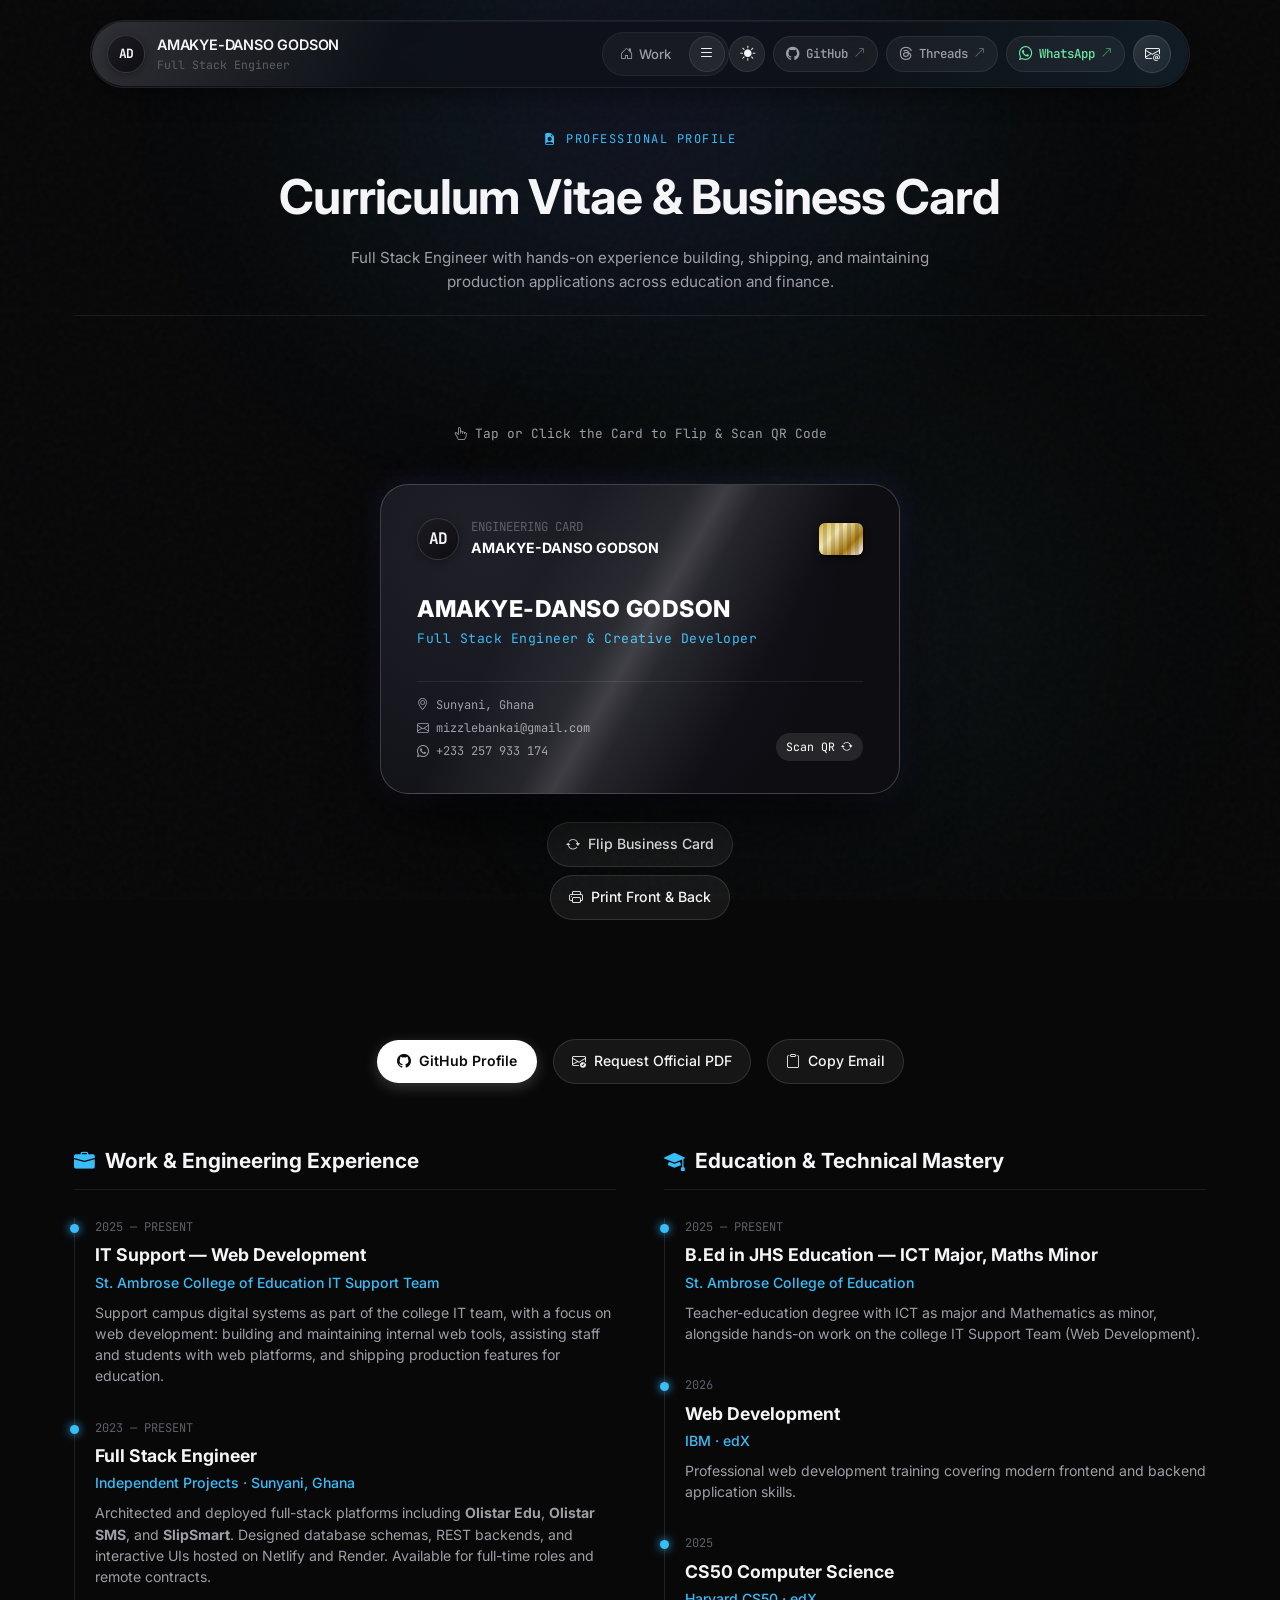
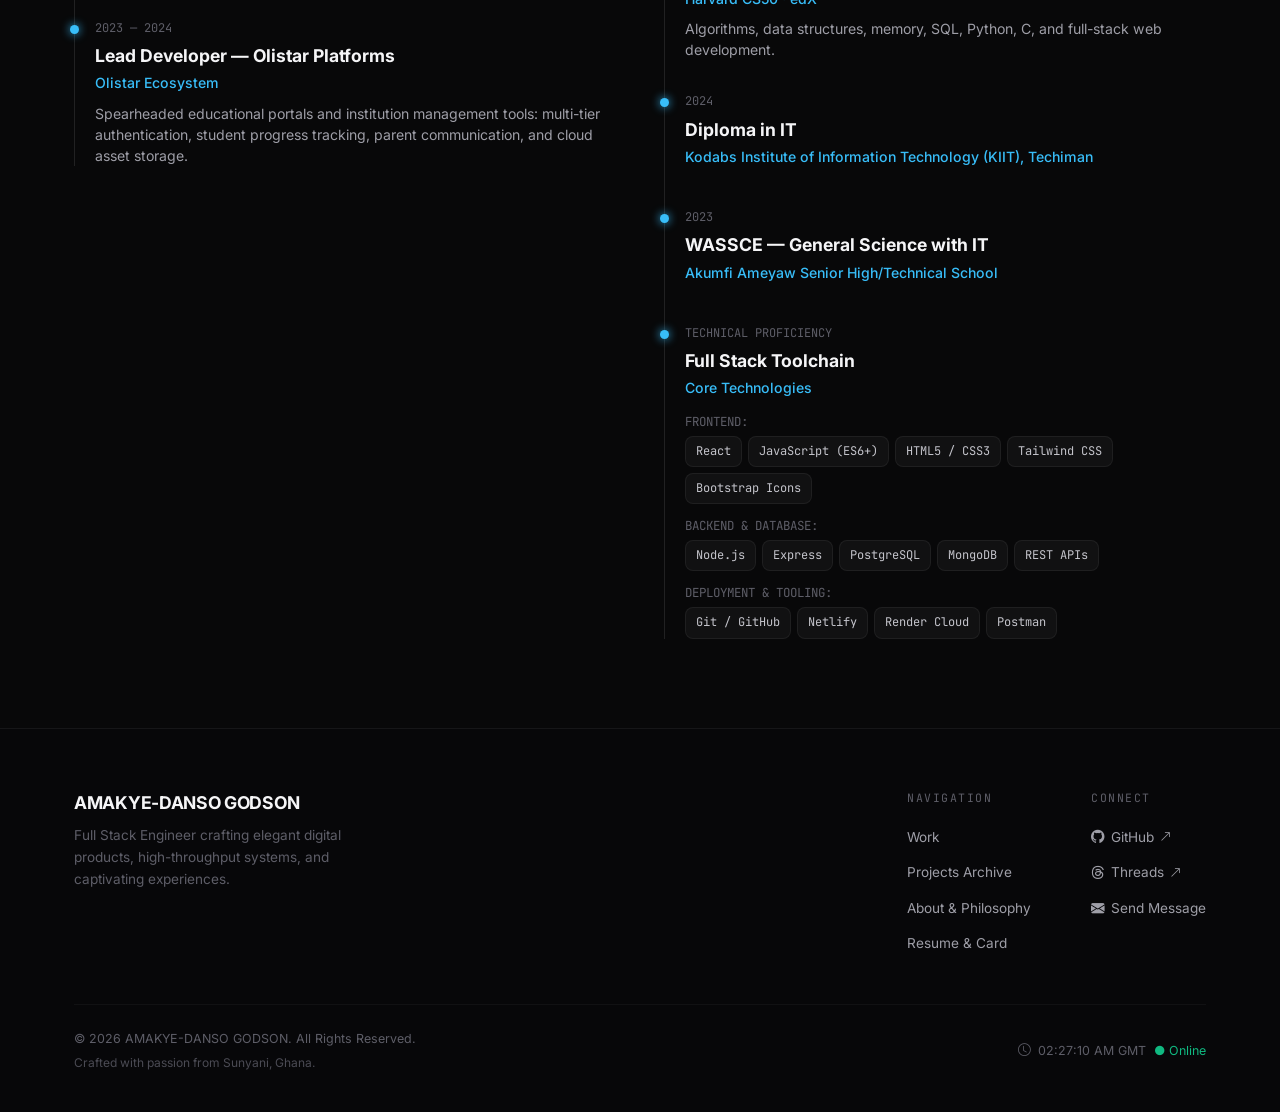
<file: resume.html>
<!DOCTYPE html>
<html lang="en">
<head>
  <meta charset="UTF-8">
  <meta name="viewport" content="width=device-width, initial-scale=1.0">
  <title>Resume & 3D Business Card — AMAKYE-DANSO GODSON</title>
  <meta name="description" content="Official Resume, interactive 3D flipping business card, and technical work experience of Amakye-Danso Godson, Full Stack Engineer.">

  
  <link rel="stylesheet" href="https://cdn.jsdelivr.net/npm/bootstrap-icons@1.11.3/font/bootstrap-icons.min.css">

  
  <link rel="stylesheet" href="css/style.css">
</head>
<body>

  
  <div class="bg-ambient">
    <div class="ambient-gradient-top"></div>
    <div class="ambient-gradient-bottom"></div>
  </div>
  <div class="bg-noise"></div>

  <div class="site-wrapper">

    
    <header class="nav-fixed-container">
      <nav class="nav-bar">
        <a href="index.html" class="nav-left">
          <div class="nav-logo-badge">AD</div>
          <div class="nav-author-info">
            <span class="nav-author-name">AMAKYE-DANSO GODSON</span>
            <span class="nav-author-title">Full Stack Engineer</span>
          </div>
        </a>

        <div class="nav-center">
          <div class="nav-pill-wrapper">
            <a href="index.html" class="nav-link"><i class="bi bi-house-door"></i> Work</a>
            <button type="button" class="desktop-menu-toggle" id="desktopMenuBtn" aria-label="Open more navigation" aria-expanded="false">
              <i class="bi bi-list"></i>
            </button>
            <div class="desktop-nav-dropdown" id="desktopNavDropdown" role="menu" aria-label="More navigation">
              <a href="projects.html" class="desktop-nav-item"><i class="bi bi-grid-fill"></i> Projects</a>
              <a href="about.html" class="desktop-nav-item"><i class="bi bi-person-fill"></i> About</a>
              <a href="resume.html" class="desktop-nav-item active"><i class="bi bi-file-earmark-person"></i> Resume</a>
              <a href="contact.html" class="desktop-nav-item"><i class="bi bi-chat-left-dots"></i> Contact</a>
            </div>
          </div>
        </div>

        <div class="nav-right">
          <button type="button" class="theme-toggle-btn" id="themeToggleBtn" title="Toggle Light/Dark Theme" aria-label="Toggle Light/Dark Theme">
            <i class="bi bi-sun-fill"></i>
          </button>
          <a href="https://github.com/mizzlebankai" target="_blank" rel="noopener noreferrer" class="nav-chip">
            <i class="bi bi-github"></i>
            <span>GitHub</span>
            <i class="bi bi-arrow-up-right external-icon"></i>
          </a>
          <a href="https://www.threads.net/@godson.ad" target="_blank" rel="noopener noreferrer" class="nav-chip">
            <i class="bi bi-threads"></i>
            <span>Threads</span>
            <i class="bi bi-arrow-up-right external-icon"></i>
          </a>
          <a href="https://wa.me/233257933174" target="_blank" rel="noopener noreferrer" class="nav-chip whatsapp-chip" title="Chat on WhatsApp">
            <i class="bi bi-whatsapp"></i>
            <span>WhatsApp</span>
            <i class="bi bi-arrow-up-right external-icon"></i>
          </a>
          <a href="contact.html" class="nav-contact-btn" title="Contact Me">
            <i class="bi bi-envelope-at"></i>
          </a>
          <button class="mobile-nav-toggle" id="mobileMenuBtn" aria-label="Toggle navigation menu">
            <i class="bi bi-list"></i>
          </button>
        </div>
      </nav>
    </header>

    
    <div class="mobile-nav-drawer" id="mobileNavDrawer">
      <div style="display: flex; align-items: center; justify-content: space-between; padding: 10px 16px; background: rgba(255, 255, 255, 0.04); border-radius: var(--radius-md); margin-bottom: 4px;">
        <span style="font-size: 0.9rem; font-weight: 500; color: var(--text-secondary);"><i class="bi bi-circle-half me-2"></i> Theme Switch</span>
        <button type="button" class="theme-toggle-btn" title="Toggle Theme" aria-label="Toggle Theme">
          <i class="bi bi-sun-fill"></i>
        </button>
      </div>
      <a href="index.html" class="mobile-nav-link">
        <span><i class="bi bi-house-door me-2"></i> Home / Work</span>
        <i class="bi bi-chevron-right"></i>
      </a>
      <a href="projects.html" class="mobile-nav-link">
        <span><i class="bi bi-grid-fill me-2"></i> Projects</span>
        <i class="bi bi-chevron-right"></i>
      </a>
      <a href="about.html" class="mobile-nav-link">
        <span><i class="bi bi-person-fill me-2"></i> About Me</span>
        <i class="bi bi-chevron-right"></i>
      </a>
      <a href="resume.html" class="mobile-nav-link active">
        <span><i class="bi bi-file-earmark-person me-2"></i> Resume & Business Card</span>
        <i class="bi bi-chevron-right"></i>
      </a>
      <a href="contact.html" class="mobile-nav-link">
        <span><i class="bi bi-chat-left-dots me-2"></i> Contact</span>
        <i class="bi bi-chevron-right"></i>
      </a>
    </div>

    
    <main style="padding-top: 130px; padding-bottom: 90px;">
      <div class="container">

        
        <div class="section-header" style="text-align: center; flex-direction: column; align-items: center; gap: 10px;">
          <span class="section-overline"><i class="bi bi-file-earmark-person-fill me-1"></i> Professional Profile</span>
          <h1 class="section-title" style="font-size: clamp(2.2rem, 4vw, 3rem);">Curriculum Vitae & Business Card</h1>
          <p class="section-desc" style="text-align: center; max-width: 620px;">
            Full Stack Engineer with hands-on experience building, shipping, and maintaining production applications across education and finance.
          </p>
        </div>

        
        <div class="section-business-card reveal-on-scroll">
          <div style="display: flex; align-items: center; justify-content: center; gap: 8px; margin-bottom: 10px;">
            <span style="font-family: var(--font-mono); font-size: 0.8rem; color: var(--text-secondary);">
              <i class="bi bi-hand-index-thumb me-1"></i> Tap or Click the Card to Flip & Scan QR Code
            </span>
          </div>

          
          <div class="card-flip-stage" id="cardFlipStage" title="Click to flip card">
            <div class="business-card-flipper" id="businessCardFlipper">

              
              <div class="card-face card-face-front">
                <div class="card-front-top">
                  <div class="card-emblem">
                    <div class="nav-logo-badge" style="width: 42px; height: 42px; font-size: 1rem;">AD</div>
                    <div>
                      <div style="font-size: 0.78rem; font-family: var(--font-mono); color: var(--text-muted); text-transform: uppercase;">Engineering Card</div>
                      <div style="font-size: 0.88rem; font-weight: 700; color: #fff;">AMAKYE-DANSO GODSON</div>
                    </div>
                  </div>
                  <div class="card-hologram-chip" title="Holographic Security Chip"></div>
                </div>

                <div class="card-front-name-block">
                  <div class="card-full-name">AMAKYE-DANSO GODSON</div>
                  <div class="card-job-title">Full Stack Engineer & Creative Developer</div>
                </div>

                <div class="card-front-bottom">
                  <div class="card-contact-lines">
                    <span><i class="bi bi-geo-alt me-1"></i> Sunyani, Ghana</span>
                    <span><i class="bi bi-envelope me-1"></i> mizzlebankai@gmail.com</span>
                    <span><i class="bi bi-whatsapp me-1"></i> +233 257 933 174</span>
                  </div>
                  <div class="card-flip-prompt">
                    <span>Scan QR</span>
                    <i class="bi bi-arrow-repeat"></i>
                  </div>
                </div>
              </div>

              
              <div class="card-face card-face-back">
                <div class="qr-scan-title">AMAKYE-DANSO GODSON</div>
                <div class="qr-scan-subtitle">PORTFOLIO DASHBOARD ACCESS</div>

                
                <div class="qr-code-wrapper">
                  <a href="https://godport.netlify.app/" target="_blank" rel="noopener noreferrer" aria-label="Open portfolio website">
                    <img class="qr-code-svg" src="assets/portfolio-qr.png" alt="QR code linking to the portfolio website">
                  </a>

                    <rect x="82" y="72" width="6" height="16" fill="#000000" />
                    <rect x="46" y="82" width="16" height="6" fill="#000000" />
                    <rect x="66" y="82" width="10" height="6" fill="#000000" />
                  </svg>
                </div>

                <div style="font-size: 0.72rem; font-family: var(--font-mono); color: var(--text-secondary);">
                  Scan with your phone camera or click below:
                </div>

                <a href="https://godport.netlify.app/" target="_blank" rel="noopener noreferrer" class="qr-redirect-btn">
                  <i class="bi bi-box-arrow-up-right me-1"></i> Open Portfolio Dashboard
                </a>
              </div>

            </div>
          </div>

          
          <button type="button" class="btn-secondary" id="flipCardTrigger" style="margin-top: 8px;">
            <i class="bi bi-arrow-repeat"></i> Flip Business Card
          </button>
          <button type="button" class="btn-secondary print-card-btn" onclick="window.print()" style="margin-top: 8px;">
            <i class="bi bi-printer"></i> Print Front &amp; Back
          </button>
        </div>

        <div class="resume-action-bar reveal-on-scroll">
          <a href="https://github.com/mizzlebankai" target="_blank" rel="noopener noreferrer" class="btn-primary">
            <i class="bi bi-github"></i> GitHub Profile
          </a>
          <a href="contact.html" class="btn-secondary">
            <i class="bi bi-envelope-check"></i> Request Official PDF
          </a>
          <button type="button" class="btn-secondary copy-email-btn" data-email="mizzlebankai@gmail.com">
            <i class="bi bi-clipboard"></i> Copy Email
          </button>
        </div>

        
        <div class="resume-timeline-grid reveal-on-scroll">

          
          <div>
            <h2 class="timeline-column-title">
              <i class="bi bi-briefcase-fill"></i> Work & Engineering Experience
            </h2>

            <div class="timeline-list">

              <div class="timeline-item">
                <span class="timeline-node"></span>
                <div class="timeline-period">2025 — PRESENT</div>
                <h3 class="timeline-role">IT Support — Web Development</h3>
                <div class="timeline-organization">St. Ambrose College of Education IT Support Team</div>
                <p class="timeline-description">
                  Support campus digital systems as part of the college IT team, with a focus on web development: building and maintaining internal web tools, assisting staff and students with web platforms, and shipping production features for education.
                </p>
              </div>

              <div class="timeline-item">
                <span class="timeline-node"></span>
                <div class="timeline-period">2023 — PRESENT</div>
                <h3 class="timeline-role">Full Stack Engineer</h3>
                <div class="timeline-organization">Independent Projects · Sunyani, Ghana</div>
                <p class="timeline-description">
                  Architected and deployed full-stack platforms including <strong>Olistar Edu</strong>, <strong>Olistar SMS</strong>, and <strong>SlipSmart</strong>. Designed database schemas, REST backends, and interactive UIs hosted on Netlify and Render. Available for full-time roles and remote contracts.
                </p>
              </div>

              <div class="timeline-item">
                <span class="timeline-node"></span>
                <div class="timeline-period">2023 — 2024</div>
                <h3 class="timeline-role">Lead Developer — Olistar Platforms</h3>
                <div class="timeline-organization">Olistar Ecosystem</div>
                <p class="timeline-description">
                  Spearheaded educational portals and institution management tools: multi-tier authentication, student progress tracking, parent communication, and cloud asset storage.
                </p>
              </div>

            </div>
          </div>

          
          <div>
            <h2 class="timeline-column-title">
              <i class="bi bi-mortarboard-fill"></i> Education & Technical Mastery
            </h2>

            <div class="timeline-list">

              <div class="timeline-item">
                <span class="timeline-node"></span>
                <div class="timeline-period">2025 — PRESENT</div>
                <h3 class="timeline-role">B.Ed in JHS Education — ICT Major, Maths Minor</h3>
                <div class="timeline-organization">St. Ambrose College of Education</div>
                <p class="timeline-description">
                  Teacher-education degree with ICT as major and Mathematics as minor, alongside hands-on work on the college IT Support Team (Web Development).
                </p>
              </div>

              <div class="timeline-item">
                <span class="timeline-node"></span>
                <div class="timeline-period">2026</div>
                <h3 class="timeline-role">Web Development</h3>
                <div class="timeline-organization">IBM · edX</div>
                <p class="timeline-description">Professional web development training covering modern frontend and backend application skills.</p>
              </div>

              <div class="timeline-item">
                <span class="timeline-node"></span>
                <div class="timeline-period">2025</div>
                <h3 class="timeline-role">CS50 Computer Science</h3>
                <div class="timeline-organization">Harvard CS50 · edX</div>
                <p class="timeline-description">
                  Algorithms, data structures, memory, SQL, Python, C, and full-stack web development.
                </p>
              </div>

              <div class="timeline-item">
                <span class="timeline-node"></span>
                <div class="timeline-period">2024</div>
                <h3 class="timeline-role">Diploma in IT</h3>
                <div class="timeline-organization">Kodabs Institute of Information Technology (KIIT), Techiman</div>
              </div>

              <div class="timeline-item">
                <span class="timeline-node"></span>
                <div class="timeline-period">2023</div>
                <h3 class="timeline-role">WASSCE — General Science with IT</h3>
                <div class="timeline-organization">Akumfi Ameyaw Senior High/Technical School</div>
              </div>

              
              <div class="timeline-item">
                <span class="timeline-node"></span>
                <div class="timeline-period">TECHNICAL PROFICIENCY</div>
                <h3 class="timeline-role">Full Stack Toolchain</h3>
                <div class="timeline-organization">Core Technologies</div>
                <div style="display: flex; flex-direction: column; gap: 12px; margin-top: 12px;">
                  <div>
                    <div style="font-size: 0.78rem; font-family: var(--font-mono); color: var(--text-muted); margin-bottom: 4px;">FRONTEND:</div>
                    <div style="display: flex; flex-wrap: wrap; gap: 6px;">
                      <span class="tech-chip">React</span>
                      <span class="tech-chip">JavaScript (ES6+)</span>
                      <span class="tech-chip">HTML5 / CSS3</span>
                      <span class="tech-chip">Tailwind CSS</span>
                      <span class="tech-chip">Bootstrap Icons</span>
                    </div>
                  </div>

                  <div>
                    <div style="font-size: 0.78rem; font-family: var(--font-mono); color: var(--text-muted); margin-bottom: 4px;">BACKEND & DATABASE:</div>
                    <div style="display: flex; flex-wrap: wrap; gap: 6px;">
                      <span class="tech-chip">Node.js</span>
                      <span class="tech-chip">Express</span>
                      <span class="tech-chip">PostgreSQL</span>
                      <span class="tech-chip">MongoDB</span>
                      <span class="tech-chip">REST APIs</span>
                    </div>
                  </div>

                  <div>
                    <div style="font-size: 0.78rem; font-family: var(--font-mono); color: var(--text-muted); margin-bottom: 4px;">DEPLOYMENT & TOOLING:</div>
                    <div style="display: flex; flex-wrap: wrap; gap: 6px;">
                      <span class="tech-chip">Git / GitHub</span>
                      <span class="tech-chip">Netlify</span>
                      <span class="tech-chip">Render Cloud</span>
                      <span class="tech-chip">Postman</span>
                    </div>
                  </div>
                </div>
              </div>

            </div>
          </div>

        </div>

      </div>
    </main>

    
    <footer class="site-footer">
      <div class="container">
        <div class="footer-top">
          <div class="footer-brand">
            <div class="footer-logo">AMAKYE-DANSO GODSON</div>
            <p class="footer-tagline">
              Full Stack Engineer crafting elegant digital products, high-throughput systems, and captivating experiences.
            </p>
          </div>

          <div class="footer-links-grid">
            <div>
              <div class="footer-col-title">Navigation</div>
              <ul class="footer-nav-list">
                <li><a href="index.html" class="footer-nav-link">Work</a></li>
                <li><a href="projects.html" class="footer-nav-link">Projects Archive</a></li>
                <li><a href="about.html" class="footer-nav-link">About & Philosophy</a></li>
                <li><a href="resume.html" class="footer-nav-link">Resume & Card</a></li>
              </ul>
            </div>

            <div>
              <div class="footer-col-title">Connect</div>
              <ul class="footer-nav-list">
                <li>
                  <a href="https://github.com/mizzlebankai" target="_blank" rel="noopener noreferrer" class="footer-nav-link">
                    <i class="bi bi-github"></i> GitHub <i class="bi bi-arrow-up-right" style="font-size: 0.7rem;"></i>
                  </a>
                </li>
                <li>
                  <a href="https://www.threads.net/@godson.ad" target="_blank" rel="noopener noreferrer" class="footer-nav-link">
                    <i class="bi bi-threads"></i> Threads <i class="bi bi-arrow-up-right" style="font-size: 0.7rem;"></i>
                  </a>
                </li>
                <li>
                  <a href="contact.html" class="footer-nav-link">
                    <i class="bi bi-envelope-fill"></i> Send Message
                  </a>
                </li>
              </ul>
            </div>
          </div>
        </div>

        <div class="footer-bottom">
          <div class="footer-bottom-left">
            <div>© 2026 AMAKYE-DANSO GODSON. All Rights Reserved.</div>
            <div class="footer-witty">Crafted with passion from Sunyani, Ghana.</div>
          </div>
          <div style="display: flex; align-items: center; gap: 8px;">
            <i class="bi bi-clock"></i>
            <span id="localClock">--:--:-- GMT</span>
            <span style="color: var(--accent-emerald);">● Online</span>
          </div>
        </div>
      </div>
    </footer>

    
    <div class="toast-notice" id="toastNotice">Copied to clipboard!</div>

  </div>

  
  <script src="js/main.js"></script>
</body>
</html>
</file>
<file: css/style.css>
@import url('https://fonts.googleapis.com/css2?family=Inter:wght@300;400;500;600;700;800&family=Playfair+Display:ital,wght@0,600;1,400;1,600&family=JetBrains+Mono:wght@400;500;600&display=swap');

:root {
  
  --bg-black: #080809;
  --bg-deep: #0e0e12;
  --bg-surface: #141418;
  --bg-card: rgba(20, 20, 26, 0.65);
  --bg-card-hover: rgba(26, 26, 34, 0.85);

  
  --border-subtle: rgba(255, 255, 255, 0.08);
  --border-highlight: rgba(255, 255, 255, 0.22);
  --glare-gradient: linear-gradient(90deg, transparent, rgba(255, 255, 255, 0.35), transparent);
  --specular-card-border: linear-gradient(135deg, rgba(255, 255, 255, 0.22) 0%, rgba(255, 255, 255, 0.03) 50%, rgba(255, 255, 255, 0.12) 100%);

  
  --text-primary: #f5f5f7;
  --text-secondary: #9e9ea7;
  --text-muted: #5e5e68;
  --text-accent: #ffffff;

  
  --accent-blue: #38bdf8;
  --accent-indigo: #6366f1;
  --accent-purple: #a855f7;
  --accent-emerald: #10b981;
  --accent-amber: #f59e0b;

  
  --glow-olistar-edu: rgba(56, 189, 248, 0.18);
  --glow-olistar-sms: rgba(129, 140, 248, 0.20);
  --glow-slipsmart: rgba(16, 185, 129, 0.18);

  
  --font-sans: 'Inter', -apple-system, BlinkMacSystemFont, 'Segoe UI', Roboto, sans-serif;
  --font-serif: 'Playfair Display', Georgia, serif;
  --font-mono: 'JetBrains Mono', monospace;

  
  --radius-sm: 8px;
  --radius-md: 14px;
  --radius-lg: 20px;
  --radius-xl: 28px;
  --radius-pill: 9999px;
  --transition: all 0.3s cubic-bezier(0.16, 1, 0.3, 1);
  --transition-fast: all 0.15s ease;
}


[data-theme="light"] {
  --bg-black: #f8f9fa;
  --bg-deep: #f1f2f6;
  --bg-surface: #e9eaef;
  --bg-card: rgba(255, 255, 255, 0.85);
  --bg-card-hover: rgba(255, 255, 255, 0.98);

  --border-subtle: rgba(0, 0, 0, 0.08);
  --border-highlight: rgba(0, 0, 0, 0.18);
  --glare-gradient: linear-gradient(90deg, transparent, rgba(0, 0, 0, 0.15), transparent);
  --specular-card-border: linear-gradient(135deg, rgba(0, 0, 0, 0.15) 0%, rgba(0, 0, 0, 0.03) 50%, rgba(0, 0, 0, 0.1) 100%);

  --text-primary: #121316;
  --text-secondary: #52535e;
  --text-muted: #888996;
  --text-accent: #000000;

  --glow-olistar-edu: rgba(2, 132, 199, 0.1);
  --glow-olistar-sms: rgba(99, 102, 241, 0.12);
  --glow-slipsmart: rgba(16, 185, 129, 0.1);
}

[data-theme="light"] .nav-bar {
  background: rgba(255, 255, 255, 0.88);
  border: 1px solid rgba(0, 0, 0, 0.08);
  box-shadow: 0 16px 40px -10px rgba(0, 0, 0, 0.08);
}
[data-theme="light"] .nav-logo-badge {
  background: linear-gradient(135deg, #f0f0f4 0%, #e2e2ea 100%);
  border-color: rgba(0, 0, 0, 0.1);
  color: #121316;
}
[data-theme="light"] .nav-pill-wrapper {
  background: rgba(0, 0, 0, 0.05);
  border-color: rgba(0, 0, 0, 0.06);
}
[data-theme="light"] .nav-link.active {
  color: #ffffff;
  background: #121316;
  box-shadow: 0 2px 10px rgba(0, 0, 0, 0.2);
}
[data-theme="light"] .nav-chip {
  background: rgba(0, 0, 0, 0.04);
  border-color: rgba(0, 0, 0, 0.08);
  color: #4a4b56;
}
[data-theme="light"] .nav-chip:hover {
  background: rgba(0, 0, 0, 0.08);
  color: #121316;
}
[data-theme="light"] .window-outer-shell {
  background: linear-gradient(145deg, rgba(0, 0, 0, 0.14) 0%, rgba(0, 0, 0, 0.03) 45%, rgba(0, 0, 0, 0.09) 100%);
  box-shadow: 0 30px 70px -15px rgba(0, 0, 0, 0.12);
}
[data-theme="light"] .window-body {
  background: linear-gradient(180deg, #ffffff 0%, #f7f8fb 100%);
}
[data-theme="light"] .window-titlebar {
  background: rgba(0, 0, 0, 0.02);
  border-bottom-color: rgba(0, 0, 0, 0.06);
}
[data-theme="light"] .serif-italic {
  color: #121316;
  text-shadow: none;
}
[data-theme="light"] .hero-subtext-grid {
  border-top-color: rgba(0, 0, 0, 0.08);
}
[data-theme="light"] .hero-tag {
  background: rgba(0, 0, 0, 0.04);
  border-color: rgba(0, 0, 0, 0.08);
  color: #4a4b56;
}
[data-theme="light"] .project-card-inner {
  background: linear-gradient(180deg, #ffffff 0%, #fbfbfc 100%);
  box-shadow: 0 10px 30px rgba(0, 0, 0, 0.04);
}
[data-theme="light"] .project-badge {
  background: rgba(0, 0, 0, 0.05);
  border-color: rgba(0, 0, 0, 0.08);
}
[data-theme="light"] .tech-chip {
  background: rgba(0, 0, 0, 0.04);
  border-color: rgba(0, 0, 0, 0.08);
  color: #4a4b56;
}
[data-theme="light"] .mockup-header {
  background: #f0f1f5;
  border-bottom-color: rgba(0, 0, 0, 0.08);
}
[data-theme="light"] .mockup-address-bar {
  background: rgba(0, 0, 0, 0.06);
  color: #6a6b78;
}
[data-theme="light"] .mockup-visual {
  background: #f8f9fc;
}
[data-theme="light"] .btn-primary {
  background: #121316;
  color: #ffffff;
  box-shadow: 0 4px 15px rgba(0, 0, 0, 0.15);
}
[data-theme="light"] .btn-primary:hover {
  background: #25262c;
}
[data-theme="light"] .btn-secondary {
  background: rgba(0, 0, 0, 0.05);
  border-color: rgba(0, 0, 0, 0.1);
  color: #121316;
}
[data-theme="light"] .btn-secondary:hover {
  background: rgba(0, 0, 0, 0.09);
}
[data-theme="light"] .stack-card {
  background: rgba(255, 255, 255, 0.85);
  border-color: rgba(0, 0, 0, 0.08);
}
[data-theme="light"] .stack-pill {
  background: rgba(0, 0, 0, 0.04);
  color: #4a4b56;
}
[data-theme="light"] .contact-container-box {
  background: rgba(255, 255, 255, 0.9);
  border-color: rgba(0, 0, 0, 0.08);
  box-shadow: 0 20px 50px rgba(0, 0, 0, 0.06);
}
[data-theme="light"] .direct-email-card {
  background: rgba(0, 0, 0, 0.03);
  border-color: rgba(0, 0, 0, 0.08);
}
[data-theme="light"] .form-input, [data-theme="light"] .form-textarea {
  background: rgba(0, 0, 0, 0.02);
  border-color: rgba(0, 0, 0, 0.12);
  color: #121316;
}
[data-theme="light"] .site-footer {
  background: #f0f1f6;
  border-top-color: rgba(0, 0, 0, 0.08);
}
[data-theme="light"] .mobile-nav-drawer {
  background: rgba(255, 255, 255, 0.98);
  border-color: rgba(0, 0, 0, 0.1);
  box-shadow: 0 20px 40px rgba(0, 0, 0, 0.1);
}
[data-theme="light"] .mobile-nav-link {
  background: rgba(0, 0, 0, 0.03);
  color: #52535e;
}
[data-theme="light"] .mobile-nav-link.active {
  background: #121316;
  color: #ffffff;
}
[data-theme="light"] .ambient-gradient-top {
  background: radial-gradient(circle, rgba(99, 102, 241, 0.08) 0%, rgba(56, 189, 248, 0.04) 40%, transparent 70%);
}
[data-theme="light"] .card-face-front {
  background: radial-gradient(circle at 20% 20%, #ffffff 0%, #ececf2 75%);
  border-color: rgba(0, 0, 0, 0.15);
}
[data-theme="light"] .card-full-name {
  color: #121316;
}
[data-theme="light"] .card-front-bottom {
  border-top-color: rgba(0, 0, 0, 0.08);
}
[data-theme="light"] .card-face-back {
  background: #ffffff;
  border-color: rgba(0, 0, 0, 0.15);
}
[data-theme="light"] .qr-scan-title {
  color: #121316;
}


.theme-toggle-btn {
  display: flex;
  align-items: center;
  justify-content: center;
  width: 36px;
  height: 36px;
  border-radius: 50%;
  background: rgba(255, 255, 255, 0.08);
  border: 1px solid var(--border-subtle);
  color: var(--text-primary);
  font-size: 0.95rem;
  transition: var(--transition);
  cursor: pointer;
}

.theme-toggle-btn:hover {
  background: rgba(255, 255, 255, 0.16);
  border-color: rgba(255, 255, 255, 0.3);
  transform: scale(1.08);
}

[data-theme="light"] .theme-toggle-btn {
  background: rgba(0, 0, 0, 0.05);
  border-color: rgba(0, 0, 0, 0.1);
  color: #121316;
}

[data-theme="light"] .theme-toggle-btn:hover {
  background: rgba(0, 0, 0, 0.1);
  border-color: rgba(0, 0, 0, 0.2);
}


.reveal-on-scroll {
  opacity: 0;
  transform: translateY(32px);
  transition: opacity 0.8s cubic-bezier(0.16, 1, 0.3, 1), transform 0.8s cubic-bezier(0.16, 1, 0.3, 1);
  will-change: opacity, transform;
}

.reveal-on-scroll.is-visible {
  opacity: 1;
  transform: translateY(0);
}

.reveal-delay-1 { transition-delay: 0.1s; }
.reveal-delay-2 { transition-delay: 0.2s; }
.reveal-delay-3 { transition-delay: 0.3s; }
.reveal-delay-4 { transition-delay: 0.4s; }


*, *::before, *::after {
  box-sizing: border-box;
  margin: 0;
  padding: 0;
}

html {
  font-size: 16px;
  scroll-behavior: smooth;
  background-color: var(--bg-black);
  color: var(--text-primary);
  font-family: var(--font-sans);
  -webkit-font-smoothing: antialiased;
  -moz-osx-font-smoothing: grayscale;
}

body {
  min-height: 100vh;
  background-color: var(--bg-black);
  overflow-x: hidden;
  position: relative;
  line-height: 1.6;
}


::-webkit-scrollbar {
  width: 6px;
  height: 6px;
}
::-webkit-scrollbar-track {
  background: var(--bg-black);
}
::-webkit-scrollbar-thumb {
  background: rgba(255, 255, 255, 0.15);
  border-radius: var(--radius-pill);
}
::-webkit-scrollbar-thumb:hover {
  background: rgba(255, 255, 255, 0.3);
}

a {
  color: inherit;
  text-decoration: none;
}

img {
  max-width: 100%;
  height: auto;
  display: block;
}

button {
  background: none;
  border: none;
  font: inherit;
  color: inherit;
  cursor: pointer;
}


.bg-ambient {
  position: fixed;
  inset: 0;
  pointer-events: none;
  z-index: 0;
  overflow: hidden;
}

.ambient-gradient-top {
  position: absolute;
  top: -20vh;
  left: 50%;
  transform: translateX(-50%);
  width: 90vw;
  max-width: 1100px;
  height: 60vh;
  background: radial-gradient(circle, rgba(99, 102, 241, 0.12) 0%, rgba(56, 189, 248, 0.06) 40%, transparent 70%);
  filter: blur(80px);
}

.ambient-gradient-bottom {
  position: absolute;
  bottom: 5vh;
  right: 10%;
  width: 50vw;
  max-width: 700px;
  height: 50vh;
  background: radial-gradient(circle, rgba(168, 85, 247, 0.08) 0%, rgba(16, 185, 129, 0.05) 50%, transparent 80%);
  filter: blur(100px);
}

.bg-noise {
  position: fixed;
  inset: 0;
  opacity: 0.025;
  pointer-events: none;
  z-index: 1;
  background-image: url("data:image/svg+xml,%3Csvg viewBox='0 0 200 200' xmlns='http://www.w3.org/2000/svg'%3E%3Cfilter id='noiseFilter'%3E%3CfeTurbulence type='fractalNoise' baseFrequency='0.8' numOctaves='3' stitchTiles='stitch'/%3E%3C/filter%3E%3Crect width='100%25' height='100%25' filter='url(%23noiseFilter)'/%3E%3C/svg%3E");
}


.site-wrapper {
  position: relative;
  z-index: 2;
  display: flex;
  flex-direction: column;
  min-height: 100vh;
}

.container {
  width: 100%;
  max-width: 1180px;
  margin: 0 auto;
  padding: 0 24px;
}


.nav-fixed-container {
  position: fixed;
  top: 20px;
  left: 0;
  width: 100%;
  display: flex;
  justify-content: center;
  z-index: 100;
  padding: 0 16px;
  pointer-events: none;
}

.nav-bar {
  position: relative;
  isolation: isolate;
  pointer-events: auto;
  display: flex;
  align-items: center;
  justify-content: space-between;
  width: 100%;
  max-width: 1100px;
  min-height: 68px;
  padding: 10px 14px 10px 12px;
  background: rgba(15, 18, 24, 0.82);
  backdrop-filter: blur(24px) saturate(180%);
  -webkit-backdrop-filter: blur(24px) saturate(180%);
  border: 1px solid rgba(255, 255, 255, 0.08);
  border-radius: 40px;
  box-shadow: 0 12px 28px -10px rgba(0, 0, 0, 0.56), inset 0 1px 0 rgba(255, 255, 255, 0.05);
  transition: var(--transition);
}

.nav-bar::before {
  content: '';
  position: absolute;
  inset: 1px;
  border-radius: inherit;
  background: linear-gradient(115deg, rgba(255, 255, 255, 0.14), transparent 28%, transparent 68%, rgba(56, 189, 248, 0.08));
  pointer-events: none;
  z-index: -1;
}

.nav-bar > * {
  position: relative;
  z-index: 1;
}

.nav-left {
  display: flex;
  align-items: center;
  gap: 12px;
  padding-left: 4px;
  flex: 1 1 auto;
  min-width: 0;
}

.nav-logo-badge {
  display: flex;
  align-items: center;
  justify-content: center;
  width: 38px;
  height: 38px;
  border-radius: 50%;
  background: linear-gradient(135deg, #1b1b22 0%, #0d0d11 100%);
  border: 1px solid rgba(255, 255, 255, 0.14);
  box-shadow: 0 2px 8px rgba(0, 0, 0, 0.35);
  font-family: var(--font-mono);
  font-weight: 700;
  font-size: 0.8rem;
  letter-spacing: -0.5px;
  color: var(--text-primary);
  transition: var(--transition);
}

.nav-logo-badge:hover {
  border-color: rgba(255, 255, 255, 0.4);
  transform: scale(1.05);
}

.nav-author-info {
  display: flex;
  flex-direction: column;
  min-width: 0;
}

.nav-author-name {
  font-size: 0.9rem;
  font-weight: 600;
  letter-spacing: -0.2px;
  color: var(--text-primary);
  white-space: nowrap;
}

.nav-author-title {
  font-size: 0.72rem;
  font-family: var(--font-mono);
  color: var(--text-muted);
}


.nav-center {
  display: flex;
  align-items: center;
  min-width: 0;
}

.nav-pill-wrapper {
  position: relative;
  display: flex;
  align-items: center;
  background: rgba(255, 255, 255, 0.04);
  border: 1px solid rgba(255, 255, 255, 0.06);
  border-radius: var(--radius-pill);
  padding: 3px;
  gap: 4px;
}

.nav-link {
  position: relative;
  z-index: 2;
  padding: 6px 14px;
  font-size: 0.82rem;
  font-weight: 500;
  color: var(--text-secondary);
  border-radius: var(--radius-pill);
  transition: var(--transition-fast);
  display: flex;
  align-items: center;
  gap: 6px;
}

.nav-link:hover {
  color: var(--text-primary);
}

.nav-link.active {
  color: #0d0d10;
  font-weight: 600;
  background: #ffffff;
  box-shadow: 0 2px 10px rgba(255, 255, 255, 0.3);
}

.desktop-menu-toggle {
  width: 36px;
  height: 36px;
  border-radius: 50%;
  background: rgba(255, 255, 255, 0.06);
  border: 1px solid rgba(255, 255, 255, 0.08);
  color: var(--text-primary);
  display: flex;
  align-items: center;
  justify-content: center;
  transition: var(--transition);
  cursor: pointer;
}

.desktop-menu-toggle:hover {
  background: rgba(255, 255, 255, 0.12);
  border-color: rgba(255, 255, 255, 0.2);
  transform: translateY(-1px);
}

.desktop-nav-dropdown {
  position: absolute;
  top: calc(100% + 12px);
  right: 0;
  min-width: 200px;
  padding: 8px;
  border-radius: 20px;
  background: rgba(15, 18, 24, 0.96);
  border: 1px solid rgba(255, 255, 255, 0.08);
  box-shadow: 0 16px 40px rgba(0, 0, 0, 0.45);
  display: none;
  flex-direction: column;
  gap: 6px;
  z-index: 120;
}

.desktop-nav-dropdown.open {
  display: flex;
}

.desktop-nav-item {
  display: flex;
  align-items: center;
  gap: 8px;
  padding: 10px 12px;
  border-radius: 12px;
  color: var(--text-secondary);
  font-size: 0.82rem;
  font-weight: 500;
  transition: var(--transition-fast);
}

.desktop-nav-item:hover {
  background: rgba(255, 255, 255, 0.05);
  color: var(--text-primary);
}


.nav-right {
  display: flex;
  align-items: center;
  gap: 8px;
  padding-right: 4px;
  flex: 0 0 auto;
}

.nav-chip {
  display: inline-flex;
  align-items: center;
  gap: 6px;
  padding: 6px 12px;
  font-size: 0.78rem;
  font-family: var(--font-mono);
  font-weight: 500;
  color: var(--text-secondary);
  background: rgba(255, 255, 255, 0.05);
  border: 1px solid rgba(255, 255, 255, 0.08);
  border-radius: var(--radius-pill);
  transition: var(--transition);
}

.nav-chip:hover {
  color: var(--text-primary);
  background: rgba(255, 255, 255, 0.1);
  border-color: rgba(255, 255, 255, 0.2);
  transform: translateY(-1px);
}

.nav-chip i {
  font-size: 0.85rem;
}

.nav-chip .external-icon {
  font-size: 0.7rem;
  opacity: 0.6;
  transition: transform 0.2s ease;
}

.nav-chip:hover .external-icon {
  transform: translate(2px, -2px);
  opacity: 1;
}

.whatsapp-chip {
  color: #6ee7a3;
}

.whatsapp-chip:hover {
  color: #b7ffd0;
  border-color: rgba(110, 231, 163, 0.5);
}

.nav-contact-btn {
  display: flex;
  align-items: center;
  justify-content: center;
  width: 38px;
  height: 38px;
  border-radius: 50%;
  background: linear-gradient(135deg, rgba(255, 255, 255, 0.12) 0%, rgba(255, 255, 255, 0.05) 100%);
  border: 1px solid rgba(255, 255, 255, 0.12);
  color: var(--text-primary);
  font-size: 0.95rem;
  transition: var(--transition);
}

.nav-contact-btn:hover {
  background: rgba(255, 255, 255, 0.2);
  border-color: rgba(255, 255, 255, 0.35);
  transform: scale(1.08);
}


.mobile-nav-toggle {
  display: none;
  align-items: center;
  justify-content: center;
  width: 36px;
  height: 36px;
  border-radius: 50%;
  background: rgba(255, 255, 255, 0.08);
  border: 1px solid var(--border-subtle);
  color: var(--text-primary);
  font-size: 1.1rem;
}


.mobile-nav-drawer {
  position: fixed;
  top: 76px;
  left: 16px;
  right: 16px;
  background: rgba(14, 14, 18, 0.96);
  backdrop-filter: blur(24px);
  border: 1px solid var(--border-subtle);
  border-radius: var(--radius-lg);
  padding: 20px;
  box-shadow: 0 20px 40px rgba(0, 0, 0, 0.8);
  z-index: 99;
  display: none;
  flex-direction: column;
  gap: 12px;
  transform: translateY(-10px);
  opacity: 0;
  transition: var(--transition);
  pointer-events: none;
}

.mobile-nav-drawer.open {
  display: flex;
  transform: translateY(0);
  opacity: 1;
  pointer-events: auto;
}

.mobile-nav-link {
  display: flex;
  align-items: center;
  justify-content: space-between;
  padding: 12px 16px;
  font-size: 1rem;
  font-weight: 500;
  color: var(--text-secondary);
  border-radius: var(--radius-md);
  background: rgba(255, 255, 255, 0.03);
}

.mobile-nav-link.active {
  color: #fff;
  background: rgba(255, 255, 255, 0.1);
  font-weight: 600;
}


.section-hero {
  padding-top: 140px;
  padding-bottom: 70px;
  display: flex;
  flex-direction: column;
  align-items: center;
  position: relative;
}


.hero-badge-container {
  margin-bottom: 24px;
  display: inline-flex;
}

.status-pill {
  display: inline-flex;
  align-items: center;
  gap: 10px;
  padding: 8px 18px;
  background: rgba(11, 28, 21, 0.76);
  border: 1px solid rgba(62, 210, 129, 0.46);
  border-radius: var(--radius-pill);
  font-size: 0.82rem;
  font-family: var(--font-mono);
  color: #7ef5c1;
  box-shadow: 0 0 0 1px rgba(110, 231, 163, 0.08) inset;
}

.status-dot {
  width: 8px;
  height: 8px;
  border-radius: 50%;
  background-color: var(--accent-emerald);
  box-shadow: 0 0 10px var(--accent-emerald);
  animation: pulseGlow 2s infinite;
}

@keyframes pulseGlow {
  0%, 100% { opacity: 1; transform: scale(1); }
  50% { opacity: 0.5; transform: scale(0.85); }
}


.window-outer-shell {
  width: 100%;
  max-width: 980px;
  position: relative;
  border-radius: var(--radius-xl);
  padding: 1px;
  background: linear-gradient(145deg, rgba(255, 255, 255, 0.3) 0%, rgba(255, 255, 255, 0.03) 45%, rgba(255, 255, 255, 0.12) 100%);
  box-shadow: 0 30px 80px -15px rgba(0, 0, 0, 0.85), 0 0 40px rgba(99, 102, 241, 0.06);
  overflow: hidden;
}


.glare-edge-top {
  position: absolute;
  top: 0;
  left: 20%;
  right: 20%;
  height: 1px;
  background: var(--glare-gradient);
  z-index: 5;
  pointer-events: none;
}


.window-body {
  position: relative;
  background: linear-gradient(180deg, rgba(22, 22, 28, 0.94) 0%, rgba(13, 13, 16, 0.97) 100%);
  border-radius: calc(var(--radius-xl) - 1px);
  overflow: hidden;
  backdrop-filter: blur(20px);
}


.window-sheen {
  position: absolute;
  top: -100%;
  left: -50%;
  width: 200%;
  height: 300%;
  background: linear-gradient(60deg, transparent 40%, rgba(255, 255, 255, 0.03) 48%, rgba(255, 255, 255, 0.08) 50%, rgba(255, 255, 255, 0.03) 52%, transparent 60%);
  transform: rotate(15deg);
  pointer-events: none;
  animation: sweepSheen 12s infinite ease-in-out;
}

@keyframes sweepSheen {
  0% { transform: translateY(-30%) rotate(15deg); }
  25%, 100% { transform: translateY(40%) rotate(15deg); }
}


.window-titlebar {
  display: flex;
  align-items: center;
  justify-content: space-between;
  padding: 16px 20px;
  border-bottom: 1px solid rgba(255, 255, 255, 0.06);
  background: rgba(255, 255, 255, 0.02);
}

.window-dots {
  display: flex;
  align-items: center;
  gap: 8px;
}

.window-dot {
  width: 12px;
  height: 12px;
  border-radius: 50%;
  display: inline-block;
  box-shadow: 0 1px 2px rgba(0, 0, 0, 0.4);
}

.window-dot.red { background: #ff5f56; border: 1px solid #e0443e; }
.window-dot.yellow { background: #ffbd2e; border: 1px solid #dea123; }
.window-dot.green { background: #27c93f; border: 1px solid #1aab29; }

.window-title {
  font-size: 0.78rem;
  font-family: var(--font-mono);
  color: var(--text-muted);
  letter-spacing: 0.5px;
  text-transform: uppercase;
}

.window-controls {
  display: flex;
  align-items: center;
  gap: 8px;
  color: var(--text-muted);
  font-size: 0.85rem;
}


.window-content {
  padding: 48px 44px;
}

.hero-headline {
  font-size: clamp(2.4rem, 5.5vw, 4.2rem);
  font-weight: 700;
  line-height: 1.1;
  letter-spacing: -1.5px;
  color: var(--text-primary);
  margin-bottom: 24px;
}

.serif-italic {
  font-family: var(--font-serif);
  font-style: italic;
  font-weight: 400;
  color: #ffffff;
  text-shadow: 0 0 30px rgba(255, 255, 255, 0.3);
}

.hero-subtext-grid {
  display: grid;
  grid-template-columns: 1fr 1.2fr;
  gap: 32px;
  align-items: start;
  padding-top: 20px;
  border-top: 1px solid rgba(255, 255, 255, 0.07);
}

.hero-role-block {
  display: flex;
  flex-direction: column;
  gap: 6px;
}

.hero-role-title {
  font-size: 1.15rem;
  font-weight: 600;
  color: var(--text-primary);
}

.hero-role-desc {
  font-size: 0.95rem;
  color: var(--text-secondary);
  line-height: 1.5;
}

.hero-meta-block {
  display: flex;
  flex-direction: column;
  gap: 14px;
}

.hero-highlights {
  display: flex;
  flex-wrap: wrap;
  gap: 10px;
}

.hero-tag {
  display: inline-flex;
  align-items: center;
  gap: 6px;
  padding: 6px 12px;
  background: rgba(255, 255, 255, 0.05);
  border: 1px solid rgba(255, 255, 255, 0.09);
  border-radius: var(--radius-sm);
  font-size: 0.8rem;
  font-family: var(--font-mono);
  color: var(--text-secondary);
}

.hero-tag i {
  color: var(--accent-blue);
}


.scroll-indicator-wrap {
  margin-top: 40px;
  display: flex;
  flex-direction: column;
  align-items: center;
  gap: 8px;
}

.scroll-text {
  font-size: 0.72rem;
  font-family: var(--font-mono);
  letter-spacing: 1.5px;
  color: var(--text-muted);
  text-transform: uppercase;
}

.scroll-icon {
  font-size: 1.2rem;
  color: var(--text-secondary);
  animation: bounceDown 2s infinite;
}

@keyframes bounceDown {
  0%, 20%, 50%, 80%, 100% { transform: translateY(0); }
  40% { transform: translateY(6px); }
  60% { transform: translateY(3px); }
}


.section-projects {
  padding: 80px 0 100px;
  position: relative;
}

.section-header {
  display: flex;
  align-items: flex-end;
  justify-content: space-between;
  margin-bottom: 48px;
  border-bottom: 1px solid rgba(255, 255, 255, 0.08);
  padding-bottom: 20px;
}

.section-title-wrap {
  display: flex;
  flex-direction: column;
  gap: 6px;
}

.section-overline {
  font-family: var(--font-mono);
  font-size: 0.75rem;
  text-transform: uppercase;
  letter-spacing: 1.5px;
  color: var(--accent-blue);
}

.section-title {
  font-size: 2.2rem;
  font-weight: 700;
  letter-spacing: -0.8px;
  color: var(--text-primary);
}

.section-desc {
  font-size: 0.95rem;
  color: var(--text-secondary);
  max-width: 500px;
}


.projects-grid {
  display: flex;
  flex-direction: column;
  gap: 36px;
}

.project-card-outer {
  position: relative;
  border-radius: var(--radius-xl);
  padding: 1px;
  background: var(--specular-card-border);
  transition: var(--transition);
}

.project-card-outer:hover {
  background: linear-gradient(135deg, rgba(255, 255, 255, 0.45) 0%, rgba(255, 255, 255, 0.05) 50%, rgba(255, 255, 255, 0.25) 100%);
  transform: translateY(-4px);
  box-shadow: 0 24px 60px -10px rgba(0, 0, 0, 0.85);
}


.card-ambient-bloom {
  position: absolute;
  inset: 0;
  border-radius: var(--radius-xl);
  opacity: 0;
  filter: blur(40px);
  z-index: 0;
  transition: opacity 0.5s ease;
  pointer-events: none;
}

.project-card-outer:hover .card-ambient-bloom {
  opacity: 0.5;
}

.bloom-edu { background: radial-gradient(circle at 70% 30%, #0284c7, transparent 70%); }
.bloom-sms { background: radial-gradient(circle at 70% 30%, #6366f1, transparent 70%); }
.bloom-slipsmart { background: radial-gradient(circle at 70% 30%, #059669, transparent 70%); }
.bloom-lawrence { background: radial-gradient(circle at 70% 30%, #f59e0b, transparent 70%); }

.project-card-inner {
  position: relative;
  z-index: 1;
  background: linear-gradient(180deg, rgba(20, 20, 25, 0.95) 0%, rgba(12, 12, 16, 0.98) 100%);
  border-radius: calc(var(--radius-xl) - 1px);
  padding: 40px;
  display: grid;
  grid-template-columns: 1fr 1.15fr;
  gap: 40px;
  align-items: center;
  overflow: hidden;
}


.project-content {
  display: flex;
  flex-direction: column;
  gap: 20px;
}

.project-meta-row {
  display: flex;
  align-items: center;
  gap: 12px;
}

.project-badge {
  font-family: var(--font-mono);
  font-size: 0.72rem;
  padding: 4px 10px;
  border-radius: var(--radius-pill);
  background: rgba(255, 255, 255, 0.06);
  border: 1px solid rgba(255, 255, 255, 0.1);
  color: var(--text-secondary);
}

.project-badge.featured {
  background: rgba(56, 189, 248, 0.1);
  border-color: rgba(56, 189, 248, 0.3);
  color: var(--accent-blue);
}

.project-title-row {
  display: flex;
  align-items: center;
  gap: 12px;
}

.project-name {
  font-size: 1.85rem;
  font-weight: 700;
  letter-spacing: -0.5px;
  color: var(--text-primary);
}

.project-arrow-icon {
  font-size: 1.3rem;
  color: var(--text-muted);
  transition: var(--transition);
}

.project-card-outer:hover .project-arrow-icon {
  color: var(--text-primary);
  transform: translate(4px, -4px);
}

.project-description {
  font-size: 0.98rem;
  color: var(--text-secondary);
  line-height: 1.6;
}

.project-tech-stack {
  display: flex;
  flex-wrap: wrap;
  gap: 8px;
}

.tech-chip {
  display: inline-flex;
  align-items: center;
  gap: 6px;
  padding: 5px 10px;
  background: rgba(255, 255, 255, 0.04);
  border: 1px solid rgba(255, 255, 255, 0.06);
  border-radius: var(--radius-sm);
  font-size: 0.75rem;
  font-family: var(--font-mono);
  color: #c4c4cb;
}

.tech-chip i {
  font-size: 0.8rem;
  color: var(--text-muted);
}

.project-actions {
  display: flex;
  align-items: center;
  gap: 14px;
  padding-top: 8px;
}

.btn-primary {
  display: inline-flex;
  align-items: center;
  gap: 8px;
  padding: 10px 20px;
  background: #ffffff;
  color: #0b0b0e;
  font-weight: 600;
  font-size: 0.88rem;
  border-radius: var(--radius-pill);
  transition: var(--transition);
  box-shadow: 0 4px 15px rgba(255, 255, 255, 0.2);
}

.btn-primary:hover {
  background: #eaeaf0;
  transform: translateY(-2px);
  box-shadow: 0 6px 20px rgba(255, 255, 255, 0.35);
}

.btn-secondary {
  display: inline-flex;
  align-items: center;
  gap: 8px;
  padding: 10px 18px;
  background: rgba(255, 255, 255, 0.06);
  border: 1px solid rgba(255, 255, 255, 0.12);
  color: var(--text-primary);
  font-weight: 500;
  font-size: 0.88rem;
  border-radius: var(--radius-pill);
  transition: var(--transition);
}

.btn-secondary:hover {
  background: rgba(255, 255, 255, 0.12);
  border-color: rgba(255, 255, 255, 0.25);
  transform: translateY(-2px);
}


.project-preview-mockup {
  position: relative;
  border-radius: var(--radius-lg);
  padding: 1px;
  background: linear-gradient(135deg, rgba(255, 255, 255, 0.18) 0%, rgba(255, 255, 255, 0.02) 60%, rgba(255, 255, 255, 0.08) 100%);
  overflow: hidden;
  box-shadow: 0 16px 35px rgba(0, 0, 0, 0.6);
}

.mockup-header {
  display: flex;
  align-items: center;
  gap: 6px;
  padding: 10px 14px;
  background: #111116;
  border-bottom: 1px solid rgba(255, 255, 255, 0.06);
}

.mockup-dot {
  width: 9px;
  height: 9px;
  border-radius: 50%;
  background: rgba(255, 255, 255, 0.15);
}

.mockup-address-bar {
  flex-grow: 1;
  margin-left: 8px;
  padding: 3px 12px;
  background: rgba(255, 255, 255, 0.04);
  border-radius: var(--radius-pill);
  font-size: 0.7rem;
  font-family: var(--font-mono);
  color: var(--text-muted);
  overflow: hidden;
  text-overflow: ellipsis;
  white-space: nowrap;
}

.mockup-visual {
  height: 240px;
  background: #16161e;
  display: flex;
  flex-direction: column;
  align-items: center;
  justify-content: center;
  position: relative;
  overflow: hidden;
}


.mockup-inner-hero {
  text-align: center;
  padding: 24px;
  z-index: 2;
}

.mockup-brand-icon {
  width: 54px;
  height: 54px;
  border-radius: 14px;
  margin: 0 auto 14px;
  display: flex;
  align-items: center;
  justify-content: center;
  font-size: 1.6rem;
  color: #fff;
  box-shadow: 0 8px 24px rgba(0, 0, 0, 0.5);
}

.icon-edu { background: linear-gradient(135deg, #0284c7 0%, #0369a1 100%); }
.icon-sms { background: linear-gradient(135deg, #6366f1 0%, #4338ca 100%); }
.icon-slipsmart { background: linear-gradient(135deg, #10b981 0%, #047857 100%); }
.icon-lawrence { background: linear-gradient(135deg, #f59e0b 0%, #d97706 100%); }

.mockup-brand-title {
  font-size: 1.15rem;
  font-weight: 700;
  color: var(--text-primary);
  margin-bottom: 4px;
}

.mockup-brand-desc {
  font-size: 0.78rem;
  font-family: var(--font-mono);
  color: var(--text-muted);
}


.section-stack {
  padding: 60px 0 100px;
}

.stack-grid {
  display: grid;
  grid-template-columns: repeat(4, 1fr);
  gap: 20px;
}

.stack-card {
  padding: 26px 22px;
  background: rgba(18, 18, 24, 0.7);
  border: 1px solid var(--border-subtle);
  border-radius: var(--radius-lg);
  backdrop-filter: blur(16px);
  transition: var(--transition);
}

.stack-card:hover {
  border-color: rgba(255, 255, 255, 0.2);
  transform: translateY(-3px);
  background: rgba(24, 24, 32, 0.85);
}

.stack-card-icon {
  font-size: 1.6rem;
  color: var(--accent-blue);
  margin-bottom: 16px;
}

.stack-card-title {
  font-size: 1.1rem;
  font-weight: 600;
  color: var(--text-primary);
  margin-bottom: 8px;
}

.stack-card-desc {
  font-size: 0.85rem;
  color: var(--text-secondary);
  line-height: 1.5;
  margin-bottom: 16px;
}

.stack-tags {
  display: flex;
  flex-wrap: wrap;
  gap: 6px;
}

.stack-pill {
  font-size: 0.7rem;
  font-family: var(--font-mono);
  padding: 3px 8px;
  border-radius: var(--radius-sm);
  background: rgba(255, 255, 255, 0.05);
  color: #a1a1aa;
}


.section-business-card {
  padding: 60px 0 90px;
  display: flex;
  flex-direction: column;
  align-items: center;
}

.card-flip-stage {
  perspective: 1400px;
  width: 100%;
  max-width: 520px;
  height: 310px;
  margin: 30px auto 20px;
  cursor: pointer;
}

.business-card-flipper {
  position: relative;
  width: 100%;
  height: 100%;
  transform-style: preserve-3d;
  transition: transform 0.85s cubic-bezier(0.34, 1.56, 0.64, 1);
  border-radius: var(--radius-xl);
  box-shadow: 0 30px 70px -15px rgba(0, 0, 0, 0.9), 0 0 30px rgba(99, 102, 241, 0.15);
}

.business-card-flipper.flipped {
  transform: rotateY(180deg);
}

.card-face {
  position: absolute;
  inset: 0;
  width: 100%;
  height: 100%;
  border-radius: var(--radius-xl);
  backface-visibility: hidden;
  -webkit-backface-visibility: hidden;
  padding: 32px 36px;
  display: flex;
  flex-direction: column;
  justify-content: space-between;
  overflow: hidden;
}


.card-face-front {
  background: radial-gradient(circle at 20% 20%, #20202a 0%, #0d0d12 75%);
  border: 1px solid rgba(255, 255, 255, 0.2);
}

.card-face-front::after {
  content: '';
  position: absolute;
  inset: 0;
  background: linear-gradient(120deg, transparent 30%, rgba(255, 255, 255, 0.08) 45%, rgba(255, 255, 255, 0.18) 50%, rgba(255, 255, 255, 0.08) 55%, transparent 70%);
  pointer-events: none;
}

.card-front-top {
  display: flex;
  align-items: center;
  justify-content: space-between;
}

.card-emblem {
  display: flex;
  align-items: center;
  gap: 12px;
}

.card-hologram-chip {
  width: 44px;
  height: 32px;
  border-radius: 6px;
  background: linear-gradient(135deg, #d4af37 0%, #f3e5ab 35%, #aa7c11 70%, #fff 100%);
  box-shadow: 0 2px 6px rgba(0, 0, 0, 0.6);
  position: relative;
  overflow: hidden;
}

.card-hologram-chip::before {
  content: '';
  position: absolute;
  inset: 0;
  background: repeating-linear-gradient(90deg, transparent, transparent 4px, rgba(0, 0, 0, 0.15) 4px, rgba(0, 0, 0, 0.15) 8px);
}

.card-front-name-block {
  margin: auto 0;
}

.card-full-name {
  font-size: 1.45rem;
  font-weight: 800;
  letter-spacing: 0.5px;
  color: #ffffff;
  text-transform: uppercase;
}

.card-job-title {
  font-size: 0.82rem;
  font-family: var(--font-mono);
  color: var(--accent-blue);
  letter-spacing: 0.5px;
}

.card-front-bottom {
  display: flex;
  align-items: flex-end;
  justify-content: space-between;
  border-top: 1px solid rgba(255, 255, 255, 0.08);
  padding-top: 14px;
}

.card-contact-lines {
  display: flex;
  flex-direction: column;
  gap: 4px;
  font-size: 0.75rem;
  font-family: var(--font-mono);
  color: var(--text-secondary);
}

.card-flip-prompt {
  display: flex;
  align-items: center;
  gap: 6px;
  font-size: 0.72rem;
  font-family: var(--font-mono);
  color: #fff;
  background: rgba(255, 255, 255, 0.1);
  padding: 5px 10px;
  border-radius: var(--radius-pill);
  animation: pulsePrompt 2s infinite;
}

@keyframes pulsePrompt {
  0%, 100% { opacity: 0.8; }
  50% { opacity: 1; transform: scale(1.04); }
}


.card-face-back {
  background: #09090c;
  border: 1px solid rgba(255, 255, 255, 0.25);
  transform: rotateY(180deg);
  display: flex;
  flex-direction: column;
  align-items: center;
  justify-content: center;
  text-align: center;
  gap: 12px;
}

.qr-code-wrapper {
  background: #ffffff;
  padding: 10px;
  border-radius: 12px;
  box-shadow: 0 10px 30px rgba(255, 255, 255, 0.2);
  display: flex;
  align-items: center;
  justify-content: center;
  transition: transform 0.2s ease;
}

.qr-code-wrapper:hover {
  transform: scale(1.05);
}

.qr-code-svg {
  width: 120px;
  height: 120px;
  display: block;
}

@media print {
  body {
    background: #ffffff !important;
    color: #000000 !important;
  }

  body > *:not(.site-wrapper),
  .site-wrapper > *:not(main),
  main > *:not(.container),
  .container > *:not(.section-business-card) {
    display: none !important;
  }

  .site-wrapper,
  main,
  .container,
  .section-business-card {
    display: block !important;
    width: 100% !important;
    max-width: none !important;
    padding: 0 !important;
    margin: 0 !important;
  }

  .section-business-card > div:first-child,
  .print-card-btn {
    display: none !important;
  }

  .card-flip-stage {
    display: block !important;
    height: auto !important;
    max-width: none !important;
    margin: 0 !important;
    perspective: none !important;
    cursor: default !important;
  }

  .business-card-flipper {
    display: flex !important;
    gap: 16px;
    width: 100% !important;
    height: auto !important;
    transform: none !important;
    box-shadow: none !important;
  }

  .business-card-flipper .card-face {
    position: relative !important;
    inset: auto !important;
    flex: 1 1 0;
    width: auto !important;
    height: 310px !important;
    transform: none !important;
    backface-visibility: visible !important;
    -webkit-backface-visibility: visible !important;
    print-color-adjust: exact;
    -webkit-print-color-adjust: exact;
  }

  .business-card-flipper .card-face-back {
    display: flex !important;
  }
}

.qr-scan-title {
  font-size: 0.95rem;
  font-weight: 700;
  color: #ffffff;
  letter-spacing: 0.5px;
}

.qr-scan-subtitle {
  font-size: 0.74rem;
  font-family: var(--font-mono);
  color: var(--text-muted);
}

.qr-redirect-btn {
  font-size: 0.75rem;
  font-family: var(--font-mono);
  padding: 4px 12px;
  background: rgba(56, 189, 248, 0.12);
  border: 1px solid rgba(56, 189, 248, 0.3);
  color: var(--accent-blue);
  border-radius: var(--radius-pill);
}


.resume-action-bar {
  display: flex;
  align-items: center;
  justify-content: center;
  gap: 16px;
  margin: 30px 0 60px;
}

.resume-timeline-grid {
  display: grid;
  grid-template-columns: 1fr 1fr;
  gap: 48px;
}

.timeline-column-title {
  display: flex;
  align-items: center;
  gap: 10px;
  font-size: 1.3rem;
  font-weight: 700;
  margin-bottom: 28px;
  color: var(--text-primary);
  border-bottom: 1px solid rgba(255, 255, 255, 0.08);
  padding-bottom: 12px;
}

.timeline-column-title i {
  color: var(--accent-blue);
}

.timeline-list {
  display: flex;
  flex-direction: column;
  gap: 32px;
  position: relative;
  padding-left: 20px;
  border-left: 1px solid rgba(255, 255, 255, 0.1);
}

.timeline-item {
  position: relative;
}

.timeline-node {
  position: absolute;
  top: 6px;
  left: -25px;
  width: 9px;
  height: 9px;
  border-radius: 50%;
  background: var(--accent-blue);
  box-shadow: 0 0 10px var(--accent-blue);
}

.timeline-period {
  font-size: 0.75rem;
  font-family: var(--font-mono);
  color: var(--text-muted);
  margin-bottom: 4px;
}

.timeline-role {
  font-size: 1.1rem;
  font-weight: 700;
  color: var(--text-primary);
  margin-bottom: 2px;
}

.timeline-organization {
  font-size: 0.88rem;
  color: var(--accent-blue);
  font-weight: 500;
  margin-bottom: 8px;
}

.timeline-description {
  font-size: 0.88rem;
  color: var(--text-secondary);
  line-height: 1.5;
}


.contact-container-box {
  max-width: 780px;
  margin: 0 auto;
  padding: 48px;
  background: rgba(18, 18, 24, 0.8);
  border: 1px solid var(--border-subtle);
  border-radius: var(--radius-xl);
  backdrop-filter: blur(20px);
  box-shadow: 0 30px 60px rgba(0, 0, 0, 0.7);
}

.contact-form-grid {
  display: grid;
  grid-template-columns: 1fr 1fr;
  gap: 20px;
  margin-top: 32px;
}

.form-group-full {
  grid-column: 1 / -1;
}

.form-label {
  display: block;
  font-size: 0.78rem;
  font-family: var(--font-mono);
  color: var(--text-secondary);
  margin-bottom: 8px;
  text-transform: uppercase;
  letter-spacing: 0.5px;
}

.form-input, .form-textarea {
  width: 100%;
  padding: 12px 16px;
  background: rgba(255, 255, 255, 0.04);
  border: 1px solid rgba(255, 255, 255, 0.1);
  border-radius: var(--radius-md);
  color: var(--text-primary);
  font-family: var(--font-sans);
  font-size: 0.92rem;
  transition: var(--transition);
}

.form-input:focus, .form-textarea:focus {
  outline: none;
  border-color: rgba(255, 255, 255, 0.35);
  background: rgba(255, 255, 255, 0.07);
  box-shadow: 0 0 0 3px rgba(255, 255, 255, 0.05);
}

.form-textarea {
  min-height: 130px;
  resize: vertical;
}

.direct-email-card {
  display: flex;
  align-items: center;
  justify-content: space-between;
  padding: 16px 20px;
  background: rgba(255, 255, 255, 0.03);
  border: 1px solid rgba(255, 255, 255, 0.08);
  border-radius: var(--radius-md);
  margin-bottom: 12px;
}

.direct-email-left {
  display: flex;
  align-items: center;
  gap: 12px;
}

.copy-pill-btn {
  display: inline-flex;
  align-items: center;
  gap: 6px;
  padding: 6px 14px;
  background: rgba(255, 255, 255, 0.08);
  border: 1px solid rgba(255, 255, 255, 0.15);
  border-radius: var(--radius-pill);
  font-size: 0.8rem;
  font-family: var(--font-mono);
  color: #fff;
  transition: var(--transition);
}

.copy-pill-btn:hover {
  background: rgba(255, 255, 255, 0.2);
}

.contact-export-card {
  display: flex;
  align-items: center;
  justify-content: space-between;
  gap: 16px;
  margin: 24px 0 28px;
  padding: 18px 20px;
  background: linear-gradient(135deg, rgba(56, 189, 248, 0.1), rgba(255, 255, 255, 0.04));
  border: 1px solid rgba(56, 189, 248, 0.22);
  border-radius: var(--radius-md);
}

.contact-export-copy {
  display: flex;
  align-items: center;
  gap: 12px;
  min-width: 0;
}

.contact-export-copy i {
  color: var(--accent-blue);
  font-size: 1.25rem;
}

.contact-export-title {
  color: var(--text-primary);
  font-weight: 600;
}

.contact-export-description {
  margin-top: 2px;
  color: var(--text-secondary);
  font-size: 0.82rem;
}

.contact-export-btn {
  flex: 0 0 auto;
  white-space: nowrap;
}


.site-footer {
  margin-top: auto;
  border-top: 1px solid rgba(255, 255, 255, 0.06);
  padding: 60px 0 40px;
  background: rgba(8, 8, 10, 0.8);
  position: relative;
  z-index: 10;
}

.footer-top {
  display: flex;
  align-items: flex-start;
  justify-content: space-between;
  margin-bottom: 48px;
}

.footer-brand {
  display: flex;
  flex-direction: column;
  gap: 8px;
}

.footer-logo {
  font-size: 1.1rem;
  font-weight: 700;
  letter-spacing: -0.3px;
  color: var(--text-primary);
}

.footer-tagline {
  font-size: 0.85rem;
  color: var(--text-muted);
  max-width: 320px;
}

.footer-links-grid {
  display: flex;
  gap: 60px;
}

.footer-col-title {
  font-size: 0.72rem;
  font-family: var(--font-mono);
  text-transform: uppercase;
  letter-spacing: 1.5px;
  color: var(--text-muted);
  margin-bottom: 16px;
}

.footer-nav-list {
  list-style: none;
  display: flex;
  flex-direction: column;
  gap: 10px;
}

.footer-nav-link {
  font-size: 0.85rem;
  color: var(--text-secondary);
  transition: var(--transition-fast);
  display: inline-flex;
  align-items: center;
  gap: 6px;
}

.footer-nav-link:hover {
  color: var(--text-primary);
  transform: translateX(2px);
}

.footer-bottom {
  display: flex;
  align-items: center;
  justify-content: space-between;
  padding-top: 24px;
  border-top: 1px solid rgba(255, 255, 255, 0.04);
  font-size: 0.78rem;
  color: var(--text-muted);
}

.footer-bottom-left {
  display: flex;
  flex-direction: column;
  gap: 4px;
}

.footer-witty {
  font-size: 0.75rem;
  color: #4b4b54;
}


.toast-notice {
  position: fixed;
  bottom: 24px;
  right: 24px;
  padding: 10px 18px;
  background: #ffffff;
  color: #0d0d10;
  font-family: var(--font-mono);
  font-size: 0.82rem;
  font-weight: 600;
  border-radius: var(--radius-pill);
  box-shadow: 0 10px 30px rgba(0, 0, 0, 0.5);
  z-index: 9999;
  transform: translateY(100px);
  opacity: 0;
  transition: all 0.3s cubic-bezier(0.16, 1, 0.3, 1);
  pointer-events: none;
}

.toast-notice.show {
  transform: translateY(0);
  opacity: 1;
}


@media (min-width: 993px) and (max-width: 1200px) {
  .nav-bar {
    padding: 7px 9px;
  }

  .nav-left {
    min-width: 170px;
    gap: 8px;
  }

  .nav-logo-badge {
    width: 32px;
    height: 32px;
    font-size: 0.75rem;
  }

  .nav-author-name {
    font-size: 0.74rem;
  }

  .nav-author-title {
    font-size: 0.64rem;
  }

  .nav-link {
    padding: 5px 8px;
    font-size: 0.74rem;
    gap: 4px;
  }

  .nav-right,
  .nav-pill-wrapper {
    gap: 5px;
  }

  .nav-chip {
    gap: 4px;
    padding: 5px 8px;
    font-size: 0.68rem;
  }

  .nav-chip i {
    font-size: 0.75rem;
  }
}

@media (max-width: 992px) {
  .nav-bar {
    padding: 8px 12px;
  }
  .nav-center, .nav-right .nav-chip {
    display: none;
  }
  .desktop-menu-toggle,
  .desktop-nav-dropdown {
    display: none !important;
  }
  .mobile-nav-toggle {
    display: flex;
  }
  .hero-subtext-grid {
    grid-template-columns: 1fr;
    gap: 24px;
  }
  .nav-fixed-container {
    top: 12px;
    padding: 0 12px;
  }
  .nav-bar {
    background: rgba(18, 22, 30, 0.58);
    border-color: rgba(255, 255, 255, 0.16);
    box-shadow: 0 18px 40px rgba(0, 0, 0, 0.38), 0 1px 0 rgba(255, 255, 255, 0.14) inset;
  }
  .mobile-nav-drawer {
    top: 70px;
    background: rgba(18, 22, 30, 0.72);
    border-color: rgba(255, 255, 255, 0.16);
    box-shadow: 0 24px 60px rgba(0, 0, 0, 0.5), 0 1px 0 rgba(255, 255, 255, 0.12) inset;
  }
  .project-card-inner {
    grid-template-columns: 1fr;
    padding: 30px;
    gap: 30px;
  }
  .stack-grid {
    grid-template-columns: repeat(2, 1fr);
  }
  .resume-timeline-grid {
    grid-template-columns: 1fr;
    gap: 36px;
  }
}

@media (max-width: 768px) {
  .container {
    padding: 0 16px;
  }
  .section-hero {
    padding-top: 104px;
    padding-bottom: 48px;
  }
  .hero-badge-container {
    width: 100%;
    justify-content: center;
    margin-bottom: 16px;
  }
  .status-pill {
    max-width: 100%;
    text-align: center;
  }
  .window-outer-shell {
    width: 100%;
    border-radius: var(--radius-lg);
  }
  .window-titlebar {
    padding: 12px 14px;
  }
  .window-title {
    max-width: 150px;
    overflow: hidden;
    text-overflow: ellipsis;
    white-space: nowrap;
  }
  .window-content {
    padding: 28px 18px;
  }
  .hero-headline {
    max-width: 100%;
    font-size: clamp(2rem, 10vw, 2.65rem);
    letter-spacing: -0.8px;
    overflow-wrap: anywhere;
  }
  .hero-role-title {
    font-size: 1rem;
  }
  .hero-role-desc {
    font-size: 0.88rem;
  }
  .hero-tag {
    font-size: 0.72rem;
    padding: 6px 9px;
  }
  .section-header {
    flex-direction: column;
    align-items: flex-start;
    gap: 12px;
  }
  .stack-grid {
    grid-template-columns: 1fr;
  }
  .contact-container-box {
    padding: 20px 16px;
  }
  .contact-export-card,
  .direct-email-card {
    align-items: flex-start;
  }
  .contact-export-card {
    flex-direction: column;
    gap: 14px;
  }
  .contact-export-btn {
    width: 100%;
    justify-content: center;
  }
  .direct-email-card {
    flex-wrap: wrap;
    gap: 12px;
  }
  .direct-email-left {
    min-width: 0;
  }
  .direct-email-left > div:last-child {
    min-width: 0;
    overflow-wrap: anywhere;
  }
  .contact-form-grid {
    grid-template-columns: 1fr;
  }
  .footer-top {
    flex-direction: column;
    gap: 32px;
  }
  .footer-bottom {
    flex-direction: column;
    align-items: flex-start;
    gap: 12px;
  }
  .card-flip-stage {
    height: 330px;
  }
  .card-face {
    padding: 24px;
  }
}
</file>
